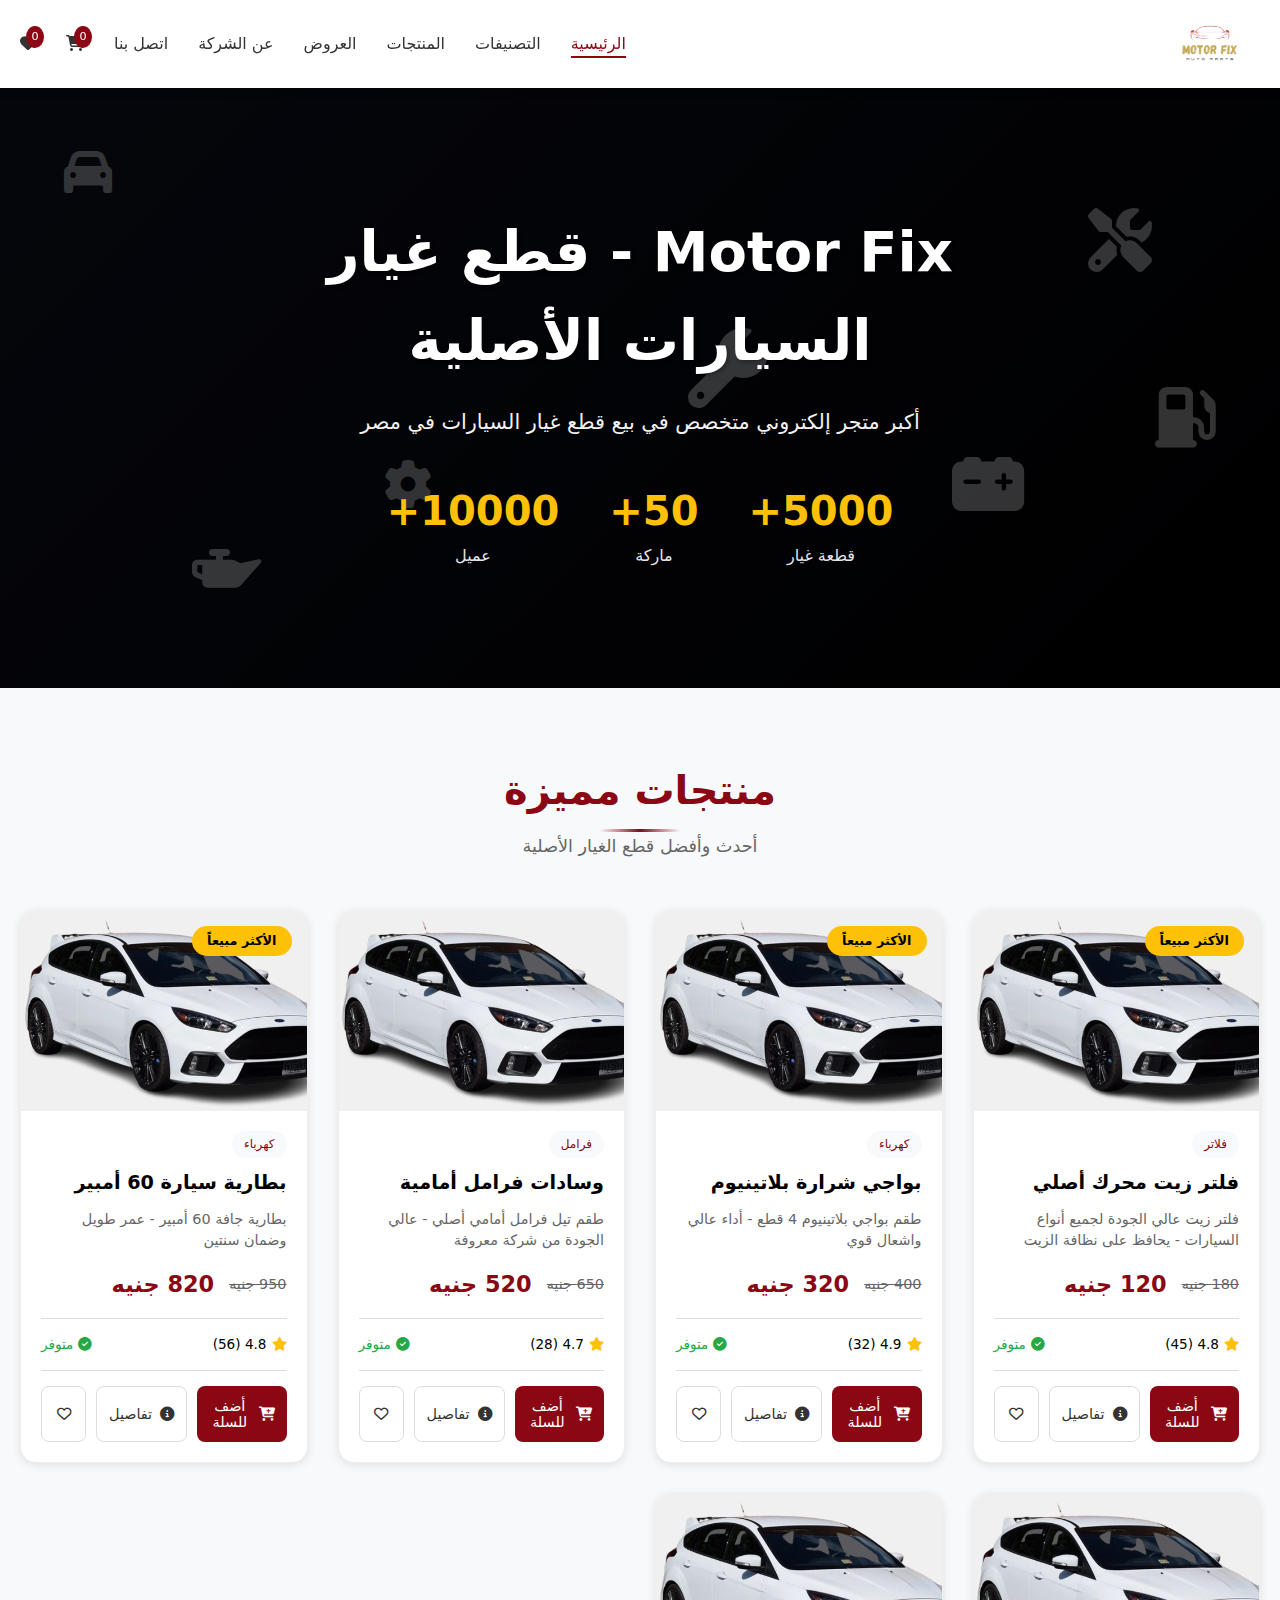
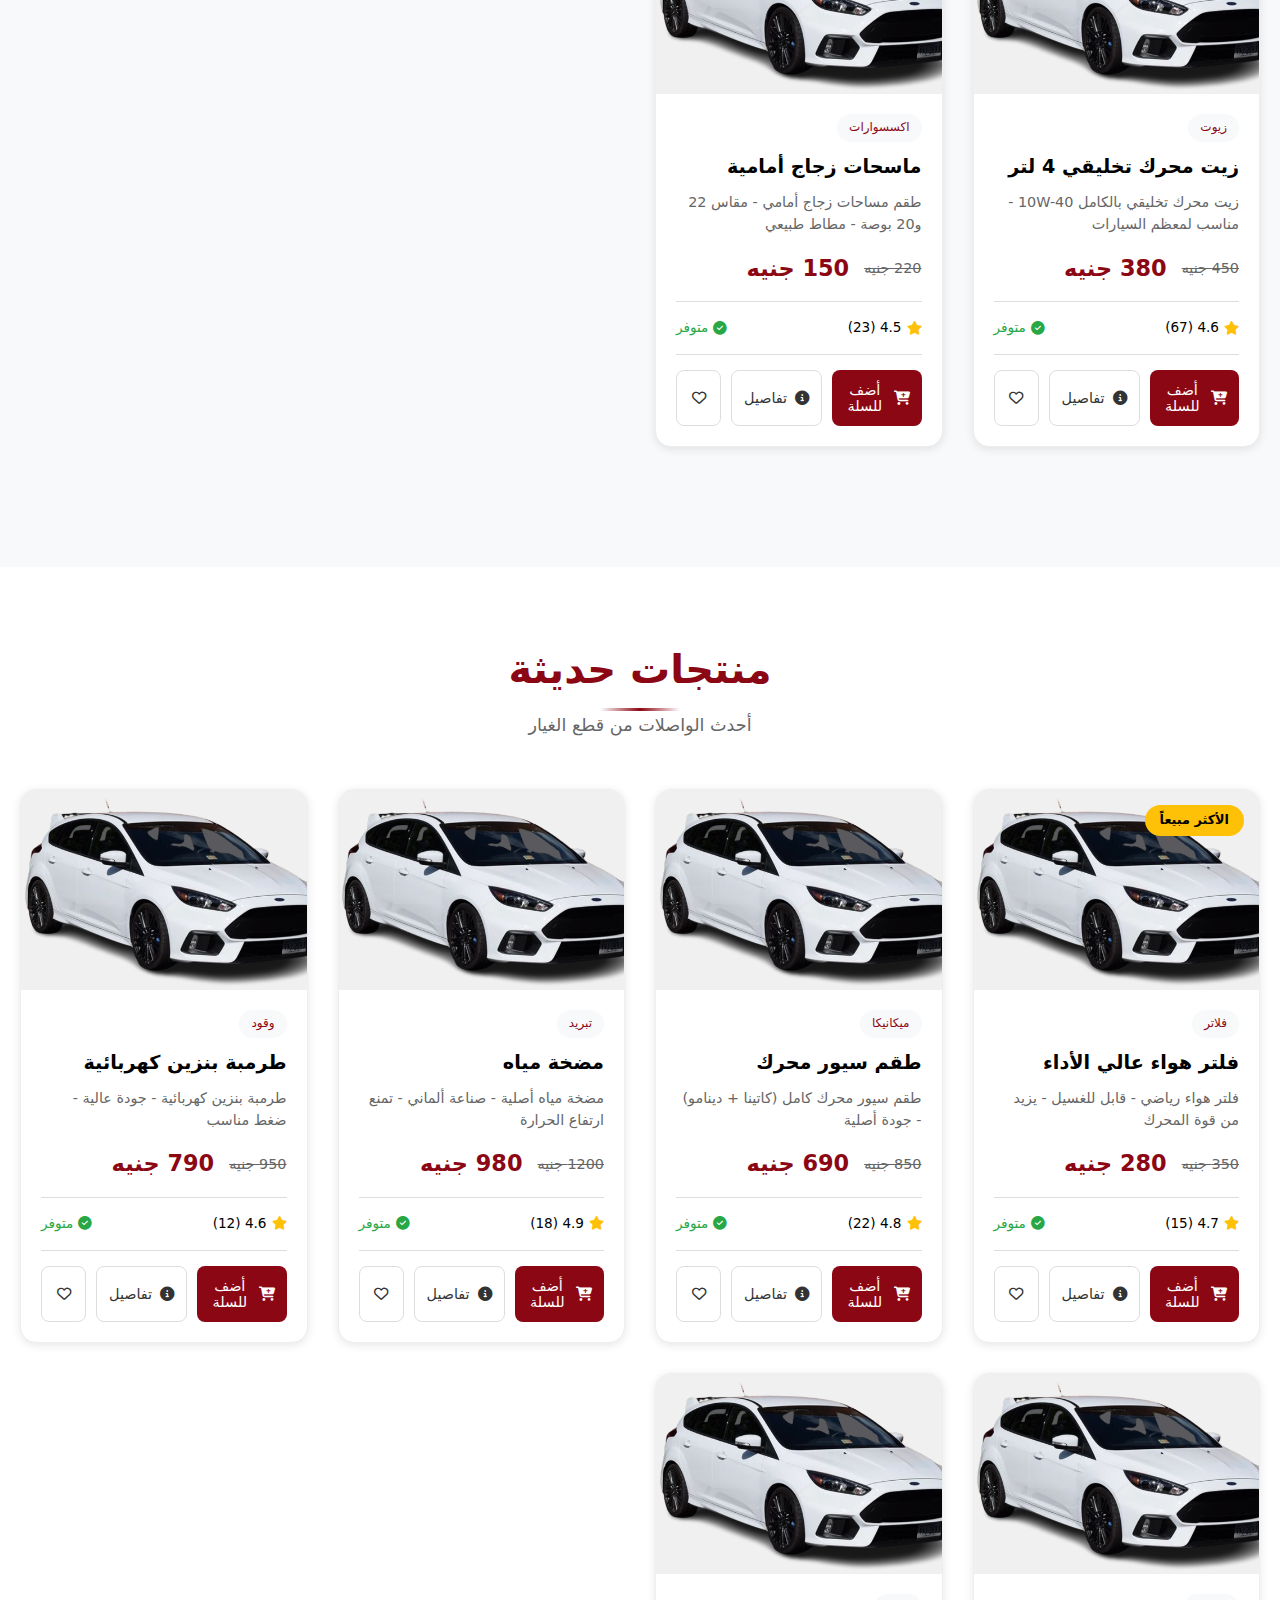
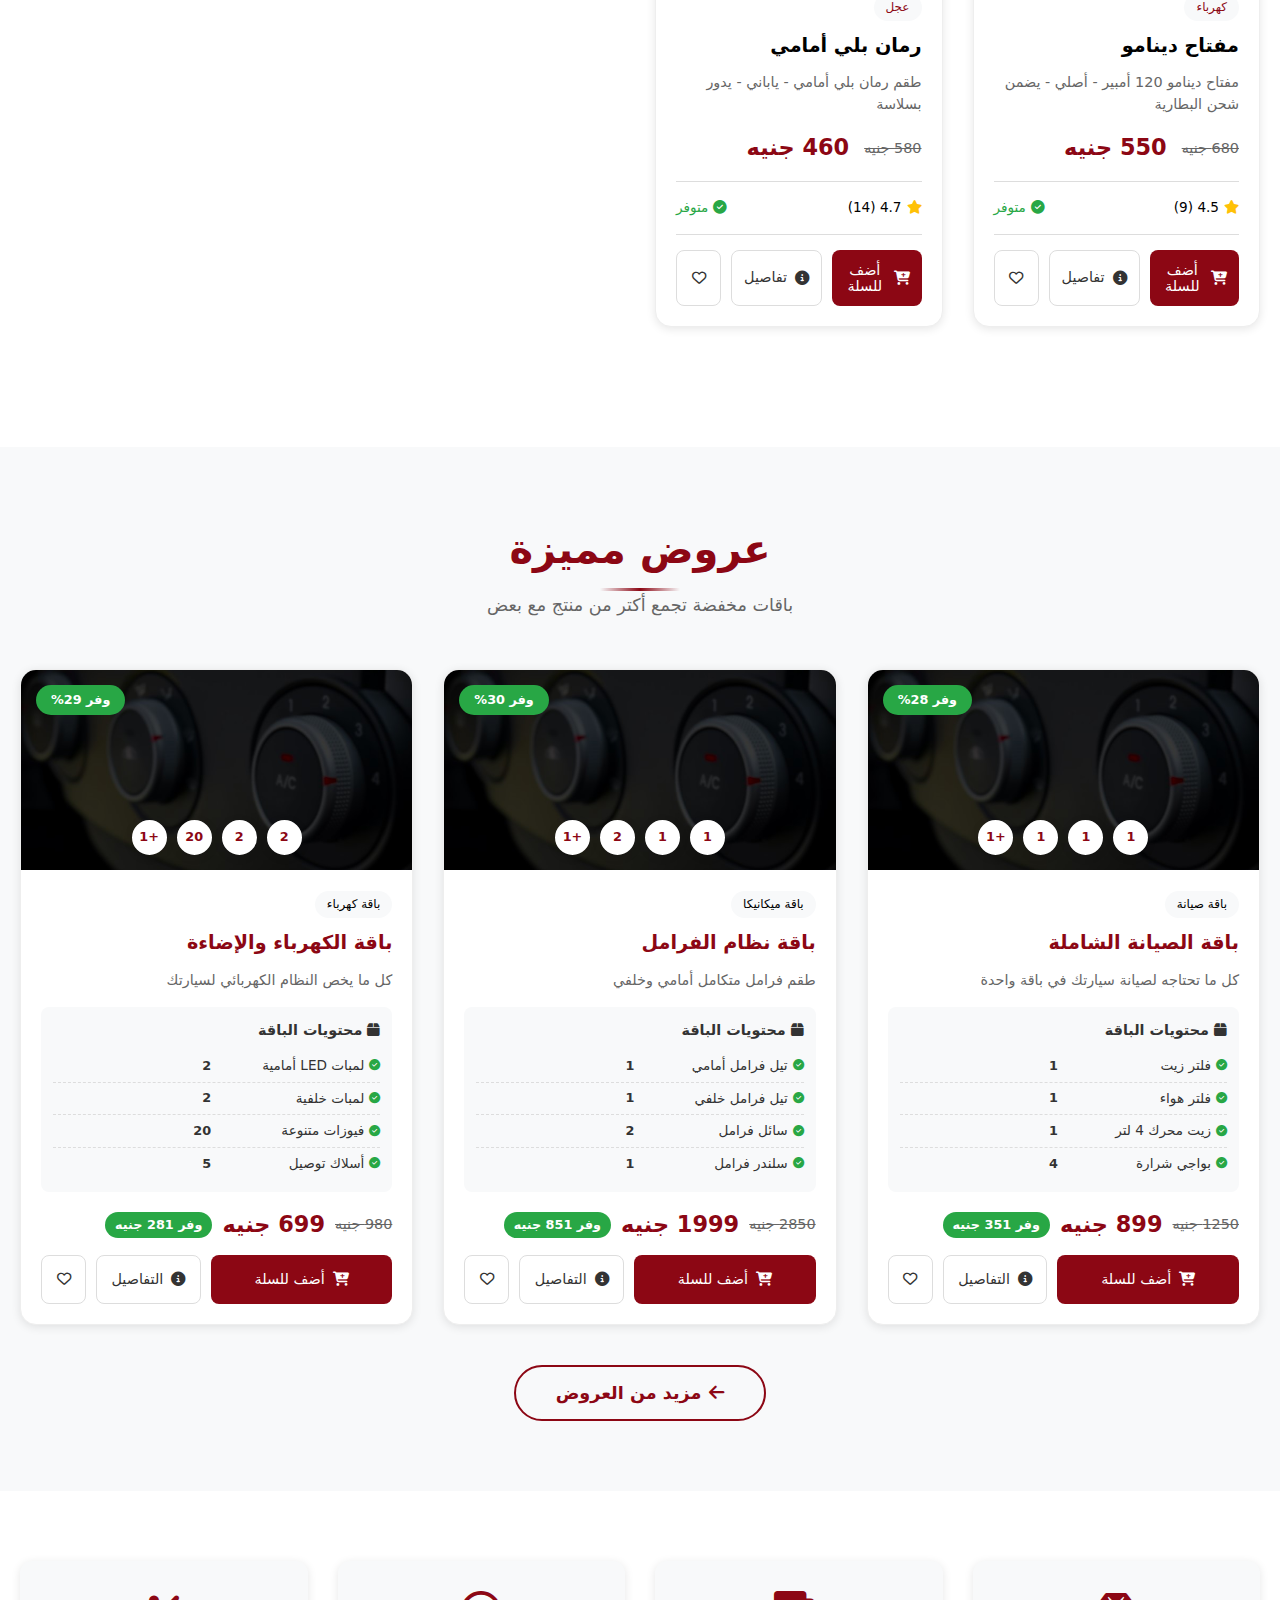
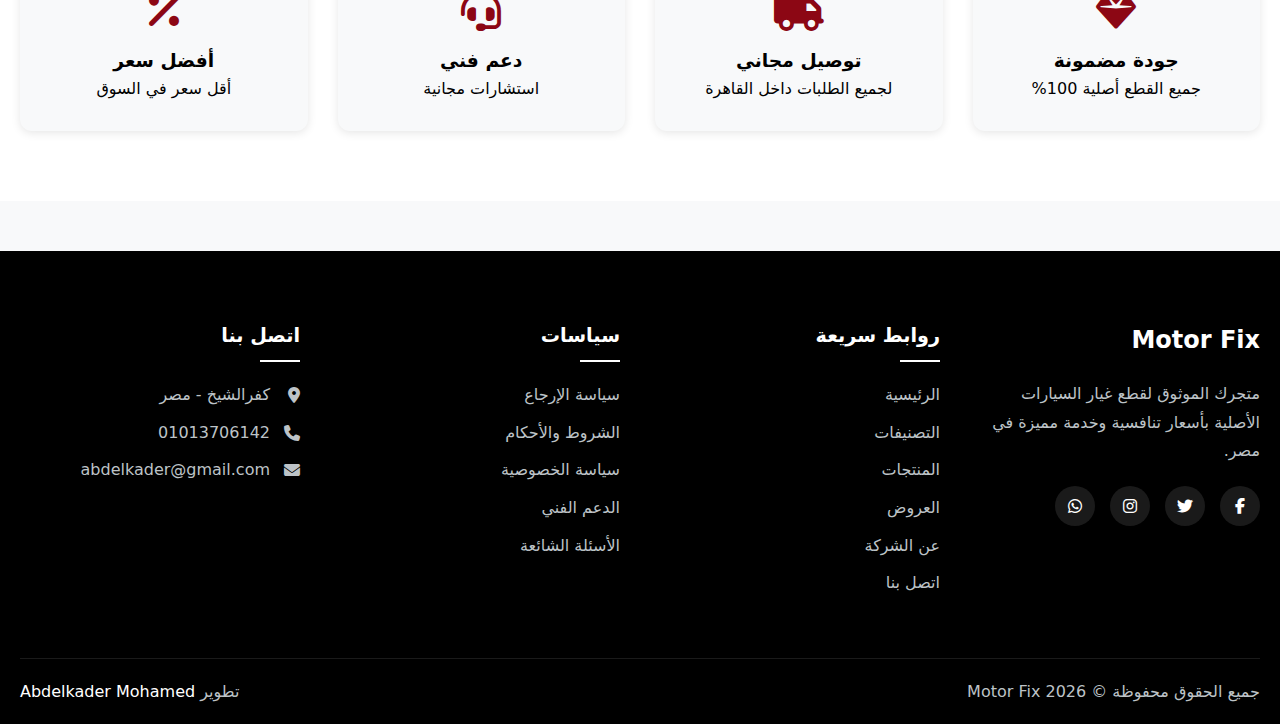
<file: index.html>
<!doctype html>
<html lang="ar" dir="rtl">
  <head>
    <meta charset="UTF-8" />
    <meta name="viewport" content="width=device-width, initial-scale=1.0" />
    <title>Motor Fix - الصفحة الرئيسية</title>
    <link
      rel="stylesheet"
      href="https://cdnjs.cloudflare.com/ajax/libs/font-awesome/6.4.0/css/all.min.css"
    />
    <link rel="stylesheet" href="css/index.css" />
    <!-- Favicons -->
    <link rel="shortcut icon" href="favIcon/favicon.ico" type="image/x-icon" />

    <link
      rel="icon"
      href="favIcon/favicon-16x16.png"
      type="image/png"
      sizes="16x16"
    />
    <link
      rel="icon"
      href="favIcon/favicon-32x32.png"
      type="image/png"
      sizes="32x32"
    />
    <link
      rel="apple-touch-icon"
      sizes="180x180"
      href="favIcon/apple-touch-icon.png"
    />
    <link
      rel="icon"
      type="image/png"
      sizes="192x192"
      href="favIcon/android-chrome-192x192.png"
    />
    <link
      rel="icon"
      type="image/png"
      sizes="512x512"
      href="favIcon/android-chrome-512x512.png"
    />
    <script src="js/index.js" defer></script>
  </head>
  <body>
    <header class="header">
      <div class="container">
        <nav class="navbar">
          <div class="logo">
            <a href="index.html"
              ><img
                src="assets/images/logo.png"
                alt="Motor Fix"
                class="logo-img"
            /></a>
          </div>
          <ul class="nav-links">
            <li><a href="index.html" class="active">الرئيسية</a></li>
            <li><a href="html/categories.html">التصنيفات</a></li>
            <li><a href="html/products.html">المنتجات</a></li>
            <li><a href="html/offers.html">العروض</a></li>
            <li><a href="html/about.html">عن الشركة</a></li>
            <li><a href="html/contact.html">اتصل بنا</a></li>
            <li class="cart-icon">
              <a href="html/cart.html"
                ><i class="fas fa-shopping-cart"></i
                ><span class="cart-count">0</span></a
              >
            </li>
            <li class="favorite-icon">
              <a href="html/fav.html"
                ><i class="fas fa-heart"></i
                ><span class="favorite-count">0</span></a
              >
            </li>
          </ul>
          <div class="mobile-menu-btn"><i class="fas fa-bars"></i></div>
        </nav>
      </div>
    </header>

    <section class="hero-section">
      <div class="moving-icons">
        <i class="fas fa-car moving-icon"></i
        ><i class="fas fa-tools moving-icon"></i
        ><i class="fas fa-oil-can moving-icon"></i>
        <i class="fas fa-car-battery moving-icon"></i
        ><i class="fas fa-cog moving-icon"></i
        ><i class="fas fa-wrench moving-icon"></i>
        <i class="fas fa-gas-pump moving-icon"></i
        ><i class="fas fa-engine moving-icon"></i>
      </div>
      <div class="container">
        <div class="hero-content">
          <h1>Motor Fix - قطع غيار السيارات الأصلية</h1>
          <p>أكبر متجر إلكتروني متخصص في بيع قطع غيار السيارات في مصر</p>
          <div class="hero-stats">
            <div class="stat-item">
              <span class="stat-number">5000+</span
              ><span class="stat-label">قطعة غيار</span>
            </div>
            <div class="stat-item">
              <span class="stat-number">50+</span
              ><span class="stat-label">ماركة</span>
            </div>
            <div class="stat-item">
              <span class="stat-number">10000+</span
              ><span class="stat-label">عميل</span>
            </div>
          </div>
        </div>
      </div>
    </section>

    <section class="section-padding">
      <div class="container">
        <div class="section-header">
          <h2>منتجات مميزة</h2>
          <p>أحدث وأفضل قطع الغيار الأصلية</p>
        </div>
        <div class="products-grid" id="productsGrid"></div>
      </div>
    </section>

    <section
      class="section-padding"
      style="background-color: var(--bg-primary)"
    >
      <div class="container">
        <div class="section-header">
          <h2>منتجات حديثة</h2>
          <p>أحدث الواصلات من قطع الغيار</p>
        </div>
        <div class="products-grid" id="newProductsGrid"></div>
      </div>
    </section>

    <section class="offers-section section-padding">
      <div class="container">
        <div class="section-header">
          <h2>عروض مميزة</h2>
          <p>باقات مخفضة تجمع أكتر من منتج مع بعض</p>
        </div>
        <div class="bundles-grid" id="bundlesGrid"></div>
        <div class="load-more-container">
          <a href="html/offers.html" class="btn-load-more"
            ><i class="fas fa-arrow-left"></i> مزيد من العروض</a
          >
        </div>
      </div>
    </section>

    <section class="features-section">
      <div class="container">
        <div class="features-grid">
          <div class="feature-item">
            <i class="fas fa-gem"></i>
            <h3>جودة مضمونة</h3>
            <p>جميع القطع أصلية 100%</p>
          </div>
          <div class="feature-item">
            <i class="fas fa-truck"></i>
            <h3>توصيل مجاني</h3>
            <p>لجميع الطلبات داخل القاهرة</p>
          </div>
          <div class="feature-item">
            <i class="fas fa-headset"></i>
            <h3>دعم فني</h3>
            <p>استشارات مجانية</p>
          </div>
          <div class="feature-item">
            <i class="fas fa-percent"></i>
            <h3>أفضل سعر</h3>
            <p>أقل سعر في السوق</p>
          </div>
        </div>
      </div>
    </section>

    <!-- Footer -->
    <footer class="footer">
      <div class="container">
        <div class="footer-grid">
          <div class="footer-col">
            <h3>Motor Fix</h3>
            <p>
              متجرك الموثوق لقطع غيار السيارات الأصلية بأسعار تنافسية وخدمة
              مميزة في مصر.
            </p>
            <div class="social-links">
              <a href="#"><i class="fab fa-facebook-f"></i></a>
              <a href="#"><i class="fab fa-twitter"></i></a>
              <a href="#"><i class="fab fa-instagram"></i></a>
              <a href="#"><i class="fab fa-whatsapp"></i></a>
            </div>
          </div>

          <div class="footer-col">
            <h4>روابط سريعة</h4>
            <ul>
              <li><a href="../index.html">الرئيسية</a></li>
              <li><a href="categories.html">التصنيفات</a></li>
              <li><a href="products.html">المنتجات</a></li>
              <li><a href="offers.html">العروض</a></li>
              <li><a href="about.html">عن الشركة</a></li>
              <li><a href="contact.html">اتصل بنا</a></li>
            </ul>
          </div>

          <div class="footer-col">
            <h4>سياسات</h4>
            <ul>
              <li><a href="contact.html">سياسة الإرجاع</a></li>
              <li><a href="contact.html">الشروط والأحكام</a></li>
              <li><a href="contact.html">سياسة الخصوصية</a></li>
              <li><a href="contact.html">الدعم الفني</a></li>
              <li><a href="contact.html">الأسئلة الشائعة</a></li>
            </ul>
          </div>

          <div class="footer-col">
            <h4>اتصل بنا</h4>
            <ul class="contact-info">
              <li>
                <i class="fas fa-map-marker-alt"></i>
                <span>كفرالشيخ - مصر</span>
              </li>
              <li>
                <i class="fas fa-phone"></i>
                <span>01013706142</span>
              </li>
              <li>
                <i class="fas fa-envelope"></i>
                <span>abdelkader@gmail.com</span>
              </li>
            </ul>
          </div>
        </div>

        <div class="footer-bottom">
          <p>
            جميع الحقوق محفوظة &copy;
            <span class="current-year">2026</span> Motor Fix
          </p>
          <p class="developer-credit">
            <a
              href="https://api.whatsapp.com/send?phone=201013706142"
              target="_blank"
              class="developer-link"
            >
              Abdelkader Mohamed 
            </a>
            تطوير
          </p>
        </div>
      </div>
    </footer>
  </body>
</html>
</file>
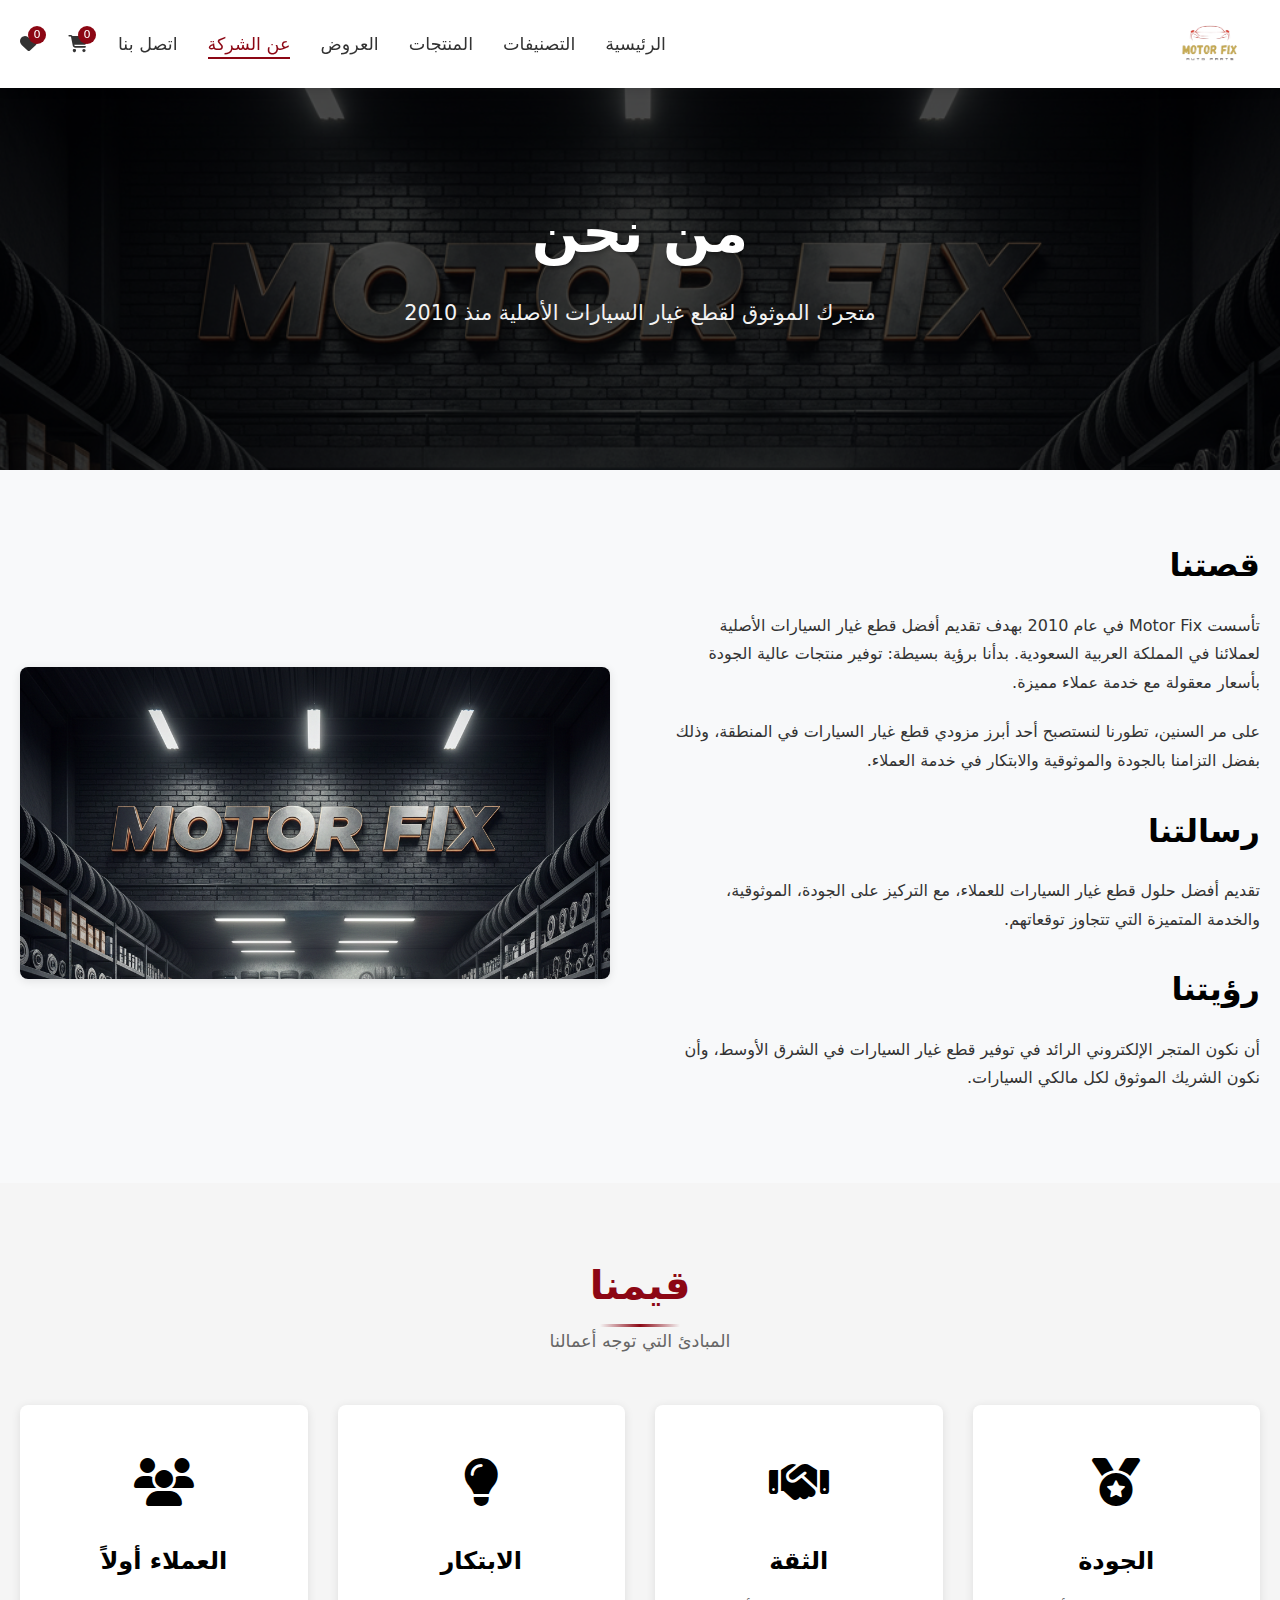
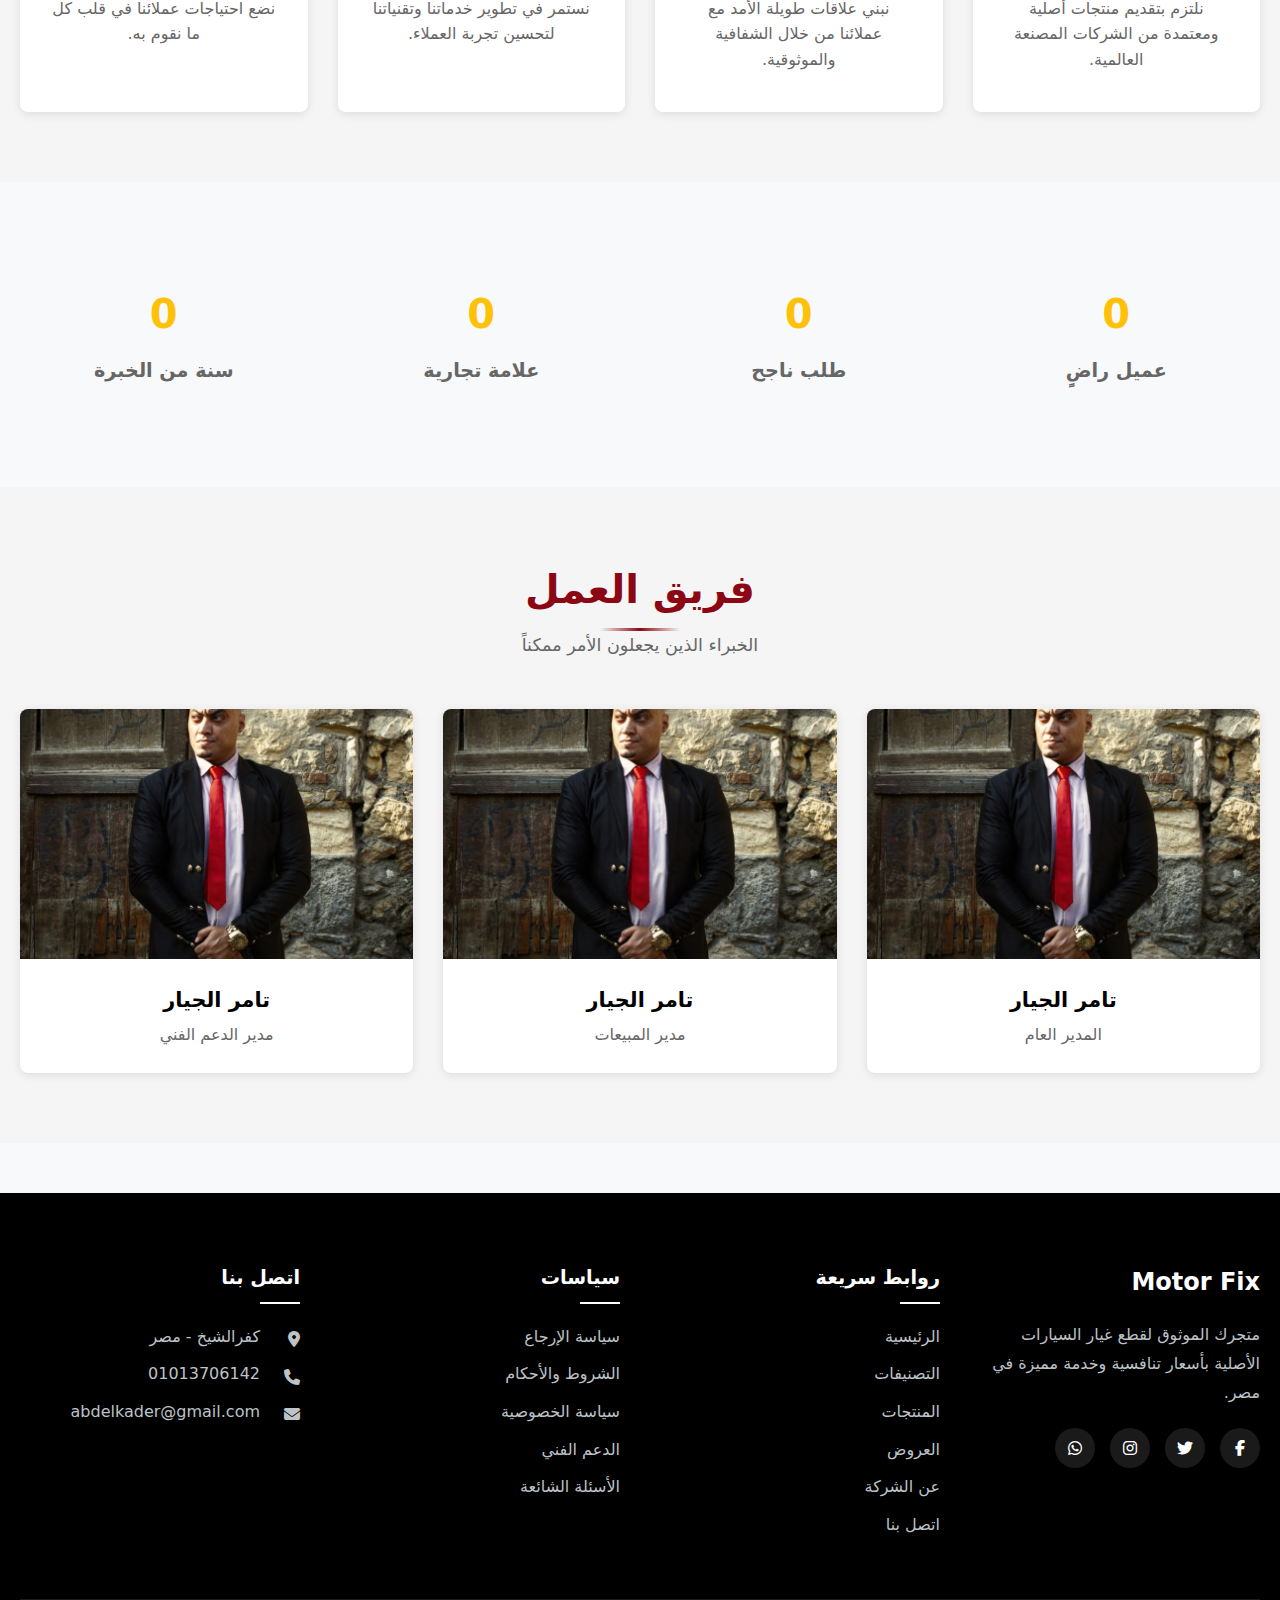
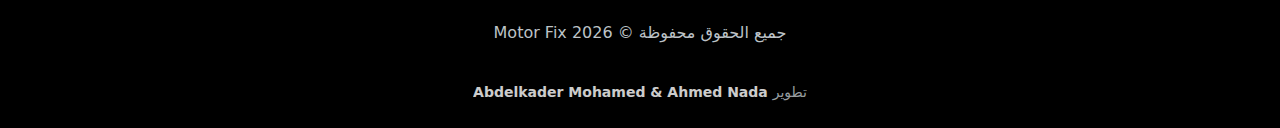
<file: html/about.html>
<!doctype html>
<html lang="ar" dir="rtl">
  <head>
    <meta charset="UTF-8" />
    <meta name="viewport" content="width=device-width, initial-scale=1.0" />
    <title>عن الشركة - Motor Fix</title>
    <link rel="stylesheet" href="../css/about.css" />
    <link rel="stylesheet" href="../css/index.css" />
    <link
      rel="stylesheet"
      href="https://cdnjs.cloudflare.com/ajax/libs/font-awesome/6.4.0/css/all.min.css"
    />
    <!-- Favicons -->
    <link
      rel="shortcut icon"
      href="../favIcon/favicon.ico"
      type="image/x-icon"
    />

    <link
      rel="icon"
      href="../favIcon/favicon-16x16.png"
      type="image/png"
      sizes="16x16"
    />
    <link
      rel="icon"
      href="../favIcon/favicon-32x32.png"
      type="image/png"
      sizes="32x32"
    />
    <link
      rel="apple-touch-icon"
      sizes="180x180"
      href="../favIcon/apple-touch-icon.png"
    />
    <link
      rel="icon"
      type="image/png"
      sizes="192x192"
      href="../favIcon/android-chrome-192x192.png"
    />
    <link
      rel="icon"
      type="image/png"
      sizes="512x512"
      href="../favIcon/android-chrome-512x512.png"
    />
  </head>
  <body>
    <!-- Header -->
    <header class="header">
      <div class="container">
        <nav class="navbar">
          <div class="logo">
            <a href="../index.html">
              <img
                src="../assets/images/logo.png"
                alt="Motor Fix"
                class="logo-img"
              />
            </a>
          </div>

          <ul class="nav-links">
            <li><a href="../index.html">الرئيسية</a></li>
            <li><a href="categories.html">التصنيفات</a></li>
            <li><a href="products.html">المنتجات</a></li>
            <li><a href="offers.html">العروض</a></li>
            <li><a href="about.html" class="active">عن الشركة</a></li>
            <li><a href="contact.html">اتصل بنا</a></li>
            <li class="cart-icon">
              <a href="cart.html">
                <i class="fas fa-shopping-cart"></i>
                <span class="cart-count">0</span>
              </a>
            </li>
            <li class="favorite-icon">
              <a href="fav.html">
                <i class="fas fa-heart"></i>
                <span class="favorite-count">0</span>
              </a>
            </li>
          </ul>

          <div class="mobile-menu-btn">
            <i class="fas fa-bars"></i>
          </div>
        </nav>
      </div>
    </header>

    <!-- About Hero -->
    <section class="about-hero">
      <div class="container">
        <div class="hero-content">
          <h1>من نحن</h1>
          <p>متجرك الموثوق لقطع غيار السيارات الأصلية منذ 2010</p>
        </div>
      </div>
    </section>

    <!-- About Content -->
    <section class="about-content section-padding">
      <div class="container">
        <div class="about-grid">
          <div class="about-text">
            <h2>قصتنا</h2>
            <p>
              تأسست Motor Fix في عام 2010 بهدف تقديم أفضل قطع غيار السيارات
              الأصلية لعملائنا في المملكة العربية السعودية. بدأنا برؤية بسيطة:
              توفير منتجات عالية الجودة بأسعار معقولة مع خدمة عملاء مميزة.
            </p>
            <p>
              على مر السنين، تطورنا لنستصبح أحد أبرز مزودي قطع غيار السيارات في
              المنطقة، وذلك بفضل التزامنا بالجودة والموثوقية والابتكار في خدمة
              العملاء.
            </p>

            <h2>رسالتنا</h2>
            <p>
              تقديم أفضل حلول قطع غيار السيارات للعملاء، مع التركيز على الجودة،
              الموثوقية، والخدمة المتميزة التي تتجاوز توقعاتهم.
            </p>

            <h2>رؤيتنا</h2>
            <p>
              أن نكون المتجر الإلكتروني الرائد في توفير قطع غيار السيارات في
              الشرق الأوسط، وأن نكون الشريك الموثوق لكل مالكي السيارات.
            </p>
          </div>

          <div class="about-image">
            <img src="../assets/images/hero-bg.png" alt="عن Motor Fix" />
          </div>
        </div>
      </div>
    </section>

    <!-- Values Section -->
    <section class="values-section section-padding bg-light">
      <div class="container">
        <div class="section-header">
          <h2>قيمنا</h2>
          <p>المبادئ التي توجه أعمالنا</p>
        </div>

        <div class="values-grid">
          <div class="value-card">
            <div class="value-icon">
              <i class="fas fa-medal"></i>
            </div>
            <h3>الجودة</h3>
            <p>
              نلتزم بتقديم منتجات أصلية ومعتمدة من الشركات المصنعة العالمية.
            </p>
          </div>

          <div class="value-card">
            <div class="value-icon">
              <i class="fas fa-handshake"></i>
            </div>
            <h3>الثقة</h3>
            <p>
              نبني علاقات طويلة الأمد مع عملائنا من خلال الشفافية والموثوقية.
            </p>
          </div>

          <div class="value-card">
            <div class="value-icon">
              <i class="fas fa-lightbulb"></i>
            </div>
            <h3>الابتكار</h3>
            <p>نستمر في تطوير خدماتنا وتقنياتنا لتحسين تجربة العملاء.</p>
          </div>

          <div class="value-card">
            <div class="value-icon">
              <i class="fas fa-users"></i>
            </div>
            <h3>العملاء أولاً</h3>
            <p>نضع احتياجات عملائنا في قلب كل ما نقوم به.</p>
          </div>
        </div>
      </div>
    </section>

    <!-- Stats Section -->
    <section class="stats-section section-padding">
      <div class="container">
        <div class="stats-grid">
          <div class="stat-card">
            <div class="stat-number" data-count="5000">0</div>
            <div class="stat-text">عميل راضٍ</div>
          </div>

          <div class="stat-card">
            <div class="stat-number" data-count="10000">0</div>
            <div class="stat-text">طلب ناجح</div>
          </div>

          <div class="stat-card">
            <div class="stat-number" data-count="50">0</div>
            <div class="stat-text">علامة تجارية</div>
          </div>

          <div class="stat-card">
            <div class="stat-number" data-count="16">0</div>
            <div class="stat-text">سنة من الخبرة</div>
          </div>
        </div>
      </div>
    </section>

    <!-- Team Section -->
    <section class="team-section section-padding bg-light">
      <div class="container">
        <div class="section-header">
          <h2>فريق العمل</h2>
          <p>الخبراء الذين يجعلون الأمر ممكناً</p>
        </div>

        <div class="team-grid">
          <div class="team-card">
            <div class="team-image">
              <img src="../assets/tamer.jpg" alt="مدير عام" />
            </div>
            <div class="team-info">
              <h3>تامر الجيار</h3>
              <p>المدير العام</p>
            </div>
          </div>

          <div class="team-card">
            <div class="team-image">
              <img src="../assets/tamer.jpg" alt="مدير المبيعات" />
            </div>
            <div class="team-info">
              <h3>تامر الجيار</h3>
              <p>مدير المبيعات</p>
            </div>
          </div>

          <div class="team-card">
            <div class="team-image">
              <img src="../assets/tamer.jpg" alt="مدير الدعم الفني" />
            </div>
            <div class="team-info">
              <h3>تامر الجيار</h3>
              <p>مدير الدعم الفني</p>
            </div>
          </div>
        </div>
      </div>
    </section>

    <!-- Footer -->
    <footer class="footer">
      <div class="container">
        <div class="footer-grid">
          <div class="footer-col">
            <h3>Motor Fix</h3>
            <p>
              متجرك الموثوق لقطع غيار السيارات الأصلية بأسعار تنافسية وخدمة
              مميزة في مصر.
            </p>
            <div class="social-links">
              <a href="#"><i class="fab fa-facebook-f"></i></a>
              <a href="#"><i class="fab fa-twitter"></i></a>
              <a href="#"><i class="fab fa-instagram"></i></a>
              <a href="#"><i class="fab fa-whatsapp"></i></a>
            </div>
          </div>

          <div class="footer-col">
            <h4>روابط سريعة</h4>
            <ul>
              <li><a href="../index.html">الرئيسية</a></li>
              <li><a href="categories.html">التصنيفات</a></li>
              <li><a href="products.html">المنتجات</a></li>
              <li><a href="offers.html">العروض</a></li>
              <li><a href="about.html">عن الشركة</a></li>
              <li><a href="contact.html">اتصل بنا</a></li>
            </ul>
          </div>

          <div class="footer-col">
            <h4>سياسات</h4>
            <ul>
              <li><a href="contact.html">سياسة الإرجاع</a></li>
              <li><a href="contact.html">الشروط والأحكام</a></li>
              <li><a href="contact.html">سياسة الخصوصية</a></li>
              <li><a href="contact.html">الدعم الفني</a></li>
              <li><a href="contact.html">الأسئلة الشائعة</a></li>
            </ul>
          </div>

          <div class="footer-col">
            <h4>اتصل بنا</h4>
            <ul class="contact-info">
              <li>
                <i class="fas fa-map-marker-alt"></i>
                <span>كفرالشيخ - مصر</span>
              </li>
              <li>
                <i class="fas fa-phone"></i>
                <span>01013706142</span>
              </li>
              <li>
                <i class="fas fa-envelope"></i>
                <span>abdelkader@gmail.com</span>
              </li>
            </ul>
          </div>
        </div>
        <div class="footer-bottom">
          <p>
            جميع الحقوق محفوظة &copy;
            <span class="current-year">2026</span> Motor Fix
          </p>
          <p class="developer-credit">
            <a
              href="https://api.whatsapp.com/send?phone=201013706142"
              target="_blank"
              class="developer-link"
            >
              Abdelkader Mohamed &
            </a>
            <a
              href="https://api.whatsapp.com/send?phone=201010942959"
              target="_blank"
              class="developer-link"
            >
              Ahmed Nada
            </a>
            تطوير
          </p>
        </div>
      </div>
    </footer>

    <script src="../js/about.js"></script>
  </body>
</html>
</file>
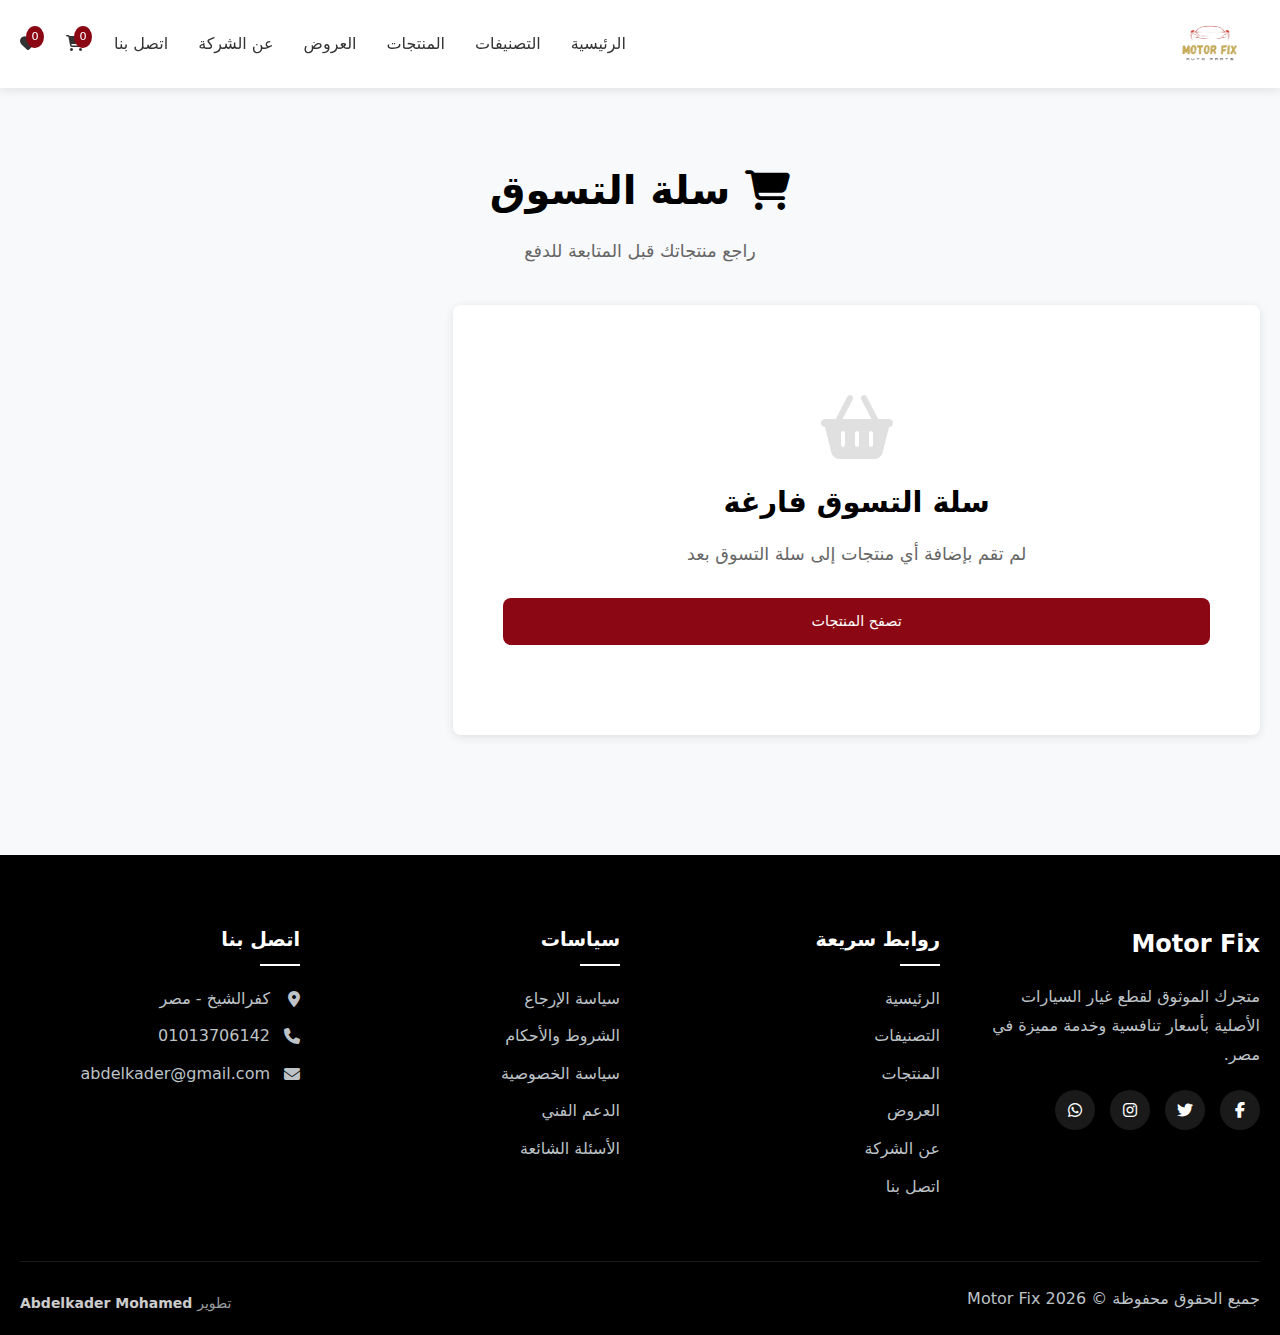
<file: html/cart.html>
<!doctype html>
<html lang="ar" dir="rtl">
  <head>
    <meta charset="UTF-8" />
    <meta name="viewport" content="width=device-width, initial-scale=1.0" />
    <title>سلة التسوق - Motor Fix</title>
    <link rel="stylesheet" href="../css/cart.css" />
    <link rel="stylesheet" href="../css/index.css" />
    <link
      rel="stylesheet"
      href="https://cdnjs.cloudflare.com/ajax/libs/font-awesome/6.4.0/css/all.min.css"
    />
    <!-- Favicons -->
    <link
      rel="shortcut icon"
      href="../favIcon/favicon.ico"
      type="image/x-icon"
    />

    <link
      rel="icon"
      href="../favIcon/favicon-16x16.png"
      type="image/png"
      sizes="16x16"
    />
    <link
      rel="icon"
      href="../favIcon/favicon-32x32.png"
      type="image/png"
      sizes="32x32"
    />
    <link
      rel="apple-touch-icon"
      sizes="180x180"
      href="../favIcon/apple-touch-icon.png"
    />
    <link
      rel="icon"
      type="image/png"
      sizes="192x192"
      href="../favIcon/android-chrome-192x192.png"
    />
    <link
      rel="icon"
      type="image/png"
      sizes="512x512"
      href="../favIcon/android-chrome-512x512.png"
    />
  </head>
  <body>
    <!-- Header -->
    <header class="header">
      <div class="container">
        <nav class="navbar">
          <div class="logo">
            <a href="../index.html">
              <img
                src="../assets/images/logo.png"
                alt="Motor Fix"
                class="logo-img"
              />
            </a>
          </div>

          <ul class="nav-links">
            <li><a href="../index.html">الرئيسية</a></li>
            <li><a href="categories.html">التصنيفات</a></li>
            <li><a href="products.html">المنتجات</a></li>
            <li><a href="offers.html">العروض</a></li>
            <li><a href="about.html">عن الشركة</a></li>
            <li><a href="contact.html">اتصل بنا</a></li>
            <li class="cart-icon active">
              <a href="cart.html">
                <i class="fas fa-shopping-cart"></i>
                <span class="cart-count">0</span>
              </a>
            </li>
            <li class="favorite-icon">
              <a href="fav.html">
                <i class="fas fa-heart"></i>
                <span class="favorite-count">0</span>
              </a>
            </li>
          </ul>

          <div class="mobile-menu-btn">
            <i class="fas fa-bars"></i>
          </div>
        </nav>
      </div>
    </header>

    <!-- Cart Section -->
    <section class="cart-section section-padding">
      <div class="container">
        <div class="cart-header">
          <h1><i class="fas fa-shopping-cart"></i> سلة التسوق</h1>
          <p>راجع منتجاتك قبل المتابعة للدفع</p>
        </div>

        <div class="cart-container">
          <div class="cart-items" id="cartItems">
            <!-- Cart items will be loaded by JavaScript -->
            <div class="cart-empty" id="cartEmpty">
              <i class="fas fa-shopping-basket"></i>
              <h3>سلة التسوق فارغة</h3>
              <p>لم تقم بإضافة أي منتجات إلى سلة التسوق بعد</p>
              <a href="products.html" class="btn btn-primary">تصفح المنتجات</a>
            </div>
          </div>

          <div class="cart-summary" id="cartSummary">
            <h3>ملخص الطلب</h3>
            <div class="summary-details">
              <div class="summary-row">
                <span>عدد المنتجات:</span>
                <span id="itemsCount">0</span>
              </div>
              <div class="summary-row">
                <span>المجموع الفرعي:</span>
                <span id="subtotal">0 جنيه</span>
              </div>
              <div class="summary-row">
                <span>رسوم الشحن:</span>
                <span id="shipping">25 جنيه</span>
              </div>
              <div class="summary-row total">
                <span>المجموع الكلي:</span>
                <span id="total">25 جنيه</span>
              </div>
            </div>
            <a
              href="checkout.html"
              class="btn btn-primary btn-checkout"
              id="checkoutBtn"
              >متابعة الدفع</a
            >
            <a href="products.html" class="btn btn-secondary">متابعة التسوق</a>
          </div>
        </div>
      </div>
    </section>

    <!-- Footer -->
    <footer class="footer">
      <div class="container">
        <div class="footer-grid">
          <div class="footer-col">
            <h3>Motor Fix</h3>
            <p>
              متجرك الموثوق لقطع غيار السيارات الأصلية بأسعار تنافسية وخدمة
              مميزة في مصر.
            </p>
            <div class="social-links">
              <a href="#"><i class="fab fa-facebook-f"></i></a>
              <a href="#"><i class="fab fa-twitter"></i></a>
              <a href="#"><i class="fab fa-instagram"></i></a>
              <a href="#"><i class="fab fa-whatsapp"></i></a>
            </div>
          </div>

          <div class="footer-col">
            <h4>روابط سريعة</h4>
            <ul>
              <li><a href="../index.html">الرئيسية</a></li>
              <li><a href="categories.html">التصنيفات</a></li>
              <li><a href="products.html">المنتجات</a></li>
              <li><a href="offers.html">العروض</a></li>
              <li><a href="about.html">عن الشركة</a></li>
              <li><a href="contact.html">اتصل بنا</a></li>
            </ul>
          </div>

          <div class="footer-col">
            <h4>سياسات</h4>
            <ul>
              <li><a href="contact.html">سياسة الإرجاع</a></li>
              <li><a href="contact.html">الشروط والأحكام</a></li>
              <li><a href="contact.html">سياسة الخصوصية</a></li>
              <li><a href="contact.html">الدعم الفني</a></li>
              <li><a href="contact.html">الأسئلة الشائعة</a></li>
            </ul>
          </div>

          <div class="footer-col">
            <h4>اتصل بنا</h4>
            <ul class="contact-info">
              <li>
                <i class="fas fa-map-marker-alt"></i>
                <span>كفرالشيخ - مصر</span>
              </li>
              <li>
                <i class="fas fa-phone"></i>
                <span>01013706142</span>
              </li>
              <li>
                <i class="fas fa-envelope"></i>
                <span>abdelkader@gmail.com</span>
              </li>
            </ul>
          </div>
        </div>
        <div class="footer-bottom">
          <p>
            جميع الحقوق محفوظة &copy;
            <span class="current-year">2026</span> Motor Fix
          </p>
           <p class="developer-credit">
            <a
              href="https://api.whatsapp.com/send?phone=201013706142"
              target="_blank"
              class="developer-link"
            >
              Abdelkader Mohamed 
            </a>
            تطوير
          </p>
        </div>
      </div>
    </footer>
    <script src="../js/cart.js"></script>
  </body>
</html>
</file>
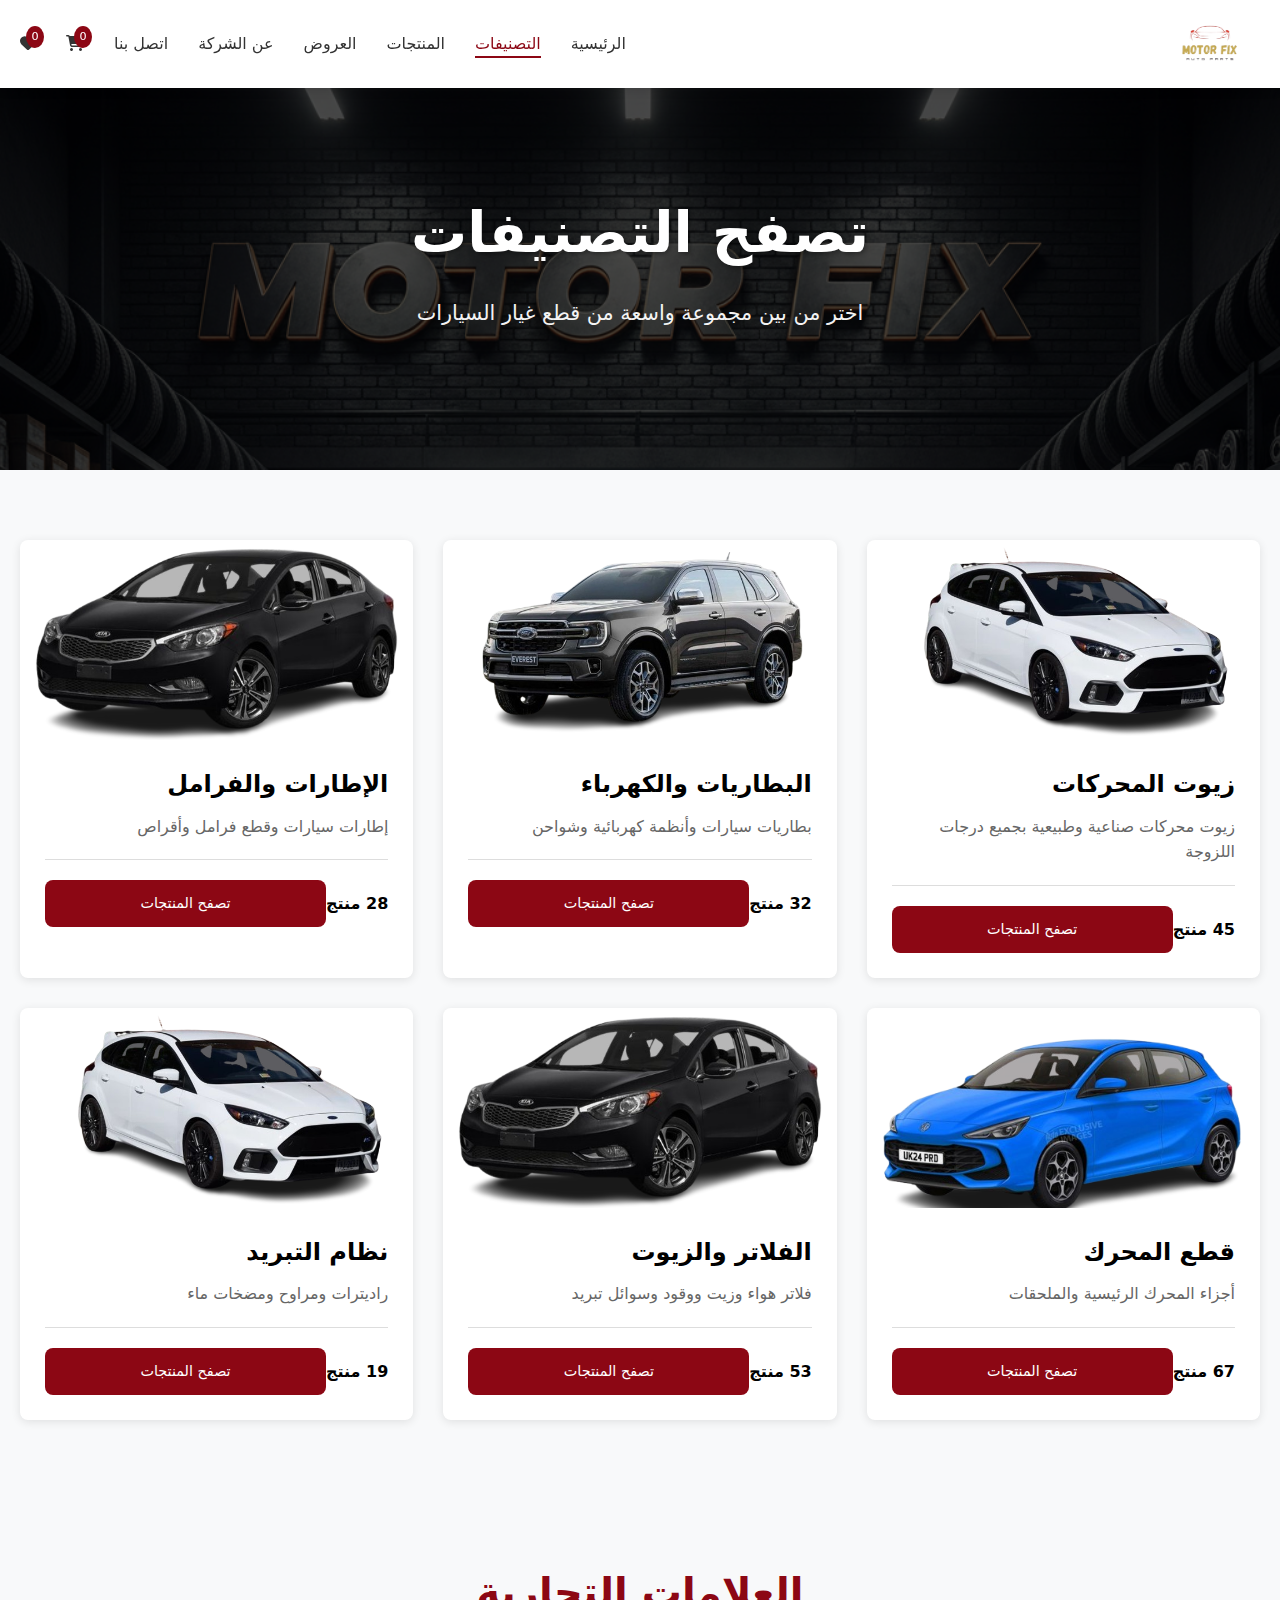
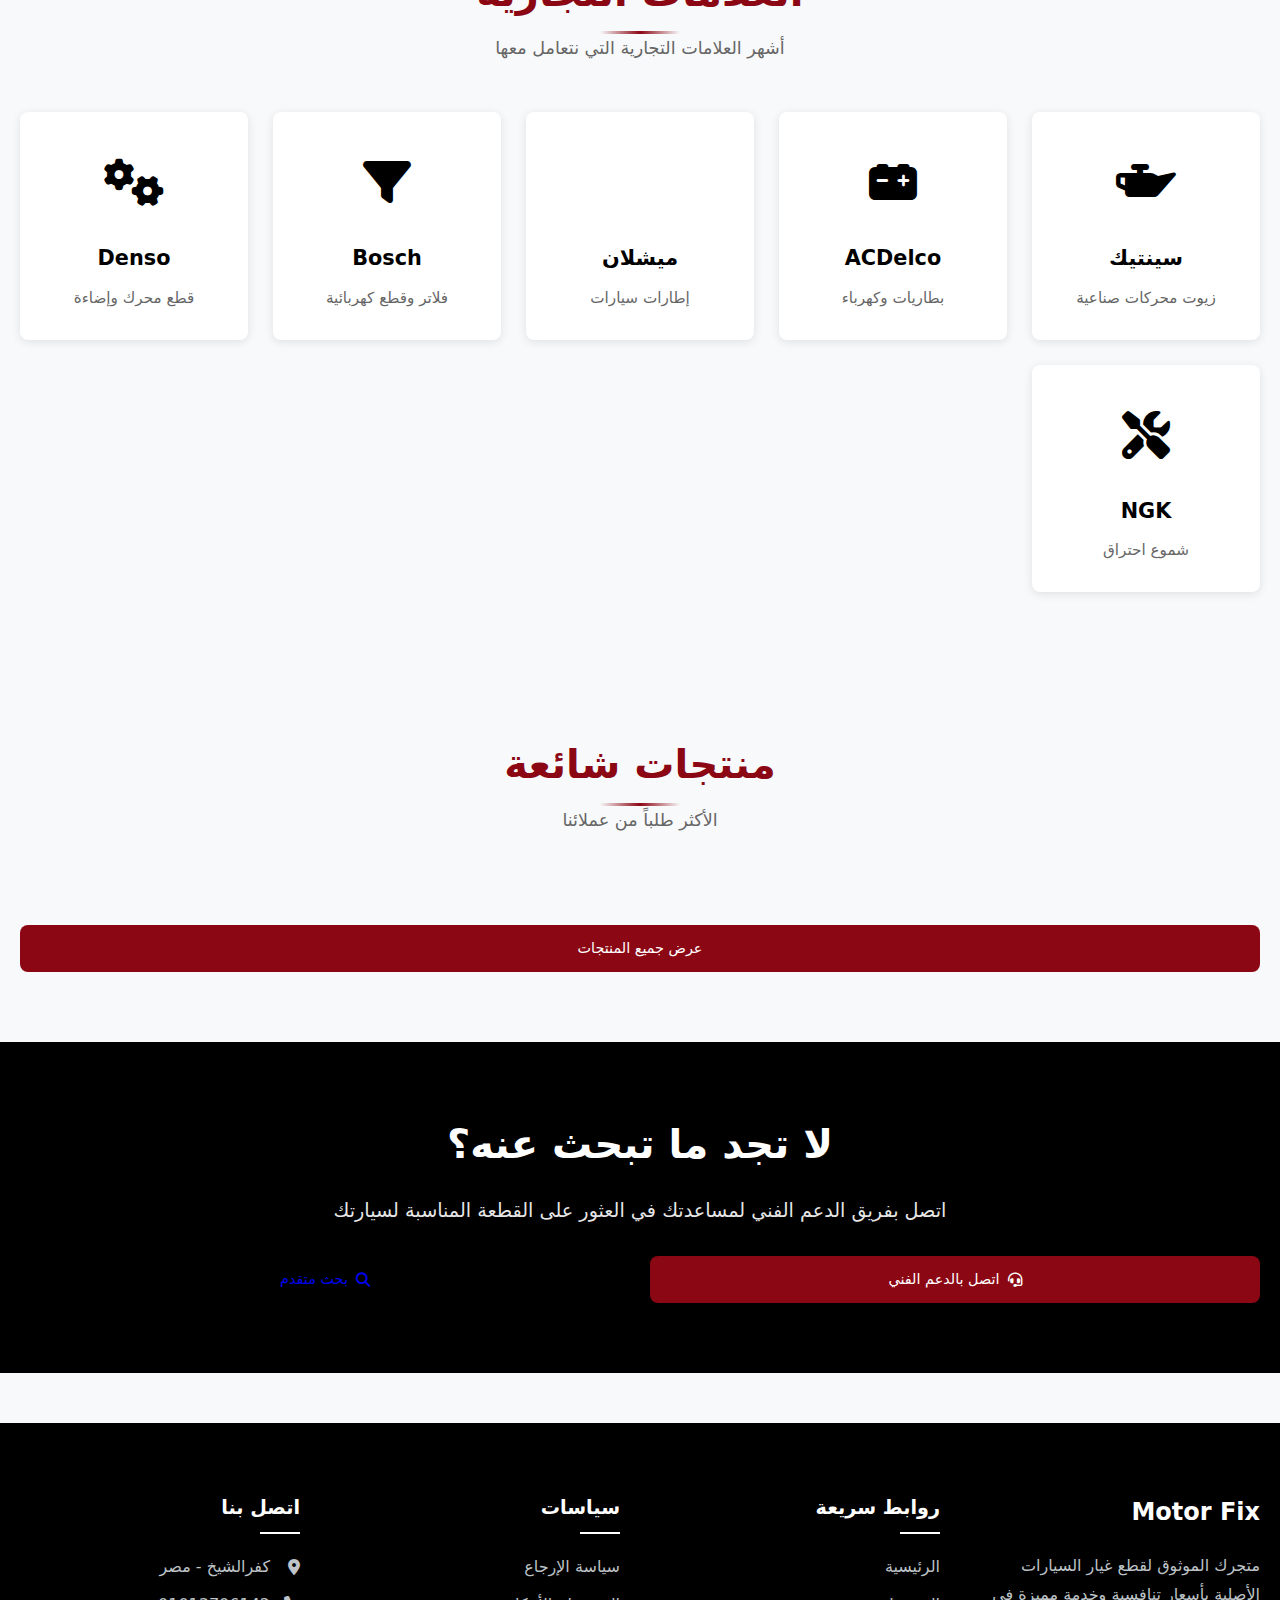
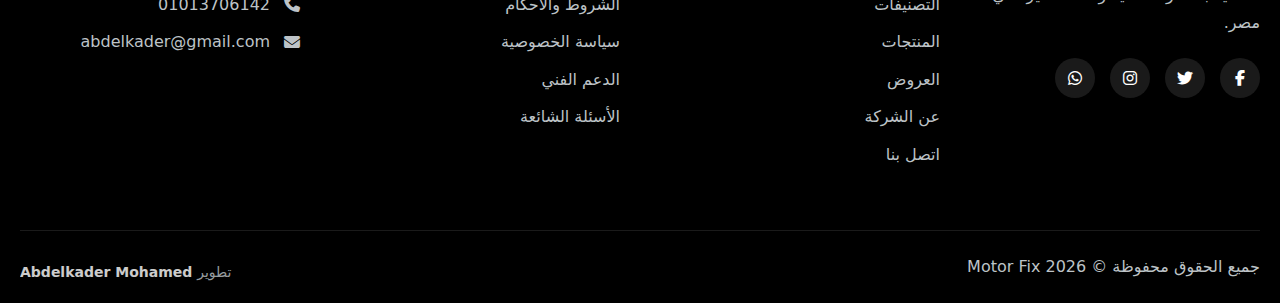
<file: html/categories.html>
<!doctype html>
<html lang="ar" dir="rtl">
  <head>
    <meta charset="UTF-8" />
    <meta name="viewport" content="width=device-width, initial-scale=1.0" />
    <title>التصنيفات - Motor Fix</title>
    <link rel="stylesheet" href="../css/categories.css" />
    <link rel="stylesheet" href="../css/index.css" />
    <link
      rel="stylesheet"
      href="https://cdnjs.cloudflare.com/ajax/libs/font-awesome/6.4.0/css/all.min.css"
    />
    <!-- Favicons -->
    <link
      rel="shortcut icon"
      href="../favIcon/favicon.ico"
      type="image/x-icon"
    />

    <link
      rel="icon"
      href="../favIcon/favicon-16x16.png"
      type="image/png"
      sizes="16x16"
    />
    <link
      rel="icon"
      href="../favIcon/favicon-32x32.png"
      type="image/png"
      sizes="32x32"
    />
    <link
      rel="apple-touch-icon"
      sizes="180x180"
      href="../favIcon/apple-touch-icon.png"
    />
    <link
      rel="icon"
      type="image/png"
      sizes="192x192"
      href="../favIcon/android-chrome-192x192.png"
    />
    <link
      rel="icon"
      type="image/png"
      sizes="512x512"
      href="../favIcon/android-chrome-512x512.png"
    />
  </head>
  <body>
    <!-- Header -->
    <header class="header">
      <div class="container">
        <nav class="navbar">
          <div class="logo">
            <a href="../index.html">
              <img
                src="../assets/images/logo.png"
                alt="Motor Fix"
                class="logo-img"
              />
            </a>
          </div>

          <ul class="nav-links">
            <li><a href="../index.html">الرئيسية</a></li>
            <li><a href="categories.html" class="active">التصنيفات</a></li>
            <li><a href="products.html">المنتجات</a></li>
            <li><a href="offers.html">العروض</a></li>
            <li><a href="about.html">عن الشركة</a></li>
            <li><a href="contact.html">اتصل بنا</a></li>
            <li class="cart-icon">
              <a href="cart.html">
                <i class="fas fa-shopping-cart"></i>
                <span class="cart-count">0</span>
              </a>
            </li>
            <li class="favorite-icon">
              <a href="fav.html">
                <i class="fas fa-heart"></i>
                <span class="favorite-count">0</span>
              </a>
            </li>
          </ul>

          <div class="mobile-menu-btn">
            <i class="fas fa-bars"></i>
          </div>
        </nav>
      </div>
    </header>

    <!-- Categories Hero -->
    <section class="categories-hero">
      <div class="container">
        <div class="hero-content">
          <h1>تصفح التصنيفات</h1>
          <p>اختر من بين مجموعة واسعة من قطع غيار السيارات</p>
        </div>
      </div>
    </section>

    <!-- Categories Section -->
    <section class="categories-section section-padding">
      <div class="container">
        <div class="categories-grid" id="categoriesGrid">
          <!-- Categories will be loaded by JavaScript -->
        </div>
      </div>
    </section>

    <!-- Brands Section -->
    <section class="brands-section section-padding bg-light">
      <div class="container">
        <div class="section-header">
          <h2>العلامات التجارية</h2>
          <p>أشهر العلامات التجارية التي نتعامل معها</p>
        </div>

        <div class="brands-grid">
          <div class="brand-card">
            <div class="brand-logo">
              <i class="fas fa-oil-can"></i>
            </div>
            <h3>سينتيك</h3>
            <p>زيوت محركات صناعية</p>
          </div>

          <div class="brand-card">
            <div class="brand-logo">
              <i class="fas fa-car-battery"></i>
            </div>
            <h3>ACDelco</h3>
            <p>بطاريات وكهرباء</p>
          </div>

          <div class="brand-card">
            <div class="brand-logo">
              <i class="fas fa-tire"></i>
            </div>
            <h3>ميشلان</h3>
            <p>إطارات سيارات</p>
          </div>

          <div class="brand-card">
            <div class="brand-logo">
              <i class="fas fa-filter"></i>
            </div>
            <h3>Bosch</h3>
            <p>فلاتر وقطع كهربائية</p>
          </div>

          <div class="brand-card">
            <div class="brand-logo">
              <i class="fas fa-cogs"></i>
            </div>
            <h3>Denso</h3>
            <p>قطع محرك وإضاءة</p>
          </div>

          <div class="brand-card">
            <div class="brand-logo">
              <i class="fas fa-tools"></i>
            </div>
            <h3>NGK</h3>
            <p>شموع احتراق</p>
          </div>
        </div>
      </div>
    </section>

    <!-- Popular Products -->
    <section class="popular-products section-padding">
      <div class="container">
        <div class="section-header">
          <h2>منتجات شائعة</h2>
          <p>الأكثر طلباً من عملائنا</p>
        </div>

        <div class="products-grid" id="popularProducts">
          <!-- Popular products will be loaded by JavaScript -->
        </div>

        <div class="text-center">
          <a href="products.html" class="btn btn-primary">عرض جميع المنتجات</a>
        </div>
      </div>
    </section>

    <!-- CTA Section -->
    <section class="cta-section section-padding bg-dark">
      <div class="container">
        <div class="cta-content">
          <h2>لا تجد ما تبحث عنه؟</h2>
          <p>
            اتصل بفريق الدعم الفني لمساعدتك في العثور على القطعة المناسبة
            لسيارتك
          </p>
          <div class="cta-buttons">
            <a href="contact.html" class="btn btn-primary">
              <i class="fas fa-headset"></i> اتصل بالدعم الفني
            </a>
            <a href="products.html" class="btn btn-secondary">
              <i class="fas fa-search"></i> بحث متقدم
            </a>
          </div>
        </div>
      </div>
    </section>
    <!-- Footer -->
    <footer class="footer">
      <div class="container">
        <div class="footer-grid">
          <div class="footer-col">
            <h3>Motor Fix</h3>
            <p>
              متجرك الموثوق لقطع غيار السيارات الأصلية بأسعار تنافسية وخدمة
              مميزة في مصر.
            </p>
            <div class="social-links">
              <a href="#"><i class="fab fa-facebook-f"></i></a>
              <a href="#"><i class="fab fa-twitter"></i></a>
              <a href="#"><i class="fab fa-instagram"></i></a>
              <a href="#"><i class="fab fa-whatsapp"></i></a>
            </div>
          </div>

          <div class="footer-col">
            <h4>روابط سريعة</h4>
            <ul>
              <li><a href="../index.html">الرئيسية</a></li>
              <li><a href="categories.html">التصنيفات</a></li>
              <li><a href="products.html">المنتجات</a></li>
              <li><a href="offers.html">العروض</a></li>
              <li><a href="about.html">عن الشركة</a></li>
              <li><a href="contact.html">اتصل بنا</a></li>
            </ul>
          </div>

          <div class="footer-col">
            <h4>سياسات</h4>
            <ul>
              <li><a href="contact.html">سياسة الإرجاع</a></li>
              <li><a href="contact.html">الشروط والأحكام</a></li>
              <li><a href="contact.html">سياسة الخصوصية</a></li>
              <li><a href="contact.html">الدعم الفني</a></li>
              <li><a href="contact.html">الأسئلة الشائعة</a></li>
            </ul>
          </div>

          <div class="footer-col">
            <h4>اتصل بنا</h4>
            <ul class="contact-info">
              <li>
                <i class="fas fa-map-marker-alt"></i>
                <span>كفرالشيخ - مصر</span>
              </li>
              <li>
                <i class="fas fa-phone"></i>
                <span>01013706142</span>
              </li>
              <li>
                <i class="fas fa-envelope"></i>
                <span>abdelkader@gmail.com</span>
              </li>
            </ul>
          </div>
        </div>
        <div class="footer-bottom">
          <p>
            جميع الحقوق محفوظة &copy;
            <span class="current-year">2026</span> Motor Fix
          </p>
          <p class="developer-credit">
            <a
              href="https://api.whatsapp.com/send?phone=201013706142"
              target="_blank"
              class="developer-link"
            >
              Abdelkader Mohamed 
            </a>
            تطوير
          </p>
        </div>
      </div>
    </footer>
    <script src="../js/categories.js"></script>
  </body>
</html>
</file>
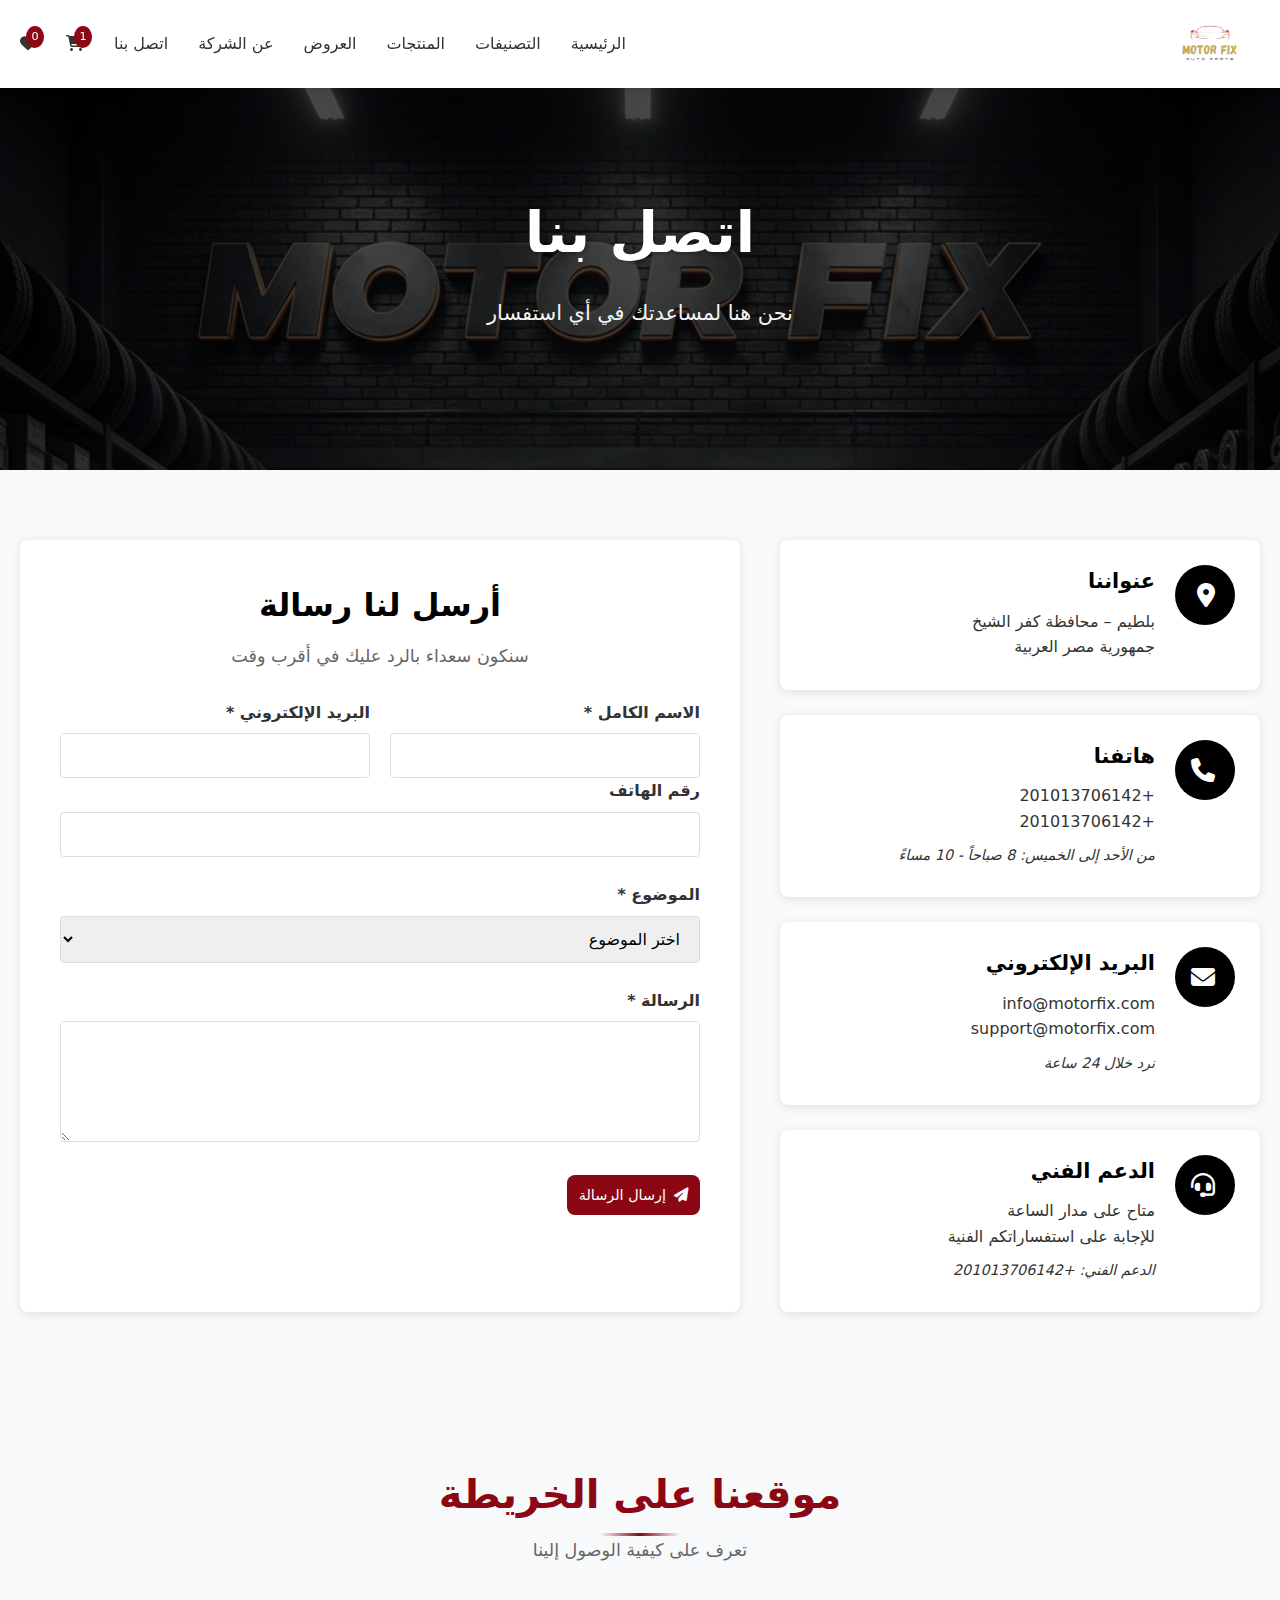
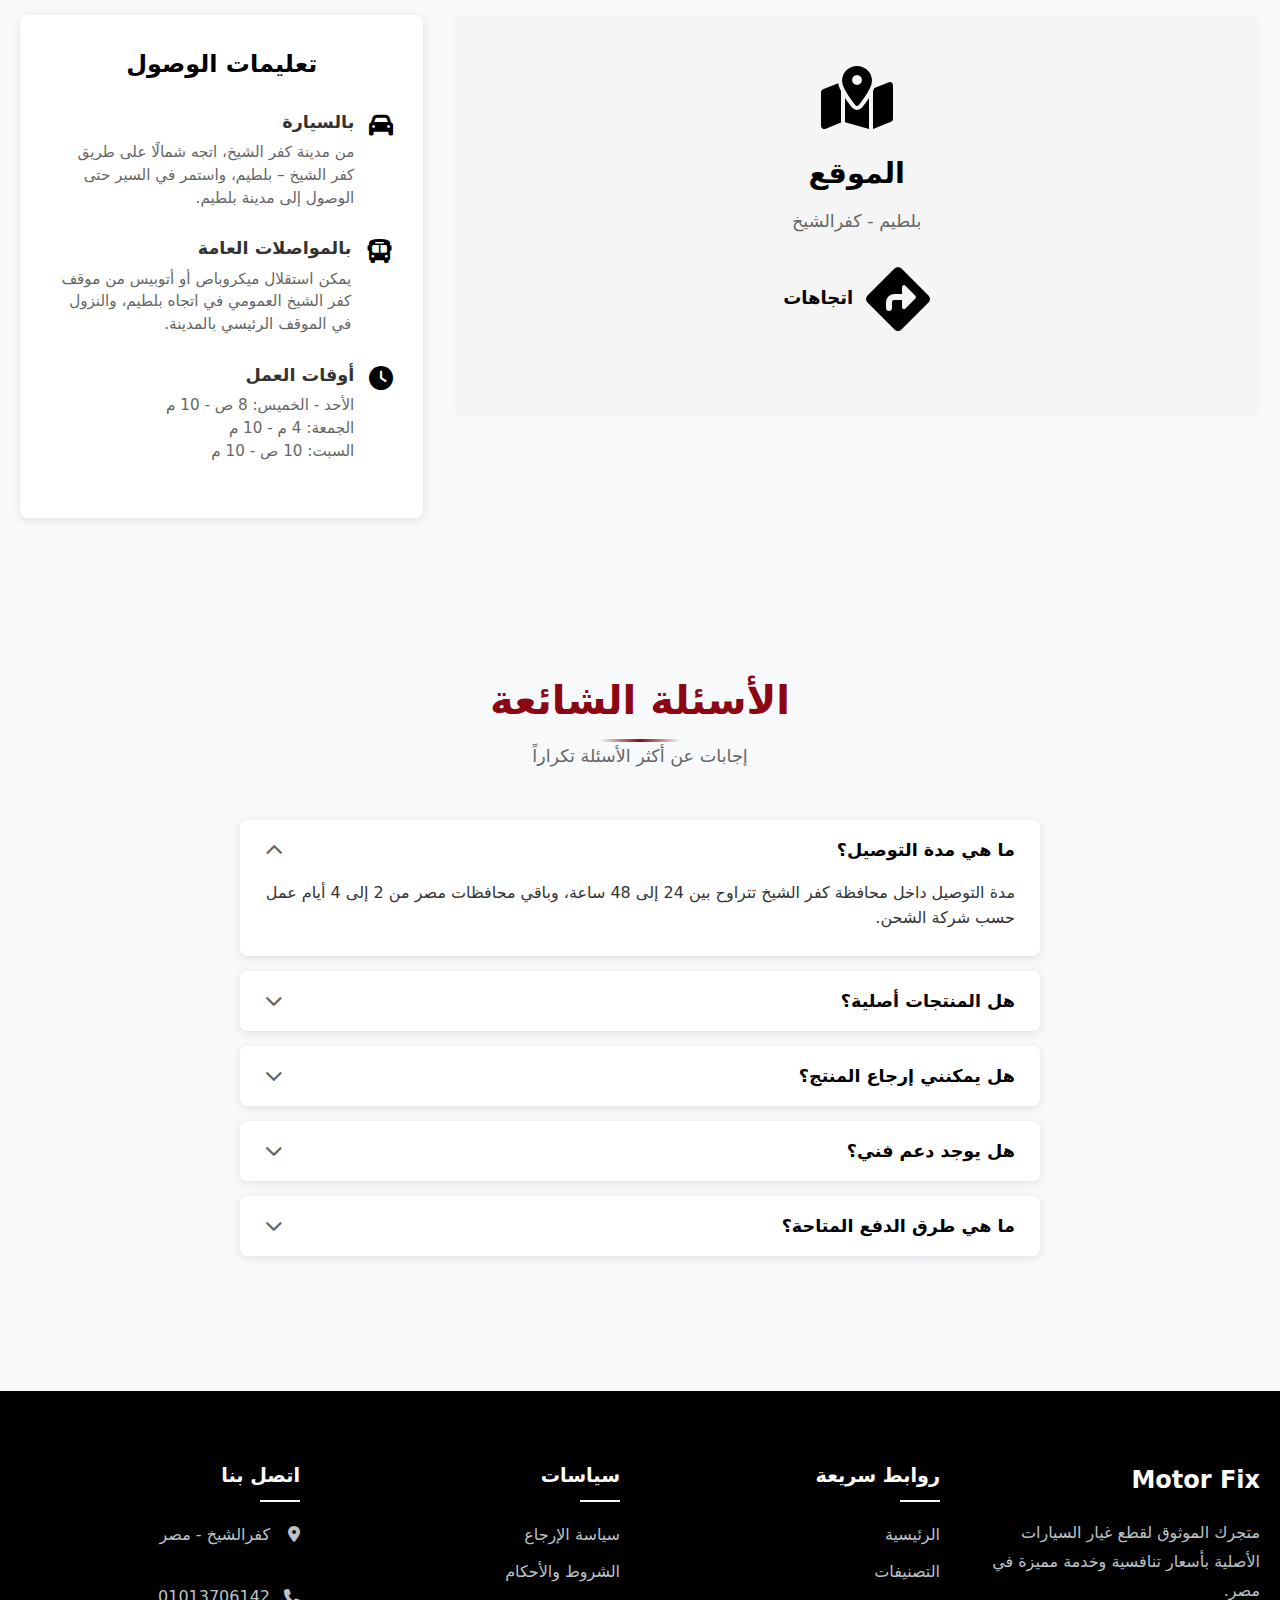
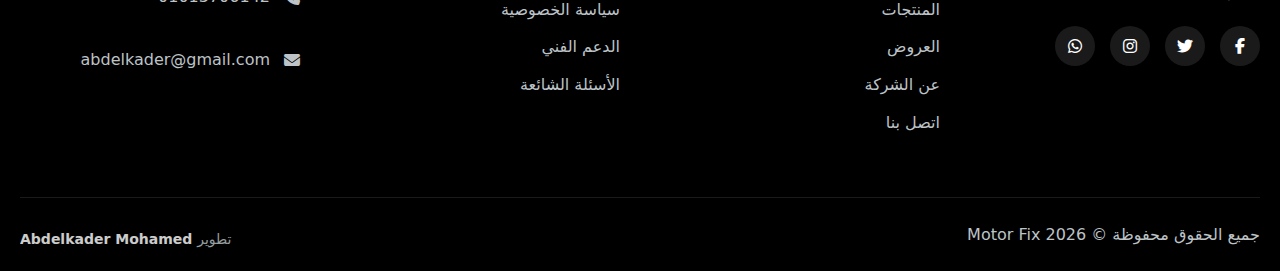
<file: html/contact.html>
<!doctype html>
<html lang="ar" dir="rtl">
  <head>
    <meta charset="UTF-8" />
    <meta name="viewport" content="width=device-width, initial-scale=1.0" />
    <title>اتصل بنا - Motor Fix</title>
    <link rel="stylesheet" href="../css/contact.css" />
    <link rel="stylesheet" href="../css/index.css" />
    <link
      rel="stylesheet"
      href="https://cdnjs.cloudflare.com/ajax/libs/font-awesome/6.4.0/css/all.min.css"
    />
    <!-- Favicons -->
    <link
      rel="shortcut icon"
      href="../favIcon/favicon.ico"
      type="image/x-icon"
    />

    <link
      rel="icon"
      href="../favIcon/favicon-16x16.png"
      type="image/png"
      sizes="16x16"
    />
    <link
      rel="icon"
      href="../favIcon/favicon-32x32.png"
      type="image/png"
      sizes="32x32"
    />
    <link
      rel="apple-touch-icon"
      sizes="180x180"
      href="../favIcon/apple-touch-icon.png"
    />
    <link
      rel="icon"
      type="image/png"
      sizes="192x192"
      href="../favIcon/android-chrome-192x192.png"
    />
    <link
      rel="icon"
      type="image/png"
      sizes="512x512"
      href="../favIcon/android-chrome-512x512.png"
    />
  </head>
  <body>
    <!-- Header -->
    <header class="header">
      <div class="container">
        <nav class="navbar">
          <div class="logo">
            <a href="../index.html">
              <img
                src="../assets/images/logo.png"
                alt="Motor Fix"
                class="logo-img"
              />
            </a>
          </div>

          <ul class="nav-links">
            <li><a href="../index.html">الرئيسية</a></li>
            <li><a href="categories.html">التصنيفات</a></li>
            <li><a href="products.html">المنتجات</a></li>
            <li><a href="offers.html">العروض</a></li>
            <li><a href="about.html">عن الشركة</a></li>
            <li><a href="contact.html">اتصل بنا</a></li>
            <li class="cart-icon">
              <a href="cart.html">
                <i class="fas fa-shopping-cart"></i>
                <span class="cart-count">0</span>
              </a>
            </li>
            <li class="favorite-icon">
              <a href="fav.html">
                <i class="fas fa-heart"></i>
                <span class="favorite-count">0</span>
              </a>
            </li>
          </ul>

          <div class="mobile-menu-btn">
            <i class="fas fa-bars"></i>
          </div>
        </nav>
      </div>
    </header>

    <!-- Contact Hero -->
    <section class="contact-hero">
      <div class="container">
        <div class="hero-content">
          <h1>اتصل بنا</h1>
          <p>نحن هنا لمساعدتك في أي استفسار</p>
        </div>
      </div>
    </section>

    <!-- Contact Section -->
    <section class="contact-section section-padding">
      <div class="container">
        <div class="contact-container">
          <div class="contact-info">
            <div class="info-card">
              <div class="info-icon">
                <i class="fas fa-map-marker-alt"></i>
              </div>
              <div class="info-content">
                <h3>عنواننا</h3>
                <p>
                  بلطيم – محافظة كفر الشيخ<br />
                  جمهورية مصر العربية
                </p>
              </div>
            </div>

            <div class="info-card">
              <div class="info-icon">
                <i class="fas fa-phone"></i>
              </div>
              <div class="info-content">
                <h3>هاتفنا</h3>
                <p>+201013706142<br />+201013706142</p>
                <p class="info-hours">
                  من الأحد إلى الخميس: 8 صباحاً - 10 مساءً
                </p>
              </div>
            </div>

            <div class="info-card">
              <div class="info-icon">
                <i class="fas fa-envelope"></i>
              </div>
              <div class="info-content">
                <h3>البريد الإلكتروني</h3>
                <p>info@motorfix.com<br />support@motorfix.com</p>
                <p class="info-hours">نرد خلال 24 ساعة</p>
              </div>
            </div>

            <div class="info-card">
              <div class="info-icon">
                <i class="fas fa-headset"></i>
              </div>
              <div class="info-content">
                <h3>الدعم الفني</h3>
                <p>متاح على مدار الساعة<br />للإجابة على استفساراتكم الفنية</p>
                <p class="info-hours">الدعم الفني: +201013706142</p>
              </div>
            </div>
          </div>

          <div class="contact-form-card">
            <div class="form-header">
              <h2>أرسل لنا رسالة</h2>
              <p>سنكون سعداء بالرد عليك في أقرب وقت</p>
            </div>

            <form id="contactForm">
              <div class="form-row">
                <div class="form-group">
                  <label for="contactName">الاسم الكامل *</label>
                  <input type="text" id="contactName" name="name" required />
                </div>
                <div class="form-group">
                  <label for="contactEmail">البريد الإلكتروني *</label>
                  <input type="email" id="contactEmail" name="email" required />
                </div>
              </div>

              <div class="form-group">
                <label for="contactPhone">رقم الهاتف</label>
                <input type="tel" id="contactPhone" name="phone" />
              </div>

              <div class="form-group">
                <label for="contactSubject">الموضوع *</label>
                <select id="contactSubject" name="subject" required>
                  <option value="">اختر الموضوع</option>
                  <option value="استفسار عام">استفسار عام</option>
                  <option value="استفسار عن منتج">استفسار عن منتج</option>
                  <option value="دعم فني">دعم فني</option>
                  <option value="شكوى">شكوى</option>
                  <option value="اقتراح">اقتراح</option>
                  <option value="شراكة">شراكة</option>
                </select>
              </div>

              <div class="form-group">
                <label for="contactMessage">الرسالة *</label>
                <textarea
                  id="contactMessage"
                  name="message"
                  rows="5"
                  required
                ></textarea>
              </div>

              <button type="submit" class="btn btn-primary">
                <i class="fas fa-paper-plane"></i> إرسال الرسالة
              </button>
            </form>
          </div>
        </div>
      </div>
    </section>

    <!-- Map Section -->
    <section class="map-section">
      <div class="container">
        <div class="section-header">
          <h2>موقعنا على الخريطة</h2>
          <p>تعرف على كيفية الوصول إلينا</p>
        </div>

        <div class="map-container">
          <div class="map-placeholder">
            <div class="map-content">
              <i class="fas fa-map-marked-alt"></i>
              <h3>الموقع</h3>
              <p>بلطيم - كفرالشيخ</p>
              <div class="map-actions">
                <a
                  href="https://maps.app.goo.gl/9E6MWDozuwMopHP16"
                  class="btn btn-secondary"
                >
                  <i class="fas fa-directions"></i>
                  <span class="directions-text">اتجاهات</span>
                </a>
              </div>
            </div>
          </div>

          <div class="map-info">
            <h3>تعليمات الوصول</h3>
            <ul class="directions-list">
              <li>
                <i class="fas fa-car"></i>
                <div>
                  <h4>بالسيارة</h4>
                  <p>
                    من مدينة كفر الشيخ، اتجه شمالًا على طريق كفر الشيخ – بلطيم،
                    واستمر في السير حتى الوصول إلى مدينة بلطيم.
                  </p>
                </div>
              </li>

              <li>
                <i class="fas fa-bus"></i>
                <div>
                  <h4>بالمواصلات العامة</h4>
                  <p>
                    يمكن استقلال ميكروباص أو أتوبيس من موقف كفر الشيخ العمومي في
                    اتجاه بلطيم، والنزول في الموقف الرئيسي بالمدينة.
                  </p>
                </div>
              </li>

              <li>
                <i class="fas fa-clock"></i>
                <div>
                  <h4>أوقات العمل</h4>
                  <p>
                    الأحد - الخميس: 8 ص - 10 م<br />
                    الجمعة: 4 م - 10 م<br />
                    السبت: 10 ص - 10 م
                  </p>
                </div>
              </li>
            </ul>
          </div>
        </div>
      </div>
    </section>

    <!-- FAQ Section -->
    <section class="faq-section section-padding bg-light">
      <div class="container">
        <div class="section-header">
          <h2>الأسئلة الشائعة</h2>
          <p>إجابات عن أكثر الأسئلة تكراراً</p>
        </div>

        <div class="faq-container">
          <div class="faq-item">
            <button class="faq-question">
              ما هي مدة التوصيل؟
              <i class="fas fa-chevron-down"></i>
            </button>
            <div class="faq-answer">
              <p>
                مدة التوصيل داخل محافظة كفر الشيخ تتراوح بين 24 إلى 48 ساعة،
                وباقي محافظات مصر من 2 إلى 4 أيام عمل حسب شركة الشحن.
              </p>
            </div>
          </div>

          <div class="faq-item">
            <button class="faq-question">
              هل المنتجات أصلية؟
              <i class="fas fa-chevron-down"></i>
            </button>
            <div class="faq-answer">
              <p>
                نعم، جميع منتجاتنا أصلية ومعتمدة من الشركات المصنعة، ونقدم ضمان
                على جميع القطع لمدة سنة واحدة.
              </p>
            </div>
          </div>

          <div class="faq-item">
            <button class="faq-question">
              هل يمكنني إرجاع المنتج؟
              <i class="fas fa-chevron-down"></i>
            </button>
            <div class="faq-answer">
              <p>
                نعم، يمكنك إرجاع المنتج خلال 7 أيام من الاستلام بشرط أن يكون
                بحالته الأصلية مع جميع ملحقاته.
              </p>
            </div>
          </div>

          <div class="faq-item">
            <button class="faq-question">
              هل يوجد دعم فني؟
              <i class="fas fa-chevron-down"></i>
            </button>
            <div class="faq-answer">
              <p>
                نعم، يتوفر دعم فني متخصص على الرقم 01013706142 كما يمكنك التواصل
                عبر البريد الإلكتروني support@motorfix.com
              </p>
            </div>
          </div>

          <div class="faq-item">
            <button class="faq-question">
              ما هي طرق الدفع المتاحة؟
              <i class="fas fa-chevron-down"></i>
            </button>
            <div class="faq-answer">
              <p>
                نقبل الدفع عبر فودافون كاش، إنستا باي (InstaPay)، أو الدفع نقداً
                عند الاستلام.
              </p>
            </div>
          </div>
        </div>
      </div>
    </section>

    <!-- Footer -->
    <footer class="footer">
      <div class="container">
        <div class="footer-grid">
          <div class="footer-col">
            <h3>Motor Fix</h3>
            <p>
              متجرك الموثوق لقطع غيار السيارات الأصلية بأسعار تنافسية وخدمة
              مميزة في مصر.
            </p>
            <div class="social-links">
              <a href="#"><i class="fab fa-facebook-f"></i></a>
              <a href="#"><i class="fab fa-twitter"></i></a>
              <a href="#"><i class="fab fa-instagram"></i></a>
              <a href="#"><i class="fab fa-whatsapp"></i></a>
            </div>
          </div>

          <div class="footer-col">
            <h4>روابط سريعة</h4>
            <ul>
              <li><a href="../index.html">الرئيسية</a></li>
              <li><a href="categories.html">التصنيفات</a></li>
              <li><a href="products.html">المنتجات</a></li>
              <li><a href="offers.html">العروض</a></li>
              <li><a href="about.html">عن الشركة</a></li>
              <li><a href="contact.html">اتصل بنا</a></li>
            </ul>
          </div>

          <div class="footer-col">
            <h4>سياسات</h4>
            <ul>
              <li><a href="contact.html">سياسة الإرجاع</a></li>
              <li><a href="contact.html">الشروط والأحكام</a></li>
              <li><a href="contact.html">سياسة الخصوصية</a></li>
              <li><a href="contact.html">الدعم الفني</a></li>
              <li><a href="contact.html">الأسئلة الشائعة</a></li>
            </ul>
          </div>

          <div class="footer-col">
            <h4>اتصل بنا</h4>
            <ul class="contact-info">
              <li>
                <i class="fas fa-map-marker-alt"></i>
                <span>كفرالشيخ - مصر</span>
              </li>
              <li>
                <i class="fas fa-phone"></i>
                <span>01013706142</span>
              </li>
              <li>
                <i class="fas fa-envelope"></i>
                <span>abdelkader@gmail.com</span>
              </li>
            </ul>
          </div>
        </div>
        <div class="footer-bottom">
          <p>
            جميع الحقوق محفوظة &copy;
            <span class="current-year">2026</span> Motor Fix
          </p>
          <p class="developer-credit">
            <a
              href="https://api.whatsapp.com/send?phone=201013706142"
              target="_blank"
              class="developer-link"
            >
              Abdelkader Mohamed 
            </a>
            تطوير
          </p>
        </div>
      </div>
    </footer>

    <script src="../js/contact.js"></script>
  </body>
</html>
</file>
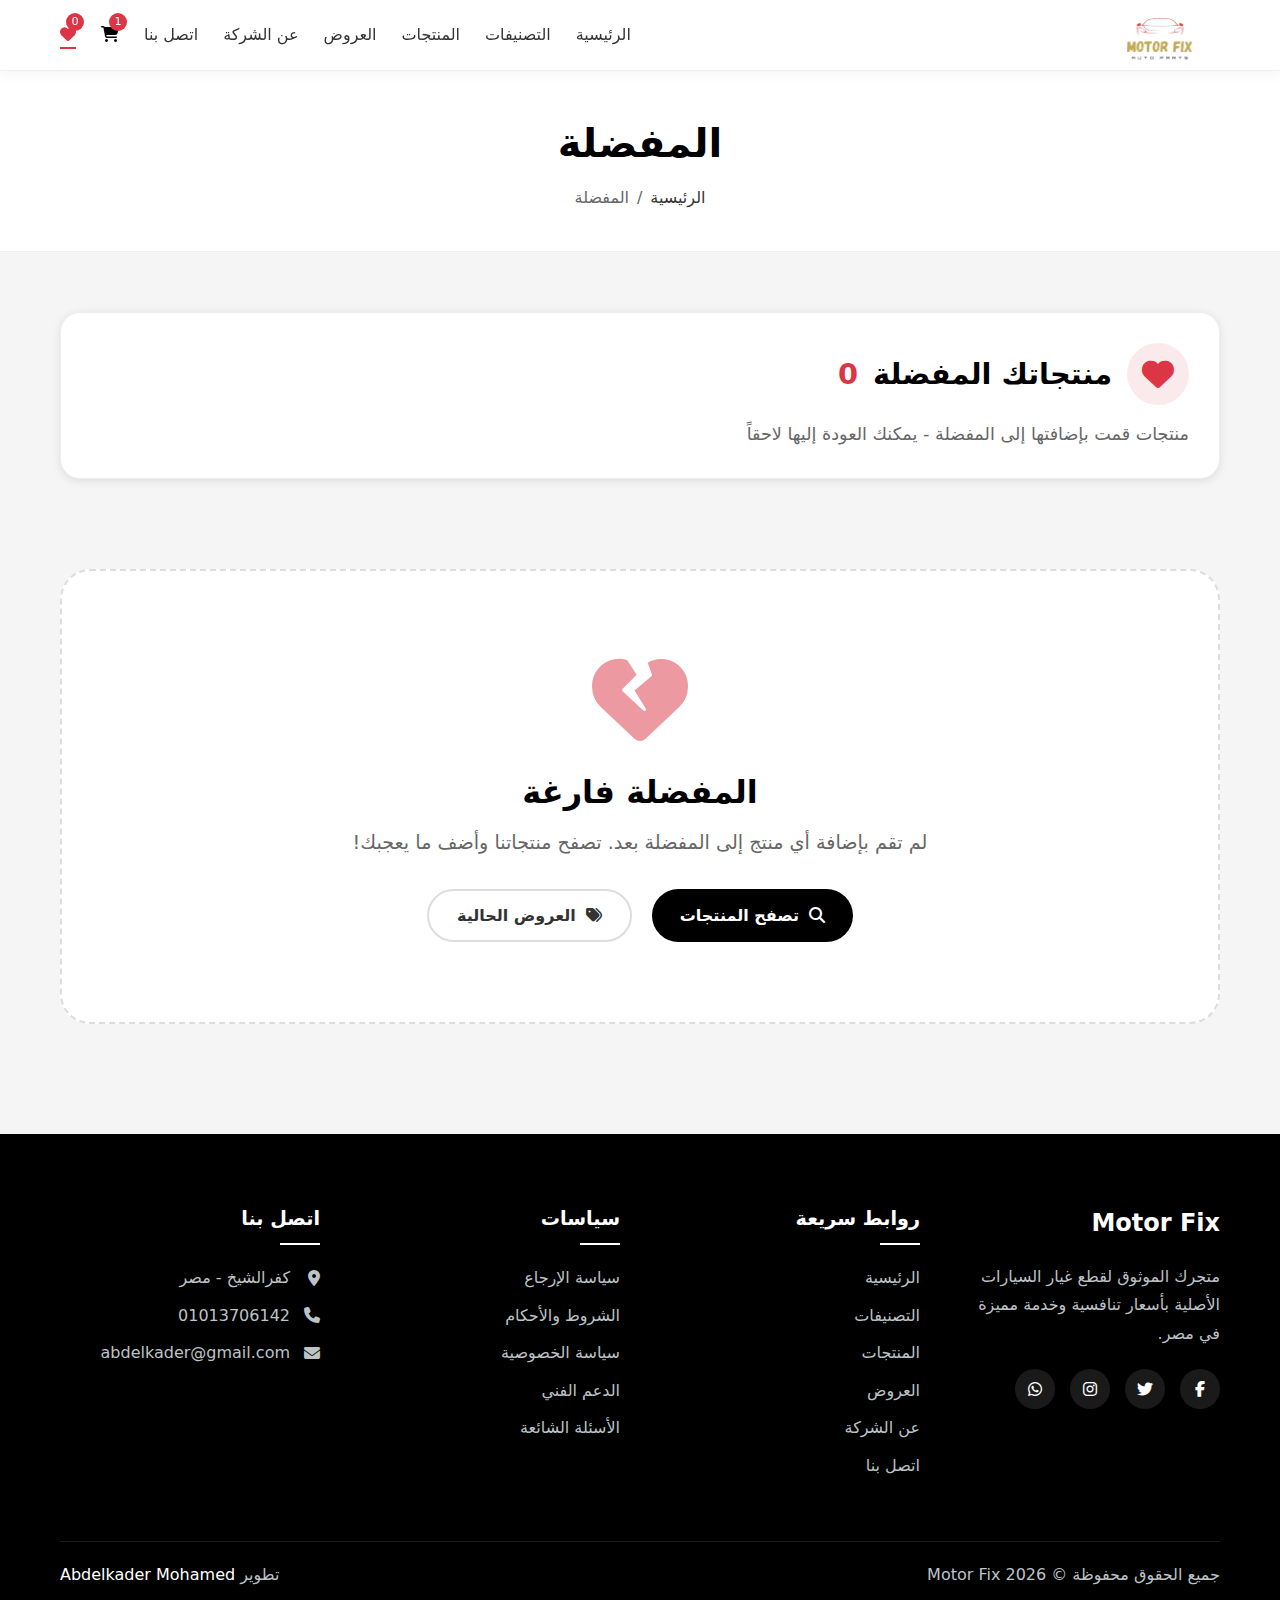
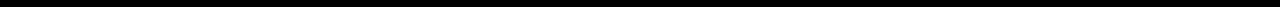
<file: html/fav.html>
<!doctype html>
<html lang="ar" dir="rtl">
  <head>
    <meta charset="UTF-8" />
    <meta name="viewport" content="width=device-width, initial-scale=1.0" />
    <title>المفضلة - Motor Fix (أبيض)</title>
    <!-- Font Awesome 6 -->
    <link
      rel="stylesheet"
      href="https://cdnjs.cloudflare.com/ajax/libs/font-awesome/6.4.0/css/all.min.css"
    />
    <link rel="stylesheet" href="../css/fav.css" />
    <!-- Favicons -->
    <link
      rel="shortcut icon"
      href="../favIcon/favicon.ico"
      type="image/x-icon"
    />

    <link
      rel="icon"
      href="../favIcon/favicon-16x16.png"
      type="image/png"
      sizes="16x16"
    />
    <link
      rel="icon"
      href="../favIcon/favicon-32x32.png"
      type="image/png"
      sizes="32x32"
    />
    <link
      rel="apple-touch-icon"
      sizes="180x180"
      href="../favIcon/apple-touch-icon.png"
    />
    <link
      rel="icon"
      type="image/png"
      sizes="192x192"
      href="../favIcon/android-chrome-192x192.png"
    />
    <link
      rel="icon"
      type="image/png"
      sizes="512x512"
      href="../favIcon/android-chrome-512x512.png"
    />
  </head>
  <body>
    <!-- Header -->
    <header class="header">
      <div class="container">
        <nav class="navbar">
          <div class="logo">
            <a href="../index.html">
              <img
                src="../assets/images/logo.png"
                alt="Motor Fix"
                class="logo-img"
              />
            </a>
          </div>
          <ul class="nav-links">
            <li><a href="../index.html">الرئيسية</a></li>
            <li><a href="categories.html">التصنيفات</a></li>
            <li><a href="products.html">المنتجات</a></li>
            <li><a href="offers.html">العروض</a></li>
            <li><a href="about.html">عن الشركة</a></li>
            <li><a href="contact.html">اتصل بنا</a></li>
            <li class="cart-icon">
              <a href="cart.html"
                ><i class="fas fa-shopping-cart"></i
                ><span class="cart-count">0</span></a
              >
            </li>
            <li class="favorite-icon">
              <a href="fav.html" class="active"
                ><i class="fas fa-heart"></i
                ><span class="favorite-count">0</span></a
              >
            </li>
          </ul>
          <div class="mobile-menu-btn"><i class="fas fa-bars"></i></div>
        </nav>
      </div>
    </header>

    <!-- Page Header -->
    <section class="page-header">
      <div class="container">
        <div class="page-header-content">
          <h1>المفضلة</h1>
          <div class="breadcrumb">
            <a href="../index.html">الرئيسية</a> <span>/</span>
            <span>المفضلة</span>
          </div>
        </div>
      </div>
    </section>

    <!-- Favorites Section  -->
    <section class="favorites-section section-padding">
      <div class="container">
        <!-- Favorites Header -->
        <div class="favorites-header">
          <div class="favorites-header-content">
            <div class="favorites-title">
              <i class="fas fa-heart"></i>
              <h2>منتجاتك المفضلة <span id="favCountHeader">0</span></h2>
            </div>
            <div class="favorites-actions">
              <button
                class="btn btn-outline"
                id="clearFavoritesBtn"
                style="display: none"
              >
                <i class="fas fa-trash-alt"></i> مسح الكل
              </button>
              <button
                class="btn btn-primary"
                id="addAllToCartBtn"
                style="display: none"
              >
                <i class="fas fa-cart-plus"></i> أضف الكل للسلة
              </button>
            </div>
          </div>
          <p class="favorites-subtitle">
            منتجات قمت بإضافتها إلى المفضلة - يمكنك العودة إليها لاحقاً
          </p>
        </div>

        <!-- Favorites Grid -->
        <div class="favorites-grid" id="favoritesGrid"></div>

        <!-- Empty State -->
        <div class="empty-favorites" id="emptyFavorites" style="display: none">
          <div class="empty-state-icon">
            <i class="fas fa-heart-broken"></i>
          </div>
          <h3>المفضلة فارغة</h3>
          <p>
            لم تقم بإضافة أي منتج إلى المفضلة بعد. تصفح منتجاتنا وأضف ما يعجبك!
          </p>
          <div class="empty-state-actions">
            <a href="products.html" class="btn btn-primary"
              ><i class="fas fa-search"></i> تصفح المنتجات</a
            >
            <a href="offers.html" class="btn btn-outline"
              ><i class="fas fa-tags"></i> العروض الحالية</a
            >
          </div>
        </div>
      </div>
    </section>
    <!-- Footer -->
    <footer class="footer">
      <div class="container">
        <div class="footer-grid">
          <div class="footer-col">
            <h3>Motor Fix</h3>
            <p>
              متجرك الموثوق لقطع غيار السيارات الأصلية بأسعار تنافسية وخدمة
              مميزة في مصر.
            </p>
            <div class="social-links">
              <a href="#"><i class="fab fa-facebook-f"></i></a>
              <a href="#"><i class="fab fa-twitter"></i></a>
              <a href="#"><i class="fab fa-instagram"></i></a>
              <a href="#"><i class="fab fa-whatsapp"></i></a>
            </div>
          </div>

          <div class="footer-col">
            <h4>روابط سريعة</h4>
            <ul>
              <li><a href="../index.html">الرئيسية</a></li>
              <li><a href="categories.html">التصنيفات</a></li>
              <li><a href="products.html">المنتجات</a></li>
              <li><a href="offers.html">العروض</a></li>
              <li><a href="about.html">عن الشركة</a></li>
              <li><a href="contact.html">اتصل بنا</a></li>
            </ul>
          </div>

          <div class="footer-col">
            <h4>سياسات</h4>
            <ul>
              <li><a href="contact.html">سياسة الإرجاع</a></li>
              <li><a href="contact.html">الشروط والأحكام</a></li>
              <li><a href="contact.html">سياسة الخصوصية</a></li>
              <li><a href="contact.html">الدعم الفني</a></li>
              <li><a href="contact.html">الأسئلة الشائعة</a></li>
            </ul>
          </div>

          <div class="footer-col">
            <h4>اتصل بنا</h4>
            <ul class="contact-info">
              <li>
                <i class="fas fa-map-marker-alt"></i>
                <span>كفرالشيخ - مصر</span>
              </li>
              <li>
                <i class="fas fa-phone"></i>
                <span>01013706142</span>
              </li>
              <li>
                <i class="fas fa-envelope"></i>
                <span>abdelkader@gmail.com</span>
              </li>
            </ul>
          </div>
        </div>
        <div class="footer-bottom">
          <p>
            جميع الحقوق محفوظة &copy;
            <span class="current-year">2026</span> Motor Fix
          </p>
          <p class="developer-credit">
            <a
              href="https://api.whatsapp.com/send?phone=201013706142"
              target="_blank"
              class="developer-link"
            >
              Abdelkader Mohamed 
            </a>
            تطوير
          </p>
        </div>
      </div>
    </footer>

    <script src="../js/fav.js"></script>
  </body>
</html>
</file>
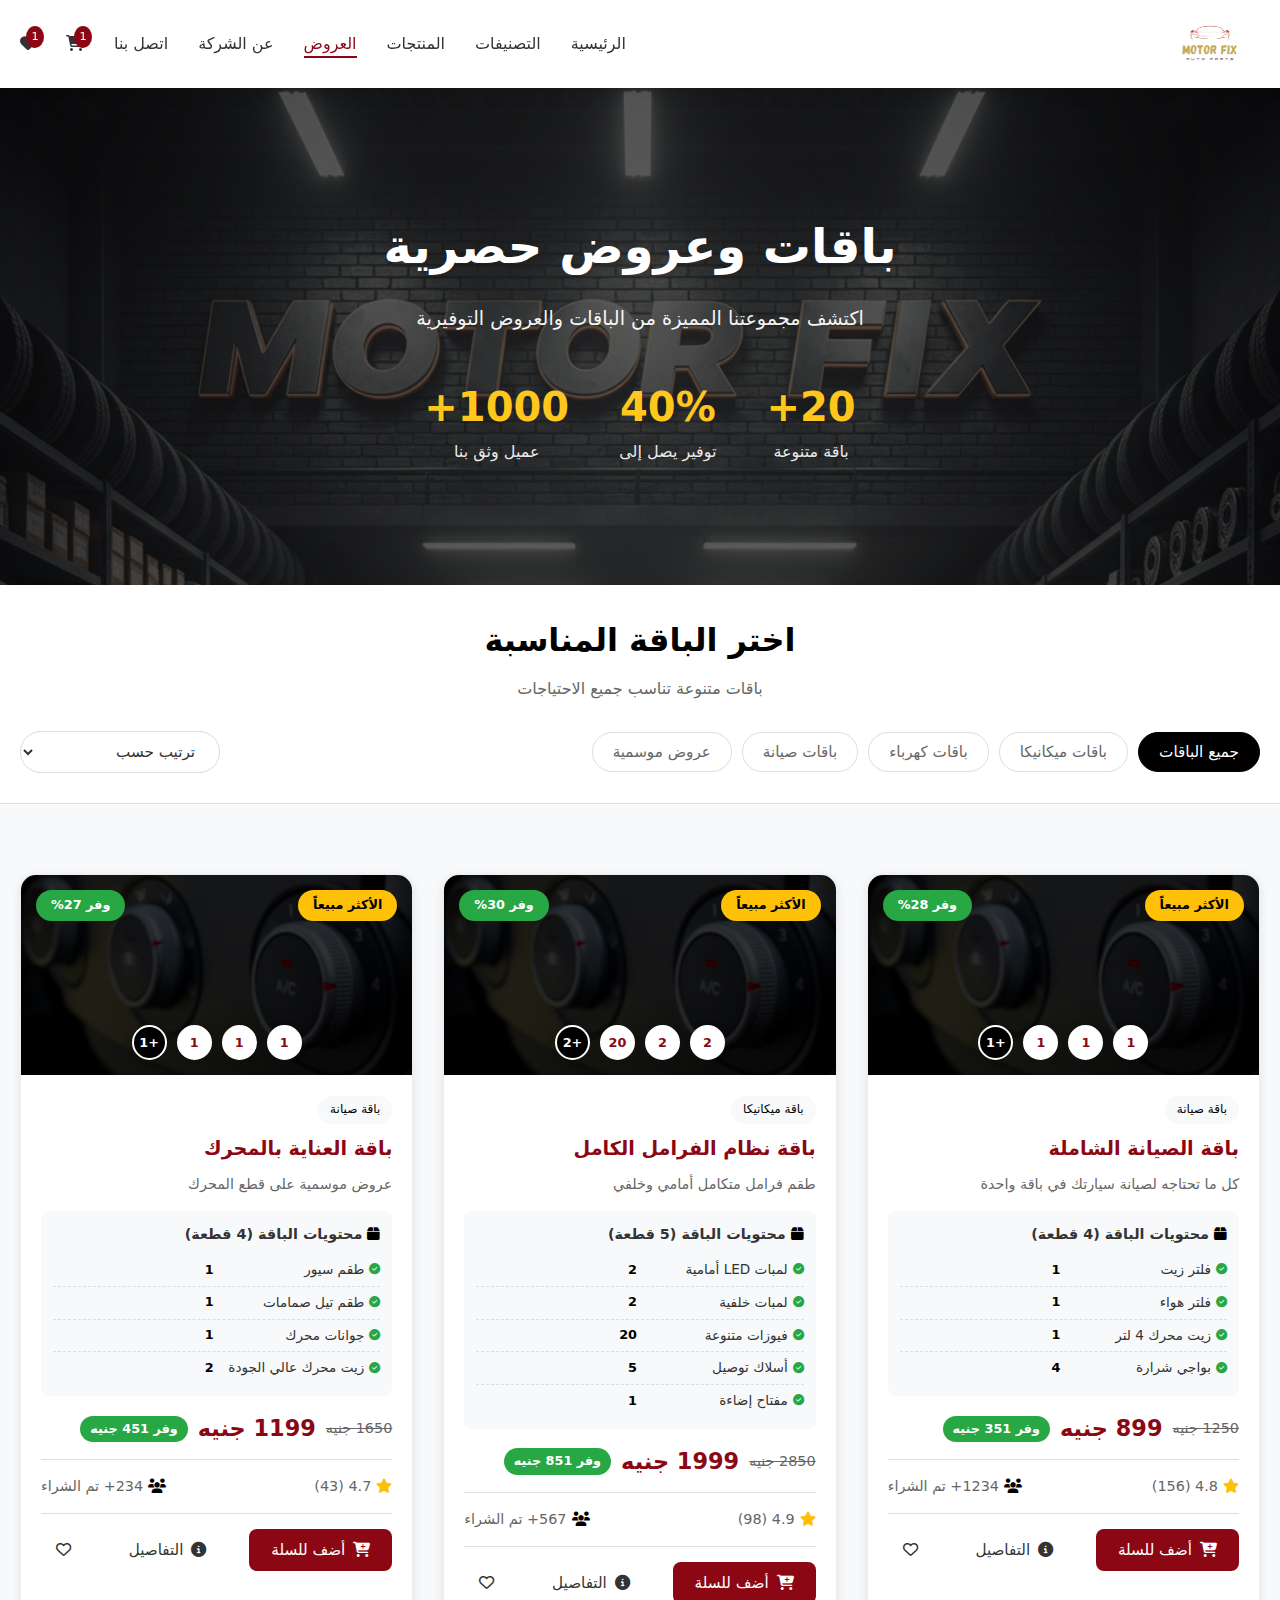
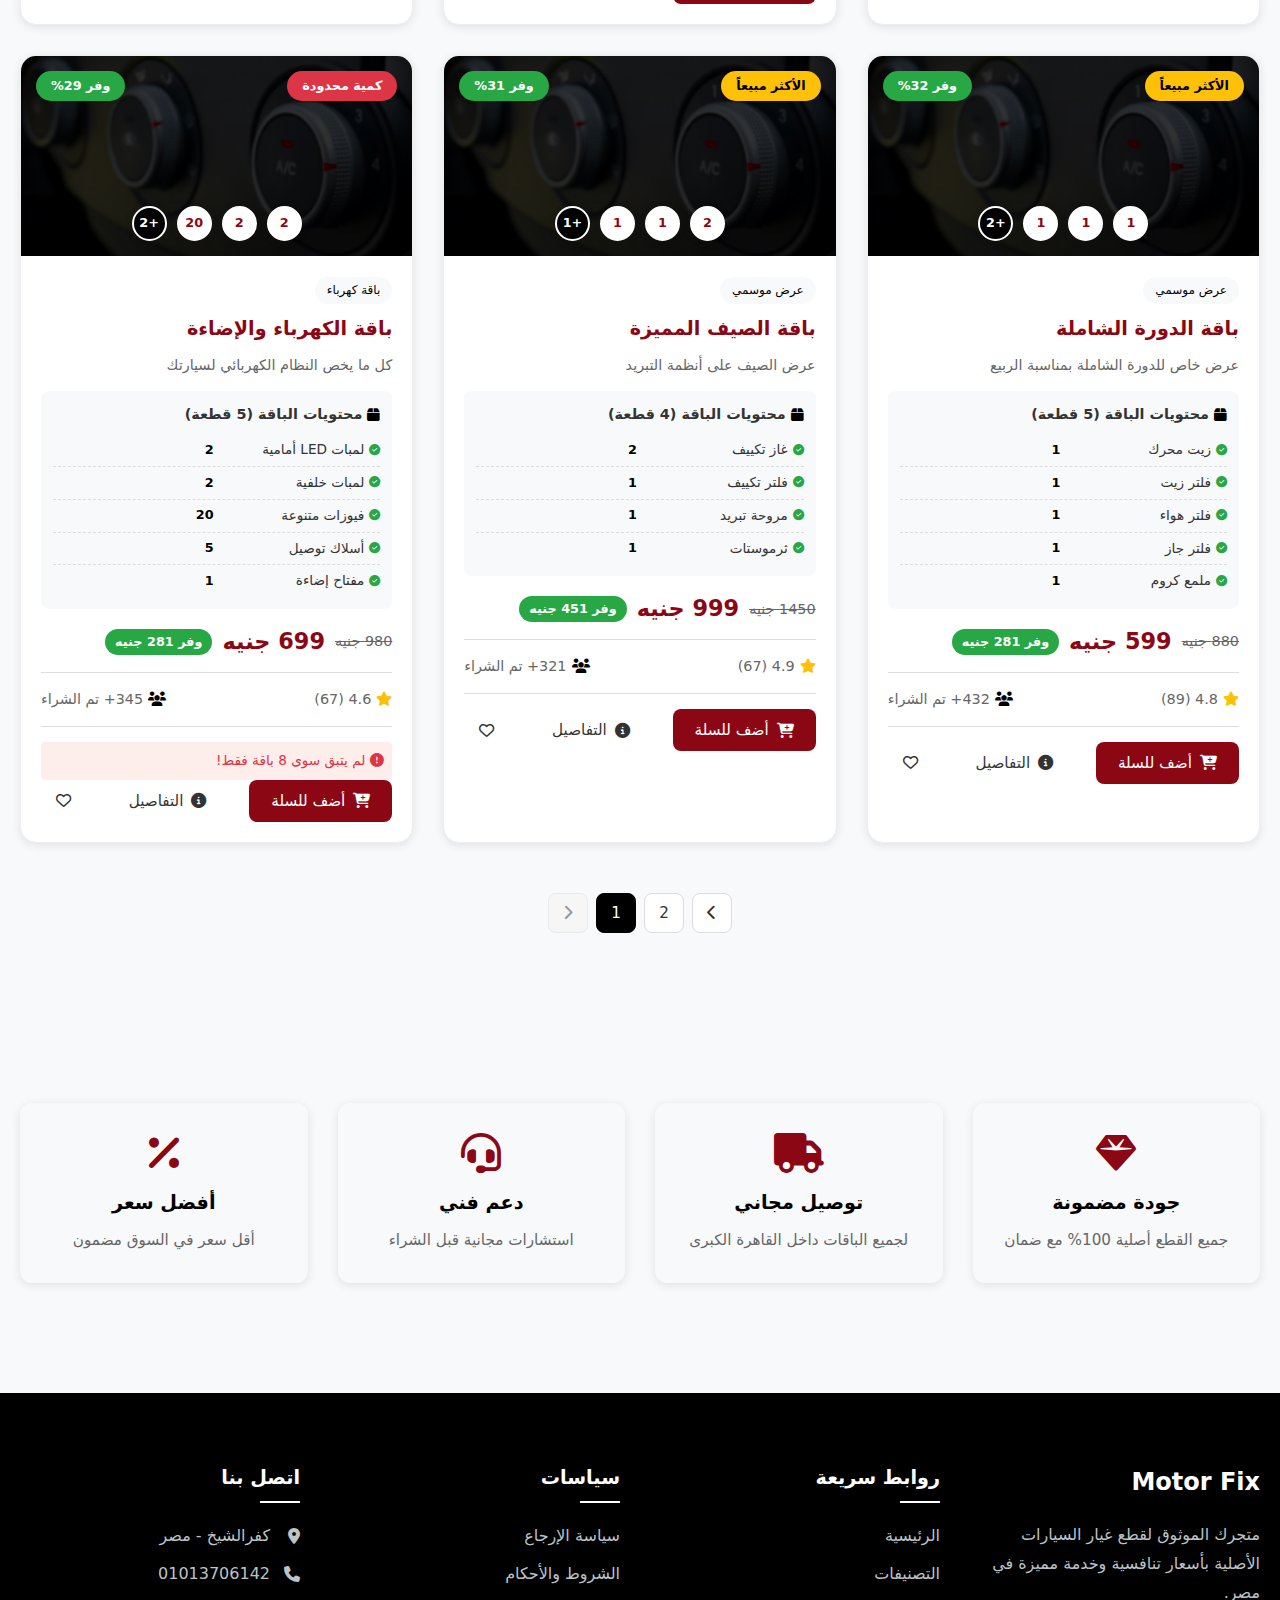
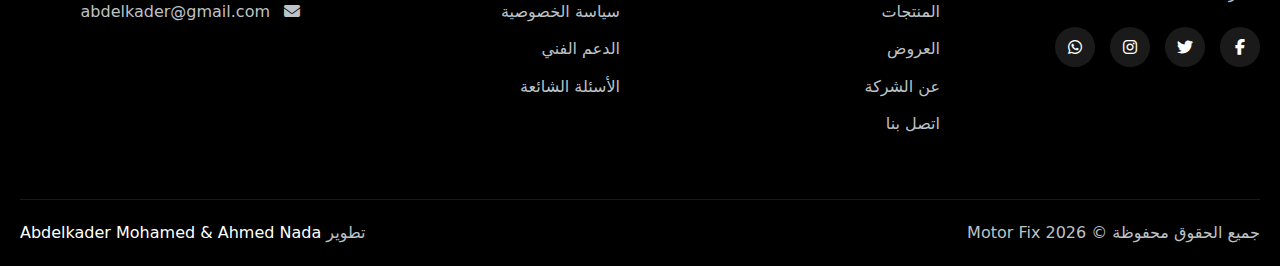
<file: html/offers.html>
<!doctype html>
<html lang="ar" dir="rtl">
  <head>
    <meta charset="UTF-8" />
    <meta name="viewport" content="width=device-width, initial-scale=1.0" />
    <title>باقات وعروض - Motor Fix</title>
    <link rel="stylesheet" href="../css/offers.css" />
    <link rel="stylesheet" href="../css/index.css" />
    <link
      rel="stylesheet"
      href="https://cdnjs.cloudflare.com/ajax/libs/font-awesome/6.4.0/css/all.min.css"
    />
    <!-- Favicons -->
    <link
      rel="shortcut icon"
      href="../favIcon/favicon.ico"
      type="image/x-icon"
    />

    <link
      rel="icon"
      href="../favIcon/favicon-16x16.png"
      type="image/png"
      sizes="16x16"
    />
    <link
      rel="icon"
      href="../favIcon/favicon-32x32.png"
      type="image/png"
      sizes="32x32"
    />
    <link
      rel="apple-touch-icon"
      sizes="180x180"
      href="../favIcon/apple-touch-icon.png"
    />
    <link
      rel="icon"
      type="image/png"
      sizes="192x192"
      href="../favIcon/android-chrome-192x192.png"
    />
    <link
      rel="icon"
      type="image/png"
      sizes="512x512"
      href="../favIcon/android-chrome-512x512.png"
    />
  </head>
  <body>
    <!-- Header -->
    <header class="header">
      <div class="container">
        <nav class="navbar">
          <div class="logo">
            <a href="../index.html">
              <img
                src="../assets/images/logo.png"
                alt="Motor Fix"
                class="logo-img"
              />
            </a>
          </div>

          <ul class="nav-links">
            <li><a href="../index.html">الرئيسية</a></li>
            <li><a href="categories.html">التصنيفات</a></li>
            <li><a href="products.html">المنتجات</a></li>
            <li><a href="offers.html" class="active">العروض</a></li>
            <li><a href="about.html">عن الشركة</a></li>
            <li><a href="contact.html">اتصل بنا</a></li>
            <li class="cart-icon">
              <a href="cart.html">
                <i class="fas fa-shopping-cart"></i>
                <span class="cart-count">0</span>
              </a>
            </li>
            <li class="favorite-icon">
              <a href="fav.html">
                <i class="fas fa-heart"></i>
                <span class="favorite-count">0</span>
              </a>
            </li>
          </ul>

          <div class="mobile-menu-btn">
            <i class="fas fa-bars"></i>
          </div>
        </nav>
      </div>
    </header>

    <!-- Hero Section -->
    <section class="offers-hero">
      <div class="container">
        <div class="offers-hero-content">
          <h1>باقات وعروض حصرية</h1>
          <p>اكتشف مجموعتنا المميزة من الباقات والعروض التوفيرية</p>
          <div class="offers-hero-stats">
            <div class="stat-item">
              <span class="stat-number">20+</span>
              <span class="stat-label">باقة متنوعة</span>
            </div>
            <div class="stat-item">
              <span class="stat-number">40%</span>
              <span class="stat-label">توفير يصل إلى</span>
            </div>
            <div class="stat-item">
              <span class="stat-number">1000+</span>
              <span class="stat-label">عميل وثق بنا</span>
            </div>
          </div>
        </div>
      </div>
    </section>

    <!-- Offers Filter -->
    <section class="offers-filter">
      <div class="container">
        <div class="filter-header">
          <h2>اختر الباقة المناسبة</h2>
          <p>باقات متنوعة تناسب جميع الاحتياجات</p>
        </div>

        <div class="filter-controls">
          <div class="filter-tabs">
            <button class="filter-tab active" data-filter="all">
              جميع الباقات
            </button>
            <button class="filter-tab" data-filter="bundle">
              باقات ميكانيكا
            </button>
            <button class="filter-tab" data-filter="electrical">
              باقات كهرباء
            </button>
            <button class="filter-tab" data-filter="maintenance">
              باقات صيانة
            </button>
            <button class="filter-tab" data-filter="season">عروض موسمية</button>
          </div>

          <div class="filter-sort">
            <select id="sortBundles">
              <option value="default">ترتيب حسب</option>
              <option value="saving-high">الأعلى توفيراً</option>
              <option value="price-low">الأقل سعراً</option>
              <option value="price-high">الأعلى سعراً</option>
              <option value="popular">الأكثر مبيعاً</option>
            </select>
          </div>
        </div>
      </div>
    </section>

    <!-- Bundles Grid -->
    <section class="bundles-section section-padding">
      <div class="container">
        <div class="bundles-grid" id="bundlesGrid">
          <!-- Bundles will be loaded here -->
        </div>

        <!-- Pagination -->
        <div class="pagination-container" id="paginationContainer">
          <!-- Pagination will be generated here -->
        </div>
      </div>
    </section>

    <!-- Bundle Features -->
    <section class="bundle-features">
      <div class="container">
        <div class="features-grid">
          <div class="feature-item">
            <i class="fas fa-gem"></i>
            <h3>جودة مضمونة</h3>
            <p>جميع القطع أصلية 100% مع ضمان</p>
          </div>
          <div class="feature-item">
            <i class="fas fa-truck"></i>
            <h3>توصيل مجاني</h3>
            <p>لجميع الباقات داخل القاهرة الكبرى</p>
          </div>
          <div class="feature-item">
            <i class="fas fa-headset"></i>
            <h3>دعم فني</h3>
            <p>استشارات مجانية قبل الشراء</p>
          </div>
          <div class="feature-item">
            <i class="fas fa-percent"></i>
            <h3>أفضل سعر</h3>
            <p>أقل سعر في السوق مضمون</p>
          </div>
        </div>
      </div>
    </section>

    <!-- Footer -->
    <footer class="footer">
      <div class="container">
        <div class="footer-grid">
          <div class="footer-col">
            <h3>Motor Fix</h3>
            <p>
              متجرك الموثوق لقطع غيار السيارات الأصلية بأسعار تنافسية وخدمة
              مميزة في مصر.
            </p>
            <div class="social-links">
              <a href="#"><i class="fab fa-facebook-f"></i></a>
              <a href="#"><i class="fab fa-twitter"></i></a>
              <a href="#"><i class="fab fa-instagram"></i></a>
              <a href="#"><i class="fab fa-whatsapp"></i></a>
            </div>
          </div>

          <div class="footer-col">
            <h4>روابط سريعة</h4>
            <ul>
              <li><a href="../index.html">الرئيسية</a></li>
              <li><a href="categories.html">التصنيفات</a></li>
              <li><a href="products.html">المنتجات</a></li>
              <li><a href="offers.html">العروض</a></li>
              <li><a href="about.html">عن الشركة</a></li>
              <li><a href="contact.html">اتصل بنا</a></li>
            </ul>
          </div>

          <div class="footer-col">
            <h4>سياسات</h4>
            <ul>
              <li><a href="contact.html">سياسة الإرجاع</a></li>
              <li><a href="contact.html">الشروط والأحكام</a></li>
              <li><a href="contact.html">سياسة الخصوصية</a></li>
              <li><a href="contact.html">الدعم الفني</a></li>
              <li><a href="contact.html">الأسئلة الشائعة</a></li>
            </ul>
          </div>

          <div class="footer-col">
            <h4>اتصل بنا</h4>
            <ul class="contact-info">
              <li>
                <i class="fas fa-map-marker-alt"></i>
                <span>كفرالشيخ - مصر</span>
              </li>
              <li>
                <i class="fas fa-phone"></i>
                <span>01013706142</span>
              </li>
              <li>
                <i class="fas fa-envelope"></i>
                <span>abdelkader@gmail.com</span>
              </li>
            </ul>
          </div>
        </div>
        <div class="footer-bottom">
          <p>
            جميع الحقوق محفوظة &copy;
            <span class="current-year">2026</span> Motor Fix
          </p>
          <p class="developer-credit">
            <a
              href="https://api.whatsapp.com/send?phone=201013706142"
              target="_blank"
              class="developer-link"
            >
              Abdelkader Mohamed &
            </a>
            <a
              href="https://api.whatsapp.com/send?phone=201010942959"
              target="_blank"
              class="developer-link"
            >
              Ahmed Nada
            </a>
            تطوير
          </p>
        </div>
      </div>
    </footer>
    <script src="../js/offers.js"></script>
  </body>
</html>
</file>
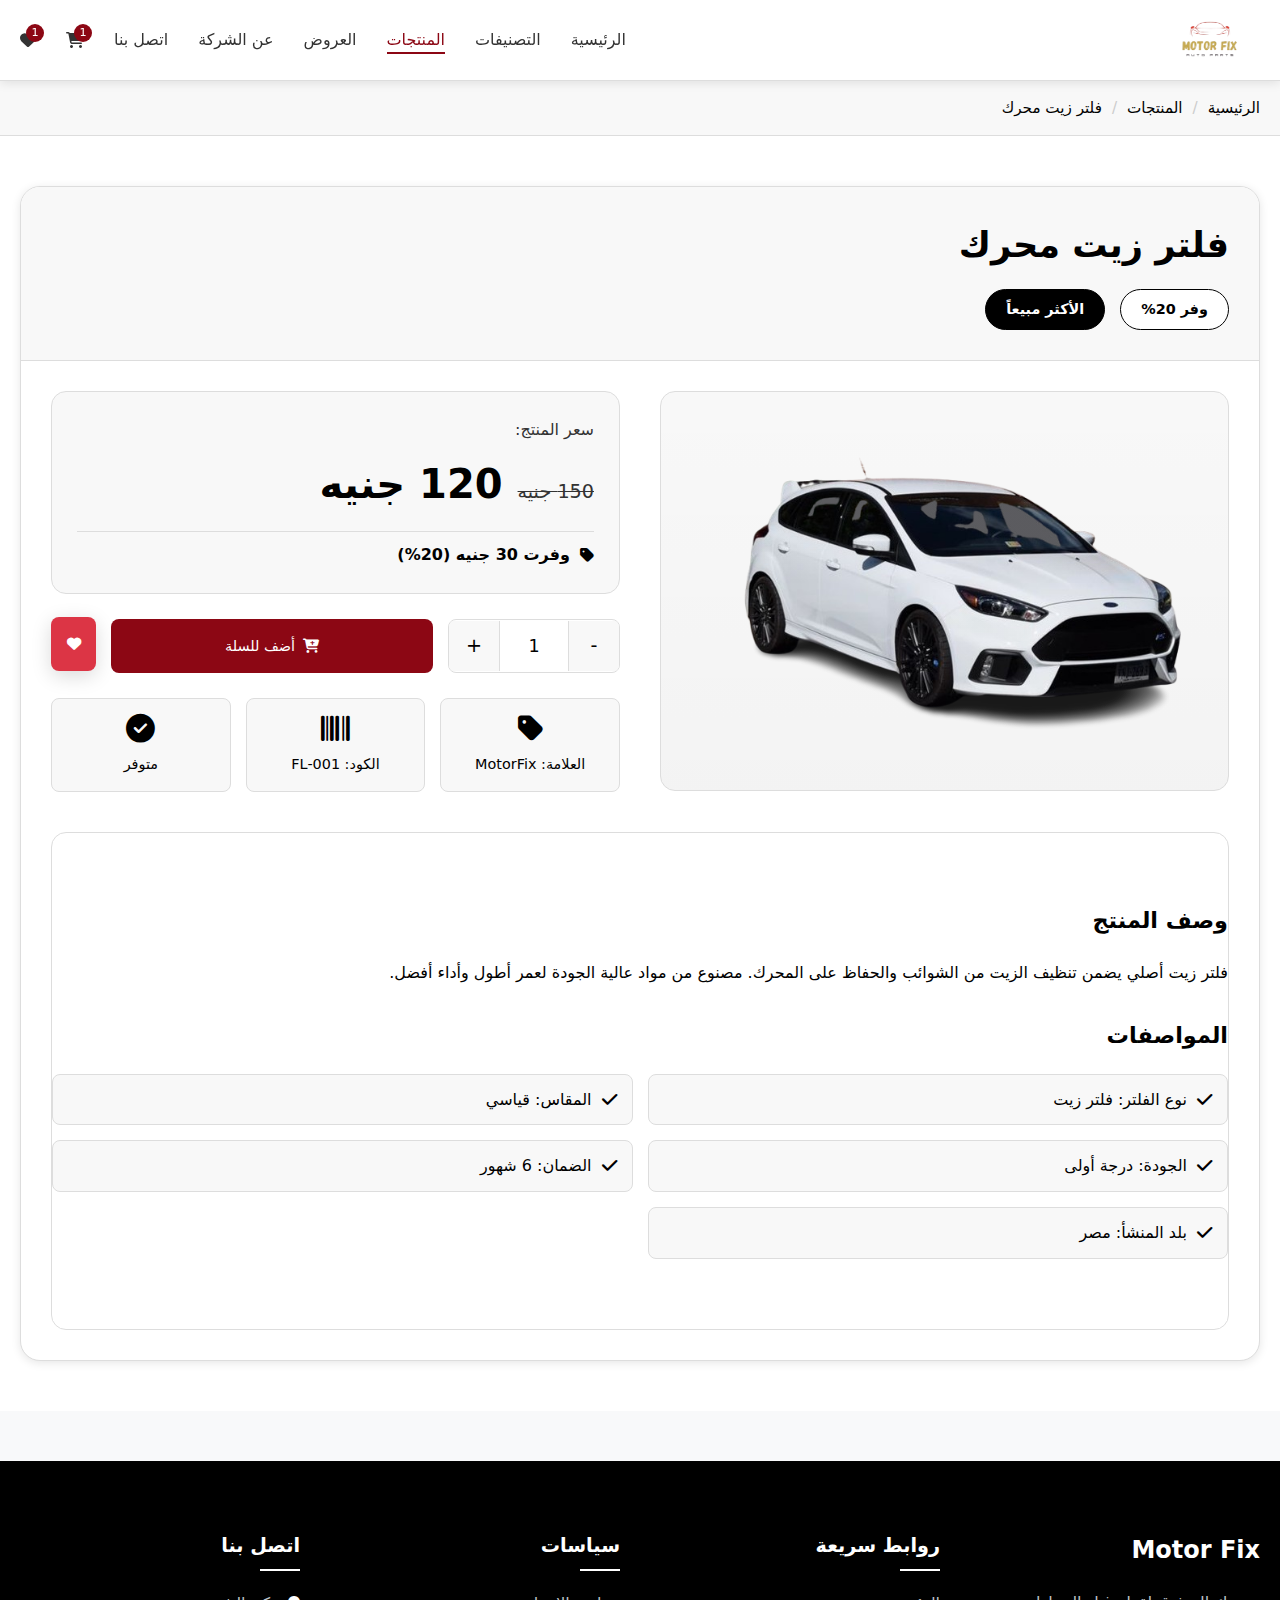
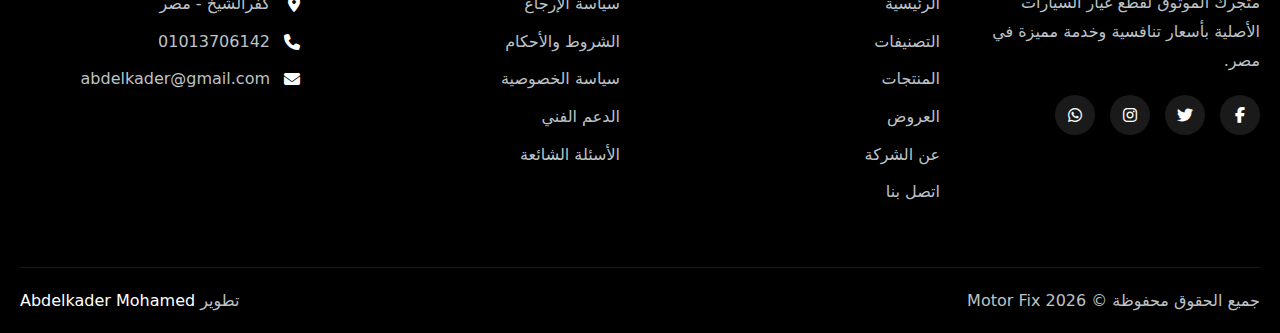
<file: html/product-details.html>
<!doctype html>
<html lang="ar" dir="rtl">
  <head>
    <meta charset="UTF-8" />
    <meta name="viewport" content="width=device-width, initial-scale=1.0" />
    <title>تفاصيل المنتج - Motor Fix</title>
    <link
      rel="stylesheet"
      href="https://cdnjs.cloudflare.com/ajax/libs/font-awesome/6.4.0/css/all.min.css"
    />
    <link rel="stylesheet" href="../css/product-details.css" />
    <link rel="stylesheet" href="../css/index.css" />
    <!-- Favicons -->
    <link
      rel="shortcut icon"
      href="../favIcon/favicon.ico"
      type="image/x-icon"
    />

    <link
      rel="icon"
      href="../favIcon/favicon-16x16.png"
      type="image/png"
      sizes="16x16"
    />
    <link
      rel="icon"
      href="../favIcon/favicon-32x32.png"
      type="image/png"
      sizes="32x32"
    />
    <link
      rel="apple-touch-icon"
      sizes="180x180"
      href="../favIcon/apple-touch-icon.png"
    />
    <link
      rel="icon"
      type="image/png"
      sizes="192x192"
      href="../favIcon/android-chrome-192x192.png"
    />
    <link
      rel="icon"
      type="image/png"
      sizes="512x512"
      href="../favIcon/android-chrome-512x512.png"
    />
  </head>
  <body>
    <!-- Header -->
    <header class="header">
      <div class="container">
        <nav class="navbar">
          <div class="logo">
            <a href="../index.html">
              <img
                src="../assets/images/logo.png"
                alt="Motor Fix"
                class="logo-img"
              />
            </a>
          </div>

          <ul class="nav-links">
            <li><a href="../index.html">الرئيسية</a></li>
            <li><a href="categories.html">التصنيفات</a></li>
            <li><a href="products.html" class="active">المنتجات</a></li>
            <li><a href="offers.html">العروض</a></li>
            <li><a href="about.html">عن الشركة</a></li>
            <li><a href="contact.html">اتصل بنا</a></li>
            <li class="cart-icon">
              <a href="cart.html">
                <i class="fas fa-shopping-cart"></i>
                <span class="cart-count">0</span>
              </a>
            </li>
            <li class="favorite-icon">
              <a href="fav.html">
                <i class="fas fa-heart"></i>
                <span class="favorite-count">0</span>
              </a>
            </li>
          </ul>

          <div class="mobile-menu-btn">
            <i class="fas fa-bars"></i>
          </div>
        </nav>
      </div>
    </header>
    <!-- Breadcrumb -->
    <div class="breadcrumb">
      <div class="container">
        <ul class="breadcrumb-list">
          <li><a href="../index.html">الرئيسية</a></li>
          <li><a href="products.html">المنتجات</a></li>
          <li class="active" id="breadcrumbTitle">تفاصيل المنتج</li>
        </ul>
      </div>
    </div>

    <!-- Product Details Section -->
    <section class="product-details">
      <div class="container">
        <div class="product-details-container" id="productDetailsContainer">
          <div class="loading-spinner">
            <i class="fas fa-spinner fa-spin"></i>
            <p>جاري تحميل تفاصيل المنتج...</p>
          </div>
        </div>
      </div>
    </section>

    <!-- Footer -->
    <footer class="footer">
      <div class="container">
        <div class="footer-grid">
          <div class="footer-col">
            <h3>Motor Fix</h3>
            <p>
              متجرك الموثوق لقطع غيار السيارات الأصلية بأسعار تنافسية وخدمة
              مميزة في مصر.
            </p>
            <div class="social-links">
              <a href="#"><i class="fab fa-facebook-f"></i></a>
              <a href="#"><i class="fab fa-twitter"></i></a>
              <a href="#"><i class="fab fa-instagram"></i></a>
              <a href="#"><i class="fab fa-whatsapp"></i></a>
            </div>
          </div>

          <div class="footer-col">
            <h4>روابط سريعة</h4>
            <ul>
              <li><a href="../index.html">الرئيسية</a></li>
              <li><a href="categories.html">التصنيفات</a></li>
              <li><a href="products.html">المنتجات</a></li>
              <li><a href="offers.html">العروض</a></li>
              <li><a href="about.html">عن الشركة</a></li>
              <li><a href="contact.html">اتصل بنا</a></li>
            </ul>
          </div>

          <div class="footer-col">
            <h4>سياسات</h4>
            <ul>
              <li><a href="contact.html">سياسة الإرجاع</a></li>
              <li><a href="contact.html">الشروط والأحكام</a></li>
              <li><a href="contact.html">سياسة الخصوصية</a></li>
              <li><a href="contact.html">الدعم الفني</a></li>
              <li><a href="contact.html">الأسئلة الشائعة</a></li>
            </ul>
          </div>

          <div class="footer-col">
            <h4>اتصل بنا</h4>
            <ul class="contact-info">
              <li>
                <i class="fas fa-map-marker-alt"></i>
                <span>كفرالشيخ - مصر</span>
              </li>
              <li>
                <i class="fas fa-phone"></i>
                <span>01013706142</span>
              </li>
              <li>
                <i class="fas fa-envelope"></i>
                <span>abdelkader@gmail.com</span>
              </li>
            </ul>
          </div>
        </div>
        <div class="footer-bottom">
          <p>
            جميع الحقوق محفوظة &copy;
            <span class="current-year">2026</span> Motor Fix
          </p>
          <p class="developer-credit">
            <a
              href="https://api.whatsapp.com/send?phone=201013706142"
              target="_blank"
              class="developer-link"
            >
              Abdelkader Mohamed 
            </a>
            تطوير
          </p>
        </div>
      </div>
    </footer>

    <script src="../js/product-details.js"></script>
  </body>
</html>
</file>
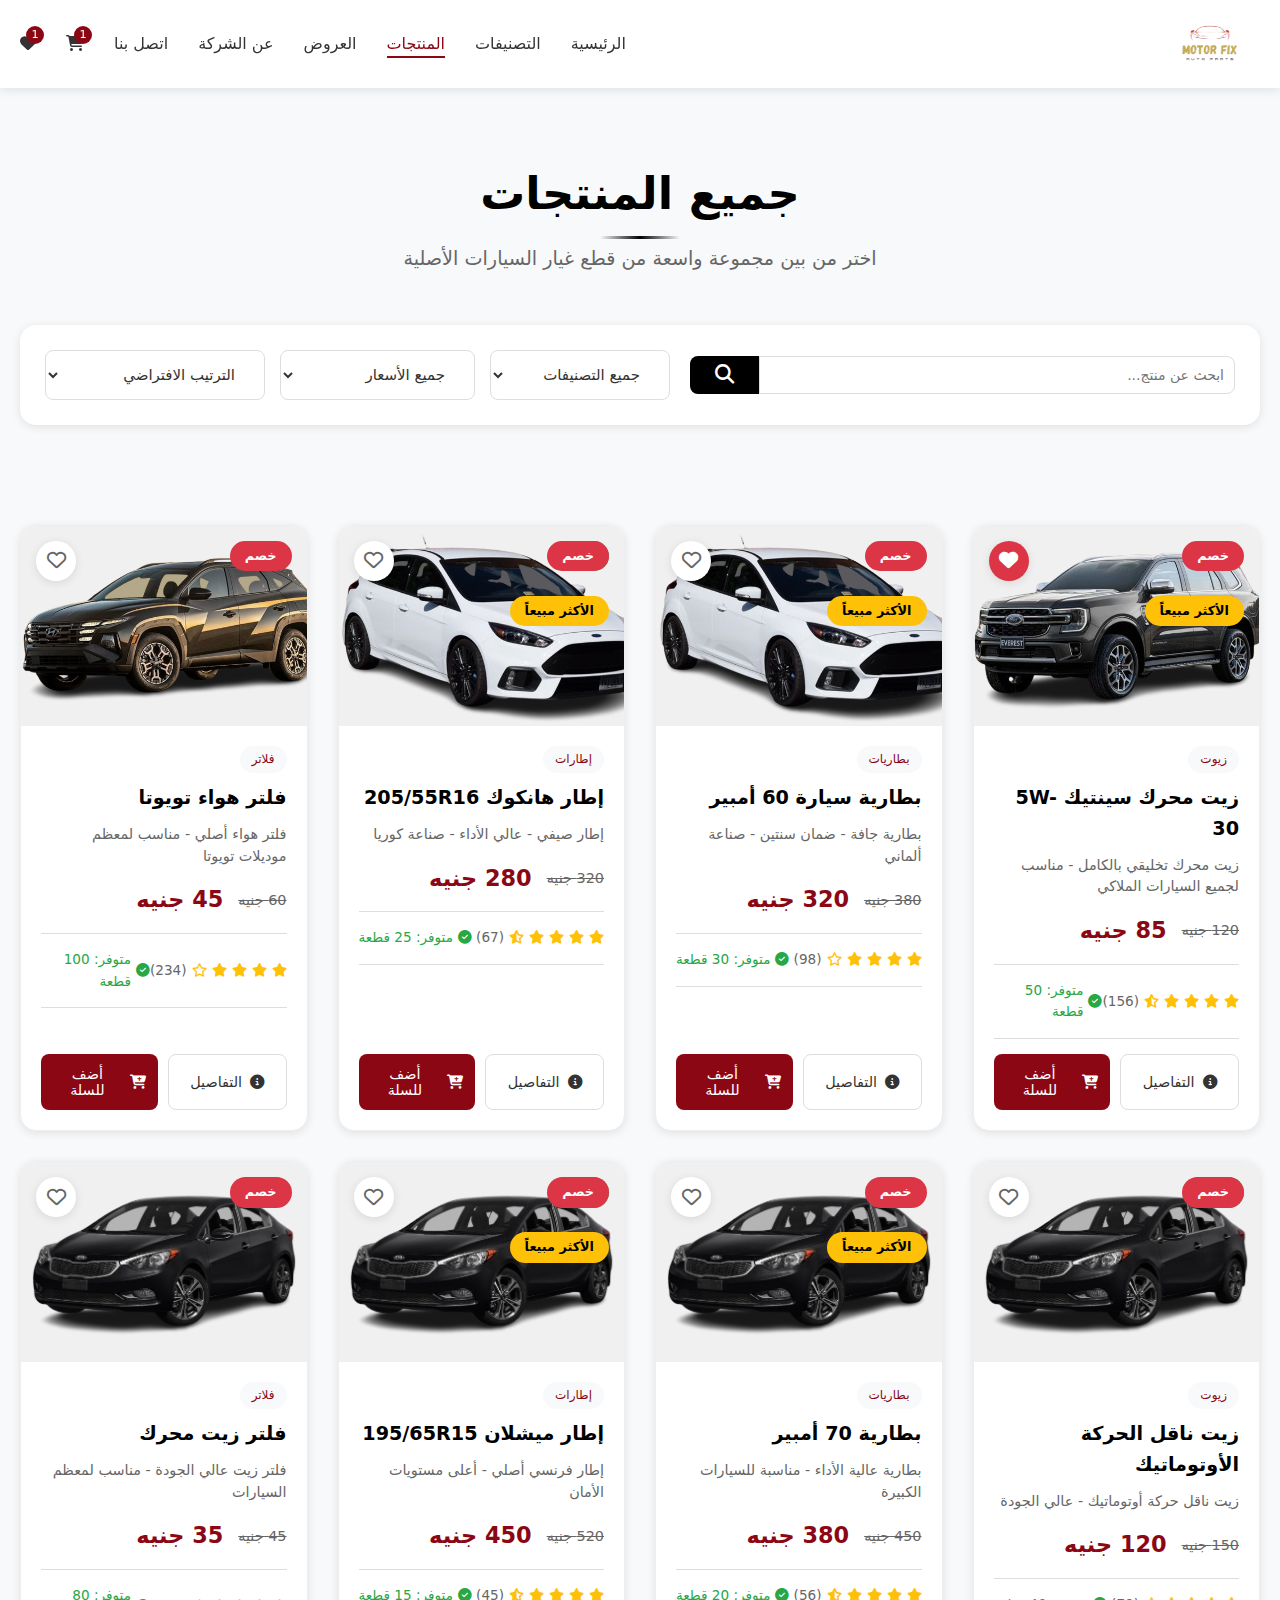
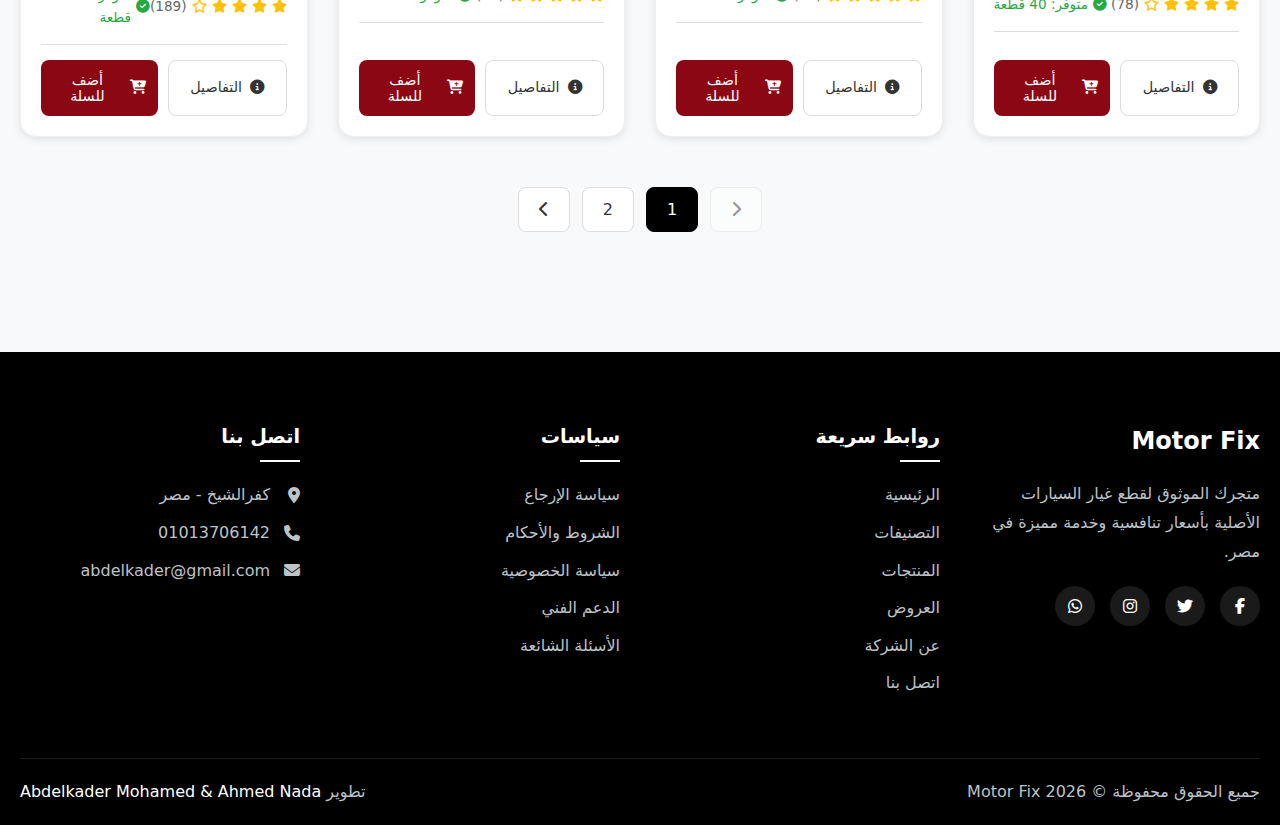
<file: html/products.html>
<!doctype html>
<html lang="ar" dir="rtl">
  <head>
    <meta charset="UTF-8" />
    <meta name="viewport" content="width=device-width, initial-scale=1.0" />
    <title>جميع المنتجات - Motor Fix</title>
    <link
      rel="stylesheet"
      href="https://cdnjs.cloudflare.com/ajax/libs/font-awesome/6.4.0/css/all.min.css"
    />
    <link rel="stylesheet" href="../css/products.css" />
    <link rel="stylesheet" href="../css/index.css" />
    <!-- Favicons -->
    <link
      rel="shortcut icon"
      href="../favIcon/favicon.ico"
      type="image/x-icon"
    />

    <link
      rel="icon"
      href="../favIcon/favicon-16x16.png"
      type="image/png"
      sizes="16x16"
    />
    <link
      rel="icon"
      href="../favIcon/favicon-32x32.png"
      type="image/png"
      sizes="32x32"
    />
    <link
      rel="apple-touch-icon"
      sizes="180x180"
      href="../favIcon/apple-touch-icon.png"
    />
    <link
      rel="icon"
      type="image/png"
      sizes="192x192"
      href="../favIcon/android-chrome-192x192.png"
    />
    <link
      rel="icon"
      type="image/png"
      sizes="512x512"
      href="../favIcon/android-chrome-512x512.png"
    />
  </head>
  <body>
    <!-- Header -->
    <header class="header">
      <div class="container">
        <nav class="navbar">
          <div class="logo">
            <a href="../index.html">
              <img
                src="../assets/images/logo.png"
                alt="Motor Fix"
                class="logo-img"
              />
            </a>
          </div>

          <ul class="nav-links">
            <li><a href="../index.html">الرئيسية</a></li>
            <li><a href="categories.html">التصنيفات</a></li>
            <li><a href="products.html" class="active">المنتجات</a></li>
            <li><a href="offers.html">العروض</a></li>
            <li><a href="about.html">عن الشركة</a></li>
            <li><a href="contact.html">اتصل بنا</a></li>
            <li class="cart-icon">
              <a href="cart.html">
                <i class="fas fa-shopping-cart"></i>
                <span class="cart-count">0</span>
              </a>
            </li>
            <li class="favorite-icon">
              <a href="fav.html">
                <i class="fas fa-heart"></i>
                <span class="favorite-count">0</span>
              </a>
            </li>
          </ul>

          <div class="mobile-menu-btn">
            <i class="fas fa-bars"></i>
          </div>
        </nav>
      </div>
    </header>

    <!-- Products Section -->
    <section class="products-section section-padding">
      <div class="container">
        <div class="products-header">
          <h1>جميع المنتجات</h1>
          <p>اختر من بين مجموعة واسعة من قطع غيار السيارات الأصلية</p>
        </div>

        <!-- Filter Toggle for Mobile -->
        <button class="filter-toggle" id="filterToggle">
          <i class="fas fa-sliders-h"></i>
          <span>إظهار الفلاتر</span>
        </button>

        <div class="products-filter">
          <div class="search-box">
            <input type="text" id="searchInput" placeholder="ابحث عن منتج..." />
            <button id="searchBtn"><i class="fas fa-search"></i></button>
          </div>

          <div class="filter-controls">
            <select id="categoryFilter">
              <option value="">جميع التصنيفات</option>
              <option value="زيوت">زيوت</option>
              <option value="بطاريات">بطاريات</option>
              <option value="إطارات">إطارات</option>
              <option value="فلاتر">فلاتر</option>
              <option value="محرك">محرك</option>
              <option value="كهرباء">كهرباء</option>
              <option value="إكسسوارات">إكسسوارات</option>
            </select>

            <select id="priceFilter">
              <option value="">جميع الأسعار</option>
              <option value="0-100">حتى 100 جنيه</option>
              <option value="100-300">100 - 300 جنيه</option>
              <option value="300-500">300 - 500 جنيه</option>
              <option value="500-1000">500 - 1000 جنيه</option>
              <option value="1000+">أكثر من 1000 جنيه</option>
            </select>

            <select id="sortFilter">
              <option value="default">الترتيب الافتراضي</option>
              <option value="price-low">السعر: من الأقل للأعلى</option>
              <option value="price-high">السعر: من الأعلى للأقل</option>
              <option value="name">الاسم: أ-ي</option>
              <option value="rating">التقييم: الأعلى أولاً</option>
            </select>
          </div>
        </div>

        <!-- Active Filters Tags -->
        <div class="active-filters" id="activeFilters"></div>

        <div class="products-container">
          <!-- Loading Spinner -->
          <div class="loading-spinner" id="loadingSpinner">
            <div class="spinner"></div>
            <p>جاري تحميل المنتجات...</p>
          </div>

          <!-- Products Grid -->
          <div class="products-grid" id="productsGrid">
            <!-- Products will be loaded by JavaScript -->
          </div>

          <!-- Pagination -->
          <div class="products-pagination" id="pagination">
            <!-- Pagination will be loaded by JavaScript -->
          </div>
        </div>
      </div>
    </section>

    <!-- Footer -->
    <footer class="footer">
      <div class="container">
        <div class="footer-grid">
          <div class="footer-col">
            <h3>Motor Fix</h3>
            <p>
              متجرك الموثوق لقطع غيار السيارات الأصلية بأسعار تنافسية وخدمة
              مميزة في مصر.
            </p>
            <div class="social-links">
              <a href="#"><i class="fab fa-facebook-f"></i></a>
              <a href="#"><i class="fab fa-twitter"></i></a>
              <a href="#"><i class="fab fa-instagram"></i></a>
              <a href="#"><i class="fab fa-whatsapp"></i></a>
            </div>
          </div>

          <div class="footer-col">
            <h4>روابط سريعة</h4>
            <ul>
              <li><a href="../index.html">الرئيسية</a></li>
              <li><a href="categories.html">التصنيفات</a></li>
              <li><a href="products.html">المنتجات</a></li>
              <li><a href="offers.html">العروض</a></li>
              <li><a href="about.html">عن الشركة</a></li>
              <li><a href="contact.html">اتصل بنا</a></li>
            </ul>
          </div>

          <div class="footer-col">
            <h4>سياسات</h4>
            <ul>
              <li><a href="contact.html">سياسة الإرجاع</a></li>
              <li><a href="contact.html">الشروط والأحكام</a></li>
              <li><a href="contact.html">سياسة الخصوصية</a></li>
              <li><a href="contact.html">الدعم الفني</a></li>
              <li><a href="contact.html">الأسئلة الشائعة</a></li>
            </ul>
          </div>

          <div class="footer-col">
            <h4>اتصل بنا</h4>
            <ul class="contact-info">
              <li>
                <i class="fas fa-map-marker-alt"></i>
                <span>كفرالشيخ - مصر</span>
              </li>
              <li>
                <i class="fas fa-phone"></i>
                <span>01013706142</span>
              </li>
              <li>
                <i class="fas fa-envelope"></i>
                <span>abdelkader@gmail.com</span>
              </li>
            </ul>
          </div>
        </div>
        <div class="footer-bottom">
          <p>
            جميع الحقوق محفوظة &copy;
            <span class="current-year">2026</span> Motor Fix
          </p>
          <p class="developer-credit">
            <a
              href="https://api.whatsapp.com/send?phone=201013706142"
              target="_blank"
              class="developer-link"
            >
              Abdelkader Mohamed &
            </a>
            <a
              href="https://api.whatsapp.com/send?phone=201010942959"
              target="_blank"
              class="developer-link"
            >
              Ahmed Nada
            </a>
            تطوير
          </p>
        </div>
      </div>
    </footer>
    <script src="../js/products.js"></script>
  </body>
</html>
</file>
<file: css/index.css>
* {
  margin: 0;
  padding: 0;
  box-sizing: border-box;
  font-family:
    system-ui,
    -apple-system,
    "Segoe UI",
    Roboto,
    sans-serif;
}
:root {
  --primary: #8c0714;
  --secondary: #333;
  --accent: #666;
  --light: #fff;
  --gray-light: #f5f5f5;
  --gray: #e0e0e0;
  --bg-primary: #fff;
  --bg-secondary: #f8f9fa;
  --border: #ddd;
  --border-light: #eee;
  --text-primary: #000;
  --text-secondary: #333;
  --text-muted: #666;
  --success: #28a745;
  --danger: #dc3545;
  --warning: #ffc107;
  --shadow: 0 2px 10px rgba(0, 0, 0, 0.1);
  --shadow-hover: 0 5px 20px rgba(0, 0, 0, 0.15);
  --transition: all 0.3s ease;

  /* Primary Colors */
  --primary-color: #000000;
  --secondary-color: #333333;
  --accent-color: #666666;
  --light-color: #ffffff;

  /* Background Colors */
  --gray-light: #f5f5f5;
  --gray: #e0e0e0;
  --bg-primary: #ffffff;
  --bg-secondary: #f8f9fa;

  /* Border Colors */
  --border-color: #ddd;
  --border-light: #eee;

  /* Text Colors */
  --text-primary: #000000;
  --text-secondary: #333333;
  --text-muted: #666666;

  /* Status Colors */
  --success-color: #28a745;
  --danger-color: #dc3545;
  --warning-color: #ffc107;
  --info-color: #17a2b8;

  /* Hover Colors */
  --primary-hover: #333333;
  --secondary-hover: #444444;
  --accent-hover: #777777;
  --success-hover: #218838;
  --danger-hover: #c82333;
  --warning-hover: #e0a800;

  /* Footer Colors */
  --footer-text: #bdc3c7;
  --social-bg: rgba(255, 255, 255, 0.1);
  --social-hover: #143343;
  --footer-border: rgba(255, 255, 255, 0.1);

  /* Overlay Colors */
  --overlay-bg: rgba(0, 0, 0, 0.8);
  --overlay-light: rgba(0, 0, 0, 0.6);
  --overlay-very-light: rgba(0, 0, 0, 0.1);

  /* Additional Colors */
  --star-color: #ffc107;
  --developer-hover: #1d8687;

  /* Shadows */
  --shadow: 0 2px 10px rgba(0, 0, 0, 0.1);
  --shadow-hover: 0 5px 20px rgba(0, 0, 0, 0.15);
  --shadow-lg: 0 10px 25px rgba(0, 0, 0, 0.1);

  /* Transitions */
  --transition: all 0.3s ease;
}
body {
  background-color: var(--bg-secondary);
  color: var(--text-primary);
  line-height: 1.6;
}
.container {
  max-width: 1400px;
  margin: 0 auto;
  padding: 0 20px;
}
.section-padding {
  padding: 70px 0;
}
a {
  text-decoration: none;
}
/* Header (مطابق للتصميم) */
.header {
  background-color: var(--bg-primary);
  box-shadow: var(--shadow);
  position: sticky;
  top: 0;
  z-index: 1000;
}
.navbar {
  display: flex;
  justify-content: space-between;
  align-items: center;
  padding: 15px 0;
}
.logo-img {
  height: 50px;
  width: 100px;
  object-fit: cover;
  transition: var(--transition);
}
.logo-img:hover {
  transform: scale(1.05);
}
.nav-links {
  display: flex;
  align-items: center;
  gap: 30px;
  list-style: none;
}
.nav-links a {
  text-decoration: none;
  color: var(--text-secondary);
  font-weight: 500;
  transition: var(--transition);
  position: relative;
}
.nav-links a:hover,
.nav-links a.active {
  color: var(--primary);
}
.nav-links a.active::after {
  content: "";
  position: absolute;
  bottom: -5px;
  left: 0;
  width: 100%;
  height: 2px;
  background-color: var(--primary);
}
.cart-icon,
.favorite-icon {
  position: relative;
}
.cart-count,
.favorite-count {
  position: absolute;
  top: -8px;
  right: -8px;
  background-color: var(--primary);
  color: var(--light);
  font-size: 0.7rem;
  padding: 2px 5px;
  border-radius: 50%;
  min-width: 18px;
  text-align: center;
}
.mobile-menu-btn {
  display: none;
  font-size: 1.5rem;
  cursor: pointer;
  color: var(--primary);
}

/* Hero Section */
.hero-section {
  background: linear-gradient(135deg, #0e111f 0%, #000 100%);
  position: relative;
  min-height: 600px;
  display: flex;
  align-items: center;
  overflow: hidden;
  color: var(--light);
}
.hero-section::before {
  content: "";
  position: absolute;
  top: 0;
  left: 0;
  right: 0;
  bottom: 0;
  background: rgba(0, 0, 0, 0.6);
  z-index: 1;
}
.moving-icons {
  position: absolute;
  top: 0;
  left: 0;
  width: 100%;
  height: 100%;
  z-index: 2;
  pointer-events: none;
}
.moving-icon {
  position: absolute;
  font-size: 2.5rem;
  color: rgba(255, 255, 255, 0.2);
  animation: float 15s infinite linear;
}
.moving-icon:nth-child(1) {
  top: 10%;
  left: 5%;
  animation-duration: 18s;
  font-size: 3rem;
}
.moving-icon:nth-child(2) {
  top: 20%;
  right: 10%;
  animation-duration: 22s;
  font-size: 4rem;
  animation-delay: -2s;
}
.moving-icon:nth-child(3) {
  bottom: 15%;
  left: 15%;
  animation-duration: 20s;
  font-size: 3.5rem;
  animation-delay: -5s;
}
.moving-icon:nth-child(4) {
  top: 60%;
  right: 20%;
  animation-duration: 25s;
  font-size: 4.5rem;
  animation-delay: -8s;
}
.moving-icon:nth-child(5) {
  bottom: 30%;
  left: 30%;
  animation-duration: 17s;
  font-size: 3rem;
  animation-delay: -3s;
}
.moving-icon:nth-child(6) {
  top: 40%;
  right: 40%;
  animation-duration: 30s;
  font-size: 5rem;
  animation-delay: -12s;
}
.moving-icon:nth-child(7) {
  bottom: 40%;
  right: 5%;
  animation-duration: 24s;
  font-size: 3.8rem;
  animation-delay: -7s;
}
.moving-icon:nth-child(8) {
  top: 75%;
  left: 45%;
  animation-duration: 28s;
  font-size: 4.2rem;
  animation-delay: -15s;
}
@keyframes float {
  0% {
    transform: translateY(0) rotate(0deg) scale(1);
    opacity: 0.2;
  }
  25% {
    transform: translateY(-30px) rotate(5deg) scale(1.1);
    opacity: 0.3;
  }
  50% {
    transform: translateY(20px) rotate(-5deg) scale(0.9);
    opacity: 0.2;
  }
  75% {
    transform: translateY(-15px) rotate(3deg) scale(1.05);
    opacity: 0.3;
  }
  100% {
    transform: translateY(0) rotate(0deg) scale(1);
    opacity: 0.2;
  }
}
.hero-content {
  position: relative;
  z-index: 3;
  max-width: 800px;
  margin: 0 auto;
  text-align: center;
}
.hero-content h1 {
  font-size: 3.5rem;
  font-weight: 700;
  margin-bottom: 20px;
  text-shadow: 2px 2px 4px rgba(0, 0, 0, 0.3);
  animation: fadeInUp 1s ease;
}
.hero-content p {
  font-size: 1.3rem;
  margin-bottom: 40px;
  opacity: 0.95;
  animation: fadeInUp 1s ease 0.2s both;
}
.hero-stats {
  display: flex;
  justify-content: center;
  gap: 50px;
  flex-wrap: wrap;
  animation: fadeInUp 1s ease 0.4s both;
}
.stat-item {
  display: flex;
  flex-direction: column;
  align-items: center;
}
.stat-number {
  font-size: 2.5rem;
  font-weight: bold;
  color: var(--warning);
}
.stat-label {
  font-size: 1rem;
  opacity: 0.9;
  text-transform: uppercase;
  letter-spacing: 1px;
}
@keyframes fadeInUp {
  from {
    opacity: 0;
    transform: translateY(30px);
  }
  to {
    opacity: 1;
    transform: translateY(0);
  }
}

/* Section Header */
.section-header {
  text-align: center;
  margin-bottom: 50px;
}
.section-header h2 {
  font-size: 2.5rem;
  color: var(--primary);
  margin-bottom: 10px;
  position: relative;
  display: inline-block;
}
.section-header h2::after {
  content: "";
  position: absolute;
  bottom: -10px;
  left: 50%;
  transform: translateX(-50%);
  width: 80px;
  height: 3px;
  background: linear-gradient(
    to right,
    transparent,
    var(--primary),
    transparent
  );
}
.section-header p {
  color: var(--text-muted);
  font-size: 1.1rem;
}

/* Products Grid */
.products-grid {
  display: grid;
  grid-template-columns: repeat(auto-fill, minmax(280px, 1fr));
  gap: 30px;
  margin-bottom: 50px;
}
.product-card {
  background: var(--bg-primary);
  border-radius: 16px;
  overflow: hidden;
  box-shadow: var(--shadow);
  transition: var(--transition);
  border: 1px solid var(--border-light);
  position: relative;
  display: flex;
  flex-direction: column;
}
.product-card:hover {
  transform: translateY(-10px);
  box-shadow: var(--shadow-hover);
}
.product-badge {
  position: absolute;
  top: 15px;
  right: 15px;
  background: var(--primary);
  color: white;
  padding: 5px 15px;
  border-radius: 30px;
  font-size: 0.8rem;
  font-weight: bold;
  z-index: 2;
}
.product-badge.popular {
  background: var(--warning);
  color: var(--text-primary);
}
.product-image {
  height: 200px;
  overflow: hidden;
  position: relative;
  background: #f0f0f0;
}
.product-image img {
  width: 100%;
  height: 100%;
  object-fit: cover;
  transition: transform 0.6s;
}
.product-card:hover .product-image img {
  transform: scale(1.1);
}
.product-content {
  padding: 20px;
  flex: 1;
  display: flex;
  flex-direction: column;
}
.product-category {
  display: inline-block;
  padding: 4px 12px;
  background: var(--bg-secondary);
  border-radius: 30px;
  font-size: 0.75rem;
  color: var(--primary);
  margin-bottom: 10px;
  width: fit-content;
}
.product-title {
  font-size: 1.2rem;
  margin-bottom: 10px;
  color: var(--text-primary);
  font-weight: 600;
}
.product-description {
  font-size: 0.9rem;
  color: var(--text-muted);
  margin-bottom: 15px;
  line-height: 1.5;
}
.product-pricing {
  display: flex;
  align-items: center;
  gap: 15px;
  margin-bottom: 15px;
  flex-wrap: wrap;
}
.original-price {
  color: var(--text-muted);
  text-decoration: line-through;
  font-size: 0.9rem;
}
.current-price {
  color: var(--primary);
  font-weight: bold;
  font-size: 1.4rem;
}
.product-meta {
  display: flex;
  justify-content: space-between;
  align-items: center;
  padding: 15px 0;
  border-top: 1px solid var(--border);
  border-bottom: 1px solid var(--border);
  margin-bottom: 15px;
  font-size: 0.85rem;
}
.product-rating {
  display: flex;
  align-items: center;
  gap: 5px;
}
.product-rating i {
  color: var(--warning);
}
.product-stock.in-stock {
  color: var(--success);
  display: flex;
  align-items: center;
  gap: 5px;
}
.product-actions {
  display: flex;
  gap: 10px;
  margin-top: auto;
}
.btn {
  flex: 1;
  padding: 12px;
  border: none;
  border-radius: 8px;
  font-size: 0.9rem;
  cursor: pointer;
  transition: var(--transition);
  display: flex;
  align-items: center;
  justify-content: center;
  gap: 8px;
  text-decoration: none;
  font-weight: 500;
}
.btn-primary {
  background: var(--primary);
  color: white;
}
.btn-primary:hover {
  background: var(--secondary);
  transform: translateY(-2px);
}
.btn-outline {
  background: transparent;
  border: 1px solid var(--border);
  color: var(--text-secondary);
}
.btn-outline:hover {
  background: var(--primary);
  border-color: var(--primary);
  color: white;
}
.btn-favorite {
  width: 45px;
  padding: 12px !important;
  flex: none !important;
}
.btn-favorite.active {
  background: var(--danger);
  color: white;
  border-color: var(--danger);
}

/* Bundles Grid */
.offers-section {
  background: var(--bg-secondary);
}
.bundles-grid {
  display: grid;
  grid-template-columns: repeat(3, 1fr);
  gap: 30px;
  margin-bottom: 40px;
}
.bundle-card {
  background: var(--bg-primary);
  border-radius: 16px;
  overflow: hidden;
  box-shadow: var(--shadow);
  transition: var(--transition);
  border: 1px solid var(--border-light);
  position: relative;
}
.bundle-card:hover {
  transform: translateY(-10px);
  box-shadow: var(--shadow-hover);
}
.bundle-badge {
  position: absolute;
  top: 15px;
  right: 15px;
  background: var(--primary);
  color: white;
  padding: 5px 15px;
  border-radius: 30px;
  font-size: 0.8rem;
  font-weight: bold;
  z-index: 2;
}
.bundle-badge.save {
  left: 15px;
  right: auto;
  background: var(--success);
}
.bundle-image {
  height: 200px;
  overflow: hidden;
  position: relative;
  background: #f0f0f0;
}
.bundle-image img {
  width: 100%;
  height: 100%;
  object-fit: cover;
  transition: transform 0.6s;
}
.bundle-card:hover .bundle-image img {
  transform: scale(1.1);
}
.bundle-items-preview {
  position: absolute;
  bottom: 15px;
  right: 15px;
  left: 15px;
  display: flex;
  justify-content: center;
  gap: 10px;
}
.bundle-items-preview span {
  width: 35px;
  height: 35px;
  border-radius: 50%;
  background: white;
  display: flex;
  align-items: center;
  justify-content: center;
  font-size: 0.8rem;
  font-weight: bold;
  color: var(--primary);
  box-shadow: var(--shadow);
  border: 2px solid white;
}
.bundle-content {
  padding: 20px;
}
.bundle-category {
  display: inline-block;
  padding: 4px 12px;
  background: var(--bg-secondary);
  border-radius: 30px;
  font-size: 0.75rem;
  color: var(--text-primary);
  margin-bottom: 10px;
}
.bundle-title {
  font-size: 1.2rem;
  margin-bottom: 10px;
  color: var(--primary);
  font-weight: 600;
}
.bundle-description {
  font-size: 0.9rem;
  color: var(--text-muted);
  margin-bottom: 15px;
}
.bundle-items-list {
  background: var(--bg-secondary);
  border-radius: 8px;
  padding: 12px;
  margin-bottom: 15px;
}
.bundle-items-list h4 {
  font-size: 0.9rem;
  color: var(--text-secondary);
  margin-bottom: 8px;
  display: flex;
  align-items: center;
  gap: 5px;
}
.bundle-items {
  list-style: none;
  margin: 0;
  padding: 0;
}
.bundle-item {
  display: flex;
  align-items: center;
  padding: 5px 0;
  border-bottom: 1px dashed var(--border);
  font-size: 0.85rem;
}
.bundle-item:last-child {
  border-bottom: none;
}
.bundle-item i {
  color: var(--success);
  margin-left: 5px;
  font-size: 0.7rem;
}
.bundle-item span {
  flex: 1;
  color: var(--text-secondary);
}
.item-qty {
  color: var(--primary);
  font-weight: bold;
  margin-left: 5px;
  font-size: 0.8rem;
}
.bundle-pricing {
  display: flex;
  align-items: center;
  gap: 10px;
  margin-bottom: 12px;
  flex-wrap: wrap;
}
.bundle-original-price {
  color: var(--text-muted);
  text-decoration: line-through;
  font-size: 0.9rem;
}
.bundle-current-price {
  color: var(--primary);
  font-weight: bold;
  font-size: 1.4rem;
}
.bundle-savings {
  background: var(--success);
  color: white;
  padding: 3px 10px;
  border-radius: 30px;
  font-size: 0.8rem;
  font-weight: bold;
}
.load-more-container {
  text-align: center;
}
.btn-load-more {
  background: none;
  border: 2px solid var(--primary);
  color: var(--primary);
  padding: 12px 40px;
  font-size: 1.1rem;
  border-radius: 30px;
  transition: var(--transition);
  cursor: pointer;
  font-weight: 600;
  text-decoration: none;
  display: inline-flex;
  align-items: center;
  gap: 8px;
}
.btn-load-more:hover {
  background: var(--primary);
  color: white;
  transform: translateY(-2px);
}

/* Features & Footer */
.features-section {
  background: var(--bg-primary);
  padding: 70px 0;
}
.features-grid {
  display: grid;
  grid-template-columns: repeat(4, 1fr);
  gap: 30px;
}
.feature-item {
  text-align: center;
  padding: 30px 20px;
  background: var(--bg-secondary);
  border-radius: 12px;
  box-shadow: var(--shadow);
  transition: var(--transition);
}
.feature-item:hover {
  transform: translateY(-5px);
  box-shadow: var(--shadow-hover);
}
.feature-item i {
  font-size: 2.5rem;
  color: var(--primary);
  margin-bottom: 15px;
}
/* Footer */
.footer {
  background-color: var(--primary-color);
  color: var(--light-color);
  padding: 70px 0 20px;
  margin-top: 50px;
}

.footer-grid {
  display: grid;
  grid-template-columns: repeat(4, 1fr);
  gap: 40px;
  margin-bottom: 50px;
}

.footer-col h3 {
  font-size: 1.5rem;
  margin-bottom: 20px;
}

.footer-col h4 {
  font-size: 1.2rem;
  margin-bottom: 20px;
  position: relative;
  padding-bottom: 10px;
}

.footer-col h4::after {
  content: "";
  position: absolute;
  bottom: 0;
  right: 0;
  width: 40px;
  height: 2px;
  background-color: var(--light-color);
}

.footer-col p {
  color: var(--footer-text);
  margin-bottom: 20px;
  line-height: 1.8;
}

.social-links {
  display: flex;
  gap: 15px;
}

.social-links a {
  width: 40px;
  height: 40px;
  background-color: var(--social-bg);
  border-radius: 50%;
  display: flex;
  align-items: center;
  justify-content: center;
  color: var(--light-color);
  text-decoration: none;
  transition: var(--transition);
}

.social-links a:hover {
  background-color: var(--social-hover);
  transform: translateY(-3px);
}

.footer-col ul {
  list-style: none;
  padding: 0;
}

.footer-col ul li {
  margin-bottom: 12px;
}

.footer-col ul li a {
  color: var(--footer-text);
  text-decoration: none;
  transition: var(--transition);
}

.footer-col ul li a:hover {
  color: var(--light-color);
  padding-right: 5px;
}

.contact-info li {
  display: flex;
  align-items: center;
  gap: 10px;
  color: var(--footer-text);
}

.contact-info i {
  width: 20px;
}

.footer-bottom {
  border-top: 1px solid var(--footer-border);
  padding-top: 20px;
  display: flex;
  justify-content: space-between;
  align-items: center;
  flex-wrap: wrap;
  gap: 20px;
}

.footer-bottom p {
  color: var(--footer-text);
}

.developer-credit {
  direction: ltr;
}

.developer-link {
  color: var(--light-color);
  text-decoration: none;
  transition: var(--transition);
}

.developer-link:hover {
  color: var(--developer-hover);
}

/* Responsive */
@media (max-width: 1200px) {
  .products-grid {
    grid-template-columns: repeat(3, 1fr);
  }

  .footer-grid {
    grid-template-columns: repeat(2, 1fr);
  }
}

@media (max-width: 1200px) {
  .products-grid {
    grid-template-columns: repeat(3, 1fr);
  }
  .bundles-grid {
    grid-template-columns: repeat(2, 1fr);
  }
  .features-grid {
    grid-template-columns: repeat(2, 1fr);
  }
  .footer-grid {
    grid-template-columns: repeat(2, 1fr);
  }
}
@media (max-width: 992px) {
  .nav-links {
    display: none;
    position: absolute;
    top: 100%;
    left: 0;
    right: 0;
    background: white;
    flex-direction: column;
    padding: 20px;
    box-shadow: var(--shadow);
  }
  .nav-links.active {
    display: flex;
  }
  .mobile-menu-btn {
    display: block;
  }
  .products-grid {
    grid-template-columns: repeat(2, 1fr);
  }
}
@media (max-width: 768px) {
  .hero-content h1 {
    font-size: 2.2rem;
  }
  .products-grid,
  .bundles-grid,
  .features-grid,
  .footer-grid {
    grid-template-columns: 1fr;
  }

  .footer-bottom {
    justify-content: center;
  }

  .notification {
    position: fixed;
    top: 20px;
    left: 20px;
    padding: 15px 25px;
    border-radius: 50px;
    z-index: 10000;
    box-shadow: 0 5px 20px rgba(0, 0, 0, 0.2);
    animation: slideIn 0.3s;
    display: flex;
    align-items: center;
    gap: 12px;
    font-weight: 500;
    direction: rtl;
  }
  .notification.success {
    background: #d4edda;
    color: #155724;
    border-right: 5px solid #28a745;
  }
  .notification.error {
    background: #f8d7da;
    color: #721c24;
    border-right: 5px solid #dc3545;
  }
  .notification.info {
    background: #333;
    color: white;
    border-right: 5px solid #ffc107;
  }
  @keyframes slideIn {
    from {
      opacity: 0;
      transform: translateX(-100%);
    }
    to {
      opacity: 1;
      transform: translateX(0);
    }
  }
  @keyframes slideOut {
    from {
      opacity: 1;
      transform: translateX(0);
    }
    to {
      opacity: 0;
      transform: translateX(-100%);
    }
  }
}
</file>
<file: css/about.css>
.about-hero {
  background:
    linear-gradient(rgba(0, 0, 0, 0.7), rgba(0, 0, 0, 0.7)),
    url("../assets/images/hero-bg.png");
  background-size: cover;
  background-position: center;
  color: #ffffff !important;
  padding: 100px 0;
  text-align: center;
}

.about-hero h1 {
  font-size: 3.5rem;
  margin-bottom: 20px;
  font-weight: 700;
  color: #ffffff !important;
}

.about-hero p {
  font-size: 1.3rem;
  opacity: 0.9;
  color: #ffffff !important;
}

.about-content {
  padding: 80px 0;
}

.about-grid {
  display: grid;
  grid-template-columns: 1fr 1fr;
  gap: 60px;
  align-items: center;
}

.about-text h2 {
  font-size: 2rem;
  margin: 30px 0 20px;
  color: var(--primary-color);
}

.about-text h2:first-child {
  margin-top: 0;
}

.about-text p {
  margin-bottom: 20px;
  line-height: 1.8;
  color: var(--secondary-color);
}

.about-image img {
  width: 100%;
  height: auto;
  border-radius: 8px;
  box-shadow: var(--shadow);
}

.values-grid {
  display: grid;
  grid-template-columns: repeat(auto-fit, minmax(250px, 1fr));
  gap: 30px;
}

.value-card {
  text-align: center;
  padding: 40px 30px;
  background-color: var(--light-color);
  border-radius: 8px;
  box-shadow: var(--shadow);
  transition: var(--transition);
}

.value-card:hover {
  transform: translateY(-5px);
}

.value-icon {
  font-size: 3rem;
  color: var(--primary-color);
  margin-bottom: 20px;
}

.value-card h3 {
  font-size: 1.5rem;
  margin-bottom: 15px;
  color: var(--primary-color);
}

.value-card p {
  color: var(--accent-color);
  line-height: 1.6;
}

.stats-grid {
  display: grid;
  grid-template-columns: repeat(auto-fit, minmax(200px, 1fr));
  gap: 30px;
}

.stat-card {
  text-align: center;
  padding: 30px;
}

.stat-number {
  font-size: 3rem;
  font-weight: bold;
  color: var(--primary-color);
  margin-bottom: 10px;
}

.stat-text {
  font-size: 1.2rem;
  color: var(--accent-color);
  font-weight: 600;
}

.team-grid {
  display: grid;
  grid-template-columns: repeat(auto-fit, minmax(250px, 1fr));
  gap: 30px;
}

.team-card {
  background-color: var(--light-color);
  border-radius: 8px;
  overflow: hidden;
  box-shadow: var(--shadow);
  transition: var(--transition);
}

.team-card:hover {
  transform: translateY(-5px);
}

.team-image {
  height: 250px;
  overflow: hidden;
}

.team-image img {
  width: 100%;
  height: 100%;
  object-fit: cover;
  transition: var(--transition);
}

.team-card:hover .team-image img {
  transform: scale(1.05);
}

.team-info {
  padding: 25px;
  text-align: center;
}

.team-info h3 {
  font-size: 1.3rem;
  margin-bottom: 5px;
  color: var(--primary-color);
}

.team-info p {
  color: var(--accent-color);
}

/* Responsive Design */
@media (max-width: 992px) {
  .about-grid {
    grid-template-columns: 1fr;
    gap: 40px;
  }

  .about-image {
    order: -1;
  }

  .about-hero h1 {
    font-size: 2.8rem;
  }
}

@media (max-width: 768px) {
  .about-hero {
    padding: 70px 0;
  }

  .about-hero h1 {
    font-size: 2.2rem;
  }

  .about-hero p {
    font-size: 1.1rem;
  }

  .about-content {
    padding: 50px 0;
  }

  .about-text h2 {
    font-size: 1.8rem;
  }
}

@media (max-width: 576px) {
  .stat-number {
    font-size: 2.5rem;
  }

  .team-image {
    height: 200px;
  }
}
/* Reset & Base Styles */
* {
  margin: 0;
  padding: 0;
  box-sizing: border-box;
}

:root {
  --primary-color: #000000;
  --secondary-color: #333333;
  --accent-color: #666666;
  --light-color: #ffffff;
  --gray-light: #f5f5f5;
  --gray: #e0e0e0;
  --border-color: #ddd;
  --shadow: 0 2px 10px rgba(0, 0, 0, 0.1);
  --transition: all 0.3s ease;
}

body {
  font-family: "Cairo", "Segoe UI", Tahoma, Geneva, Verdana, sans-serif;
  line-height: 1.6;
  color: var(--primary-color);
  background-color: var(--light-color);
  direction: rtl;
  text-align: right;
}

.container {
  width: 100%;
  max-width: 1200px;
  margin: 0 auto;
  padding: 0 20px;
}

a {
  text-decoration: none;
  color: inherit;
}

ul {
  list-style: none;
}

.btn {
  display: inline-block;
  padding: 12px 30px;
  border: none;
  border-radius: 4px;
  cursor: pointer;
  font-weight: bold;
  transition: var(--transition);
  text-align: center;
  font-size: 16px;
}

.btn-primary {
  background-color: var(--primary-color);
  color: var(--light-color);
}

.btn-primary:hover {
  background-color: var(--secondary-color);
}

.btn-secondary {
  background-color: transparent;
  color: var(--primary-color);
  border: 2px solid var(--primary-color);
}

.btn-secondary:hover {
  background-color: var(--primary-color);
  color: var(--light-color);
}

.section-padding {
  padding: 80px 0;
}

.bg-light {
  background-color: var(--gray-light);
}

.text-center {
  text-align: center;
}

.section-header {
  text-align: center;
  margin-bottom: 50px;
}

.section-header h2 {
  font-size: 2.5rem;
  margin-bottom: 15px;
  color: var(--primary-color);
}

.section-header p {
  color: var(--accent-color);
  font-size: 1.1rem;
}

/* Header */
.header {
  background-color: var(--light-color);
  box-shadow: var(--shadow);
  position: sticky;
  top: 0;
  z-index: 1000;
}

.navbar {
  display: flex;
  justify-content: space-between;
  align-items: center;
  padding: 20px 0;
}

.logo h1 {
  font-size: 2rem;
  font-weight: 700;
  color: var(--primary-color);
}

.logo a:hover {
  color: var(--primary-color);
}

.nav-links {
  display: flex;
  align-items: center;
  gap: 30px;
}

.nav-links a {
  font-weight: 600;
  font-size: 1.1rem;
  transition: var(--transition);
  position: relative;
}

.nav-links a:hover,
.nav-links a.active {
  color: var(--primary-color);
}

.nav-links a.active::after {
  content: "";
  position: absolute;
  bottom: -5px;
  right: 0;
  width: 100%;
  height: 2px;
  background-color: var(--primary-color);
}

.cart-icon,
.favorite-icon {
  position: relative;
}

.cart-count,
.favorite-count {
  position: absolute;
  top: -8px;
  right: -8px;
  background-color: var(--primary-color);
  color: var(--light-color);
  font-size: 0.7rem;
  width: 18px;
  height: 18px;
  border-radius: 50%;
  display: flex;
  align-items: center;
  justify-content: center;
}

.mobile-menu-btn {
  display: none;
  font-size: 1.5rem;
  cursor: pointer;
}

/* Hero Section */
.hero {
  background:
    linear-gradient(rgba(0, 0, 0, 0.8), rgba(0, 0, 0, 0.8)),
    url("../assets/images/hero-bg.jpg");
  background-size: cover;
  background-position: center;
  color: var(--light-color);
  padding: 100px 0;
  text-align: center;
}

.hero-content h2 {
  font-size: 3.5rem;
  margin-bottom: 20px;
  font-weight: 700;
}

.hero-content p {
  font-size: 1.3rem;
  margin-bottom: 40px;
  max-width: 700px;
  margin-right: auto;
  margin-left: auto;
  opacity: 0.9;
}

.hero-buttons {
  display: flex;
  gap: 20px;
  justify-content: center;
  flex-wrap: wrap;
}

/* Categories Section */
.categories-grid {
  display: grid;
  grid-template-columns: repeat(auto-fit, minmax(250px, 1fr));
  gap: 30px;
}

.category-card {
  background-color: var(--light-color);
  padding: 30px;
  border-radius: 8px;
  box-shadow: var(--shadow);
  text-align: center;
  transition: var(--transition);
}

.category-card:hover {
  transform: translateY(-5px);
  box-shadow: 0 5px 20px rgba(0, 0, 0, 0.15);
}

.category-icon {
  font-size: 3rem;
  color: var(--primary-color);
  margin-bottom: 20px;
}

.category-card h3 {
  font-size: 1.5rem;
  margin-bottom: 10px;
  color: var(--primary-color);
}

.category-card p {
  color: var(--accent-color);
  margin-bottom: 20px;
}

.category-link {
  color: var(--primary-color);
  font-weight: 600;
  display: inline-block;
  padding: 8px 20px;
  border: 2px solid var(--primary-color);
  border-radius: 4px;
  transition: var(--transition);
}

.category-link:hover {
  background-color: var(--primary-color);
  color: var(--light-color);
}

/* Products Grid */
.products-grid {
  display: grid;
  grid-template-columns: repeat(auto-fill, minmax(280px, 1fr));
  gap: 30px;
  margin-bottom: 40px;
}

.product-card {
  background-color: var(--light-color);
  border-radius: 8px;
  overflow: hidden;
  box-shadow: var(--shadow);
  transition: var(--transition);
}

.product-card:hover {
  transform: translateY(-5px);
  box-shadow: 0 10px 25px rgba(0, 0, 0, 0.1);
}

.product-image {
  height: 200px;
  overflow: hidden;
}

.product-image img {
  width: 100%;
  height: 100%;
  object-fit: cover;
  transition: var(--transition);
}

.product-card:hover .product-image img {
  transform: scale(1.05);
}

.product-info {
  padding: 20px;
}

.product-info h3 {
  font-size: 1.3rem;
  margin-bottom: 10px;
  color: var(--primary-color);
}

.product-price {
  font-size: 1.4rem;
  font-weight: bold;
  color: var(--primary-color);
  margin-bottom: 15px;
  display: block;
}

.product-rating {
  color: #ffc107;
  margin-bottom: 15px;
}

.product-actions {
  display: flex;
  gap: 10px;
}

.btn-view,
.btn-add-cart {
  flex: 1;
  padding: 10px;
  font-size: 14px;
}

.btn-view {
  background-color: var(--secondary-color);
  color: var(--light-color);
}

.btn-add-cart {
  background-color: var(--primary-color);
  color: var(--light-color);
}

.btn-view:hover {
  background-color: var(--accent-color);
}

.btn-add-cart:hover {
  background-color: var(--secondary-color);
}

/* Why Choose Section */
.features-grid {
  display: grid;
  grid-template-columns: repeat(auto-fit, minmax(250px, 1fr));
  gap: 30px;
}

.feature-card {
  text-align: center;
  padding: 30px;
}

.feature-icon {
  font-size: 3rem;
  color: var(--primary-color);
  margin-bottom: 20px;
}

.feature-card h3 {
  font-size: 1.5rem;
  margin-bottom: 15px;
  color: var(--primary-color);
}

.feature-card p {
  color: var(--accent-color);
}

/* Footer */
/* Footer */
.footer {
  background-color: var(--primary-color);
  color: var(--light-color);
  padding: 70px 0 20px;
  margin-top: 50px;
}

.footer-grid {
  display: grid;
  grid-template-columns: repeat(4, 1fr);
  gap: 40px;
  margin-bottom: 50px;
}

.footer-col h3 {
  font-size: 1.5rem;
  margin-bottom: 20px;
}

.footer-col h4 {
  font-size: 1.2rem;
  margin-bottom: 20px;
  position: relative;
  padding-bottom: 10px;
}

.footer-col h4::after {
  content: "";
  position: absolute;
  bottom: 0;
  right: 0;
  width: 40px;
  height: 2px;
  background-color: var(--light-color);
}

.footer-col p {
  color: var(--footer-text);
  margin-bottom: 20px;
  line-height: 1.8;
}

.social-links {
  display: flex;
  gap: 15px;
}

.social-links a {
  width: 40px;
  height: 40px;
  background-color: var(--social-bg);
  border-radius: 50%;
  display: flex;
  align-items: center;
  justify-content: center;
  color: var(--light-color);
  text-decoration: none;
  transition: var(--transition);
}

.social-links a:hover {
  background-color: var(--social-hover);
  transform: translateY(-3px);
}

.footer-col ul {
  list-style: none;
  padding: 0;
}

.footer-col ul li {
  margin-bottom: 12px;
}

.footer-col ul li a {
  color: var(--footer-text);
  text-decoration: none;
  transition: var(--transition);
}

.footer-col ul li a:hover {
  color: var(--light-color);
  padding-right: 5px;
}

.contact-info li {
  display: flex;
  align-items: center;
  gap: 10px;
  color: var(--footer-text);
}

.contact-info i {
  width: 20px;
}

.footer-bottom {
  border-top: 1px solid var(--footer-border);
  padding-top: 20px;
  display: flex;
  justify-content: space-between;
  align-items: center;
  flex-wrap: wrap;
  gap: 20px;
}

.footer-bottom p {
  color: var(--footer-text);
}

.developer-credit {
  direction: ltr;
}

.developer-link {
  color: var(--light-color);
  text-decoration: none;
  transition: var(--transition);
}

.developer-link:hover {
  color: var(--developer-hover);
}

/* Responsive */
@media (max-width: 1200px) {
  .products-grid {
    grid-template-columns: repeat(3, 1fr);
  }

  .footer-grid {
    grid-template-columns: repeat(2, 1fr);
  }
}

.social-links {
  display: flex;
  gap: 15px;
}

.social-links a {
  display: inline-flex;
  align-items: center;
  justify-content: center;
  width: 40px;
  height: 40px;
  background-color: rgba(255, 255, 255, 0.1);
  border-radius: 50%;
  transition: var(--transition);
}

.social-links a:hover {
  background-color: var(--light-color);
  color: var(--primary-color);
}

.contact-info li {
  display: flex;
  align-items: flex-start;
  margin-bottom: 15px;
}

.contact-info i {
  margin-left: 10px;
  margin-top: 5px;
}

.footer-bottom {
  text-align: center;
  padding-top: 20px;
  border-top: 1px solid rgba(255, 255, 255, 0.1);
}

/* Responsive Design */
@media (max-width: 992px) {
  .hero-content h2 {
    font-size: 2.8rem;
  }

  .section-header h2 {
    font-size: 2.2rem;
  }
}

@media (max-width: 768px) {
  .nav-links {
    display: none;
    position: absolute;
    top: 100%;
    right: 0;
    background-color: var(--light-color);
    width: 100%;
    flex-direction: column;
    padding: 20px;
    box-shadow: var(--shadow);
  }

  .nav-links.active {
    display: flex;
  }

  .mobile-menu-btn {
    display: block;
  }

  .hero-content h2 {
    font-size: 2.2rem;
  }

  .hero-content p {
    font-size: 1.1rem;
  }

  .hero-buttons {
    flex-direction: column;
    align-items: center;
  }

  .btn {
    width: 100%;
    max-width: 300px;
  }
}

@media (max-width: 576px) {
  .section-padding {
    padding: 50px 0;
  }

  .hero {
    padding: 70px 0;
  }

  .hero-content h2 {
    font-size: 1.8rem;
  }

  .section-header h2 {
    font-size: 1.8rem;
  }

  .categories-grid,
  .products-grid,
  .features-grid {
    grid-template-columns: 1fr;
  }
}
.developer-credit {
  margin-top: 10px;
  font-size: 14px;
  opacity: 0.8;
}

.developer-link {
  color: #ffffff;
  font-weight: bold;
  transition: var(--transition);
}

.developer-link:hover {
  color: #158d89;
  text-decoration: none;
}

.footer-bottom {
  text-align: center;
  padding-top: 20px;
  border-top: 1px solid rgba(255, 255, 255, 0.1);
  display: flex;
  flex-direction: column;
  align-items: center;
}

.footer-bottom p {
  margin-bottom: 5px;
}
</file>
<file: css/cart.css>
/* Cart Page Specific Styles */
.cart-section {
  padding: 60px 0;
}

.cart-header {
  text-align: center;
  margin-bottom: 40px;
}

.cart-header h1 {
  font-size: 2.5rem;
  margin-bottom: 15px;
  color: var(--primary-color);
  display: flex;
  align-items: center;
  justify-content: center;
  gap: 15px;
}

.cart-header p {
  color: var(--accent-color);
  font-size: 1.1rem;
}

.cart-container {
  display: grid;
  grid-template-columns: 2fr 1fr;
  gap: 30px;
}

.cart-items {
  background-color: var(--light-color);
  border-radius: 8px;
  box-shadow: var(--shadow);
  padding: 30px;
  min-height: 300px;
}

.cart-empty {
  text-align: center;
  padding: 60px 20px;
  color: var(--accent-color);
}

.cart-empty i {
  font-size: 4rem;
  margin-bottom: 20px;
  color: var(--gray);
}

.cart-empty h3 {
  font-size: 1.8rem;
  margin-bottom: 15px;
  color: var(--primary-color);
}

.cart-empty p {
  margin-bottom: 30px;
  font-size: 1.1rem;
}

.cart-item {
  display: grid;
  grid-template-columns: auto 1fr auto;
  gap: 20px;
  padding: 20px;
  border-bottom: 1px solid var(--border-color);
  align-items: center;
}

.cart-item:last-child {
  border-bottom: none;
}

.cart-item-image {
  width: 100%;
  height: 120px;
  border-radius: 4px;
  overflow: hidden;
}

.cart-item-image img {
  width: 100%;
  height: 100%;
  object-fit: cover;
}

.cart-item-info {
  padding: 0 20px;
}

.cart-item-name {
  font-size: 1.3rem;
  margin-bottom: 10px;
  color: var(--primary-color);
  font-weight: 600;
}

.cart-item-price {
  font-size: 1.4rem;
  font-weight: bold;
  color: var(--primary-color);
  margin-bottom: 15px;
  display: block;
}

.cart-item-controls {
  display: flex;
  align-items: center;
  gap: 10px;
}

.quantity-control {
  display: flex;
  align-items: center;
  border: 1px solid var(--border-color);
  border-radius: 4px;
  overflow: hidden;
}

.quantity-btn {
  background-color: var(--gray-light);
  border: none;
  width: 40px;
  height: 40px;
  cursor: pointer;
  font-size: 1.2rem;
  transition: var(--transition);
}

.quantity-btn:hover {
  background-color: var(--gray);
}

.quantity-input {
  width: 60px;
  height: 40px;
  border: none;
  text-align: center;
  font-size: 1.1rem;
  font-weight: bold;
}

.remove-item {
  background-color: transparent;
  border: none;
  color: #dc3545;
  cursor: pointer;
  font-size: 1.2rem;
  padding: 8px;
  border-radius: 4px;
  transition: var(--transition);
}

.remove-item:hover {
  background-color: rgba(220, 53, 69, 0.1);
}

.cart-item-total {
  font-size: 1.4rem;
  font-weight: bold;
  color: var(--primary-color);
  text-align: left;
}

.cart-summary {
  background-color: var(--light-color);
  border-radius: 8px;
  box-shadow: var(--shadow);
  padding: 30px;
  height: fit-content;
  position: sticky;
  top: 100px;
}

.cart-summary h3 {
  font-size: 1.8rem;
  margin-bottom: 25px;
  color: var(--primary-color);
  text-align: center;
}

.summary-details {
  margin-bottom: 30px;
}

.summary-row {
  display: flex;
  justify-content: center;
  gap: 20px;
  align-items: center;
  padding: 15px 0;
  border-bottom: 1px solid var(--border-color);
  text-align: center;
}

.summary-row.total {
  border-bottom: none;
  font-size: 1.4rem;
  font-weight: bold;
  color: var(--primary-color);
  padding-top: 20px;
}

.btn-checkout {
  width: 100%;
  margin-bottom: 15px;
  padding: 15px;
  font-size: 1.1rem;
  text-align: center;
}

.btn-secondary {
  background-color: #000 !important;
  color: #fff !important;
  font-weight: bold !important;
  width: 100%;
  text-align: center;
}

.cart-actions {
  display: flex;
  justify-content: space-between;
  margin-top: 30px;
  padding-top: 20px;
  border-top: 1px solid var(--border-color);
}

/* Responsive Design */
@media (max-width: 992px) {
  .cart-container {
    grid-template-columns: 1fr;
  }

  .cart-summary {
    position: static;
  }
}

@media (max-width: 768px) {
  .cart-item {
    grid-template-columns: 1fr;
    text-align: center;
  }

  .cart-item-image {
    margin: 0 auto;
  }

  .cart-item-info {
    padding: 0;
  }

  .cart-item-total {
    text-align: center;
  }
}

@media (max-width: 576px) {
  .cart-header h1 {
    font-size: 2rem;
  }

  .cart-items,
  .cart-summary {
    padding: 20px;
  }

  .quantity-control {
    justify-content: center;
  }
}

.developer-credit {
  margin-top: 10px;
  font-size: 14px;
  opacity: 0.8;
}

.developer-link {
  color: #ffffff;
  font-weight: bold;
  transition: var(--transition);
}

.developer-link:hover {
  color: #5b0678;
  text-decoration: none;
}

/* Footer */
.footer {
  background-color: var(--primary-color);
  color: var(--light-color);
  padding: 70px 0 20px;
  margin-top: 50px;
}

.footer-grid {
  display: grid;
  grid-template-columns: repeat(4, 1fr);
  gap: 40px;
  margin-bottom: 50px;
}

.footer-col h3 {
  font-size: 1.5rem;
  margin-bottom: 20px;
}

.footer-col h4 {
  font-size: 1.2rem;
  margin-bottom: 20px;
  position: relative;
  padding-bottom: 10px;
}

.footer-col h4::after {
  content: "";
  position: absolute;
  bottom: 0;
  right: 0;
  width: 40px;
  height: 2px;
  background-color: var(--light-color);
}

.footer-col p {
  color: var(--footer-text);
  margin-bottom: 20px;
  line-height: 1.8;
}

.social-links {
  display: flex;
  gap: 15px;
}

.social-links a {
  width: 40px;
  height: 40px;
  background-color: var(--social-bg);
  border-radius: 50%;
  display: flex;
  align-items: center;
  justify-content: center;
  color: var(--light-color);
  text-decoration: none;
  transition: var(--transition);
}

.social-links a:hover {
  background-color: var(--social-hover);
  transform: translateY(-3px);
}

.footer-col ul {
  list-style: none;
  padding: 0;
}

.footer-col ul li {
  margin-bottom: 12px;
}

.footer-col ul li a {
  color: var(--footer-text);
  text-decoration: none;
  transition: var(--transition);
}

.footer-col ul li a:hover {
  color: var(--light-color);
  padding-right: 5px;
}

.contact-info li {
  display: flex;
  align-items: center;
  gap: 10px;
  color: var(--footer-text);
}

.contact-info i {
  width: 20px;
}

.footer-bottom {
  border-top: 1px solid var(--footer-border);
  padding-top: 20px;
  display: flex;
  justify-content: space-between;
  align-items: center;
  flex-wrap: wrap;
  gap: 20px;
}

.footer-bottom p {
  color: var(--footer-text);
}

.developer-credit {
  direction: ltr;
}

.developer-link {
  color: var(--light-color);
  text-decoration: none;
  transition: var(--transition);
}

.developer-link:hover {
  color: var(--developer-hover);
}

/* Responsive */
@media (max-width: 1200px) {
  .products-grid {
    grid-template-columns: repeat(3, 1fr);
  }

  .footer-grid {
    grid-template-columns: repeat(2, 1fr);
  }
}
</file>
<file: css/categories.css>
.categories-hero {
    background: linear-gradient(rgba(0, 0, 0, 0.7), rgba(0, 0, 0, 0.7)), url('../assets/images/hero-bg.png');
    background-size: cover;
    background-position: center;
    color: #ffffff !important;
    padding: 100px 0;
    text-align: center;
}

.categories-hero h1 {
    font-size: 3.5rem;
    margin-bottom: 20px;
    font-weight: 700;
    color: #ffffff !important;
}

.categories-hero p {
    font-size: 1.3rem;
    opacity: 0.9;
    color: #ffffff !important;
}

.categories-section {
    padding: 80px 0;
}

.categories-grid {
    display: grid;
    grid-template-columns: repeat(auto-fill, minmax(300px, 1fr));
    gap: 30px;
}

.category-card-large {
    background-color: var(--light-color);
    border-radius: 8px;
    overflow: hidden;
    box-shadow: var(--shadow);
    transition: var(--transition);
    position: relative;
}

.category-card-large:hover {
    transform: translateY(-5px);
    box-shadow: 0 10px 30px rgba(0, 0, 0, 0.15);
}

.category-image {
    height: 200px;
    overflow: hidden;
}

.category-image img {
    width: 100%;
    height: 100%;
    object-fit: cover;
    transition: var(--transition);
}

.category-card-large:hover .category-image img {
    transform: scale(1.05);
}

.category-content {
    padding: 25px;
}

.category-content h3 {
    font-size: 1.5rem;
    margin-bottom: 10px;
    color: var(--primary-color);
}

.category-content p {
    color: var(--accent-color);
    margin-bottom: 20px;
    line-height: 1.6;
}

.category-stats {
    display: flex;
    justify-content: space-between;
    align-items: center;
    margin-top: 20px;
    padding-top: 20px;
    border-top: 1px solid var(--border-color);
}

.product-count {
    font-weight: 600;
    color: var(--primary-color);
}

.btn-category {
    padding: 8px 20px;
    font-size: 14px;
}

.brands-section {
    padding: 80px 0;
}

.brands-grid {
    display: grid;
    grid-template-columns: repeat(auto-fill, minmax(200px, 1fr));
    gap: 25px;
}

.brand-card {
    background-color: var(--light-color);
    border-radius: 8px;
    padding: 30px 20px;
    text-align: center;
    box-shadow: var(--shadow);
    transition: var(--transition);
}

.brand-card:hover {
    transform: translateY(-5px);
}

.brand-logo {
    font-size: 3rem;
    color: var(--primary-color);
    margin-bottom: 20px;
    height: 80px;
    display: flex;
    align-items: center;
    justify-content: center;
}

.brand-card h3 {
    font-size: 1.3rem;
    margin-bottom: 10px;
    color: var(--primary-color);
}

.brand-card p {
    color: var(--accent-color);
    font-size: 0.95rem;
}

.popular-products {
    padding: 80px 0;
}

.popular-products .products-grid {
    display: grid;
    grid-template-columns: repeat(auto-fill, minmax(280px, 1fr));
    gap: 30px;
    margin-bottom: 40px;
}

.cta-section {
    padding: 80px 0;
    background-color: var(--primary-color);
    color: var(--light-color);
    text-align: center;
}

.cta-section.bg-dark {
    background-color:#000000;
}

.cta-content h2 {
    font-size: 2.5rem;
    margin-bottom: 20px;
}

.cta-content p {
    font-size: 1.2rem;
    margin-bottom: 30px;
    opacity: 0.9;
    max-width: 700px;
    margin-right: auto;
    margin-left: auto;
}

.cta-buttons {
    display: flex;
    gap: 20px;
    justify-content: center;
    flex-wrap: wrap;
}

.category-filters {
    margin-bottom: 40px;
    padding: 25px;
    background-color: var(--light-color);
    border-radius: 8px;
    box-shadow: var(--shadow);
}

.filter-header {
    display: flex;
    justify-content: space-between;
    align-items: center;
    margin-bottom: 20px;
}

.filter-header h3 {
    font-size: 1.4rem;
    color: var(--primary-color);
}

.filter-options {
    display: flex;
    gap: 15px;
    flex-wrap: wrap;
}

.filter-btn {
    padding: 10px 20px;
    background-color: #ffffff;
    border: none;
    border-radius: 4px;
    color: var(--secondary-color);
    font-weight: 600;
    cursor: pointer;
    transition: var(--transition);
}

.filter-btn:hover {
    background-color: var(--primary-color);
    color: var(--light-color);
}

.filter-btn.active {
    background-color: var(--primary-color);
    color: var(--light-color);
}

/* Responsive Design */
@media (max-width: 992px) {
    .categories-hero h1 {
        font-size: 2.8rem;
    }
    
    .brands-grid {
        grid-template-columns: repeat(auto-fill, minmax(150px, 1fr));
    }
}

@media (max-width: 768px) {
    .categories-hero {
        padding: 70px 0;
    }
    
    .categories-hero h1 {
        font-size: 2.2rem;
    }
    
    .categories-hero p {
        font-size: 1.1rem;
    }
    
    .categories-grid {
        grid-template-columns: repeat(auto-fill, minmax(250px, 1fr));
    }
    
    .cta-content h2 {
        font-size: 2rem;
    }
    
    .cta-content p {
        font-size: 1.1rem;
    }
    
    .filter-header {
        flex-direction: column;
        align-items: flex-start;
        gap: 15px;
    }
    
    .filter-options {
        width: 100%;
        overflow-x: auto;
        padding-bottom: 10px;
    }
}

@media (max-width: 576px) {
    .categories-grid {
        grid-template-columns: 1fr;
    }
    
    .brands-grid {
        grid-template-columns: repeat(2, 1fr);
    }
    
    .cta-buttons {
        flex-direction: column;
        align-items: center;
    }
    
    .btn {
        width: 100%;
        max-width: 300px;
    }
}
.developer-credit {
    margin-top: 10px;
    font-size: 14px;
    opacity: 0.8;
}

.developer-link {
    color: #ffffff; 
    font-weight: bold;
    transition: var(--transition);
}

.developer-link:hover {
    color: #5b0678;
    text-decoration: none;
}

   /* Footer */
        .footer {
            background-color: var(--primary-color);
            color: var(--light-color);
            padding: 70px 0 20px;
            margin-top: 50px;
        }

        .footer-grid {
            display: grid;
            grid-template-columns: repeat(4, 1fr);
            gap: 40px;
            margin-bottom: 50px;
        }

        .footer-col h3 {
            font-size: 1.5rem;
            margin-bottom: 20px;
        }

        .footer-col h4 {
            font-size: 1.2rem;
            margin-bottom: 20px;
            position: relative;
            padding-bottom: 10px;
        }

        .footer-col h4::after {
            content: '';
            position: absolute;
            bottom: 0;
            right: 0;
            width: 40px;
            height: 2px;
            background-color: var(--light-color);
        }

        .footer-col p {
            color: var(--footer-text);
            margin-bottom: 20px;
            line-height: 1.8;
        }

        .social-links {
            display: flex;
            gap: 15px;
        }

        .social-links a {
            width: 40px;
            height: 40px;
            background-color: var(--social-bg);
            border-radius: 50%;
            display: flex;
            align-items: center;
            justify-content: center;
            color: var(--light-color);
            text-decoration: none;
            transition: var(--transition);
        }

        .social-links a:hover {
            background-color: var(--social-hover);
            transform: translateY(-3px);
        }

        .footer-col ul {
            list-style: none;
            padding: 0;
        }

        .footer-col ul li {
            margin-bottom: 12px;
        }

        .footer-col ul li a {
            color: var(--footer-text);
            text-decoration: none;
            transition: var(--transition);
        }

        .footer-col ul li a:hover {
            color: var(--light-color);
            padding-right: 5px;
        }

        .contact-info li {
            display: flex;
            align-items: center;
            gap: 10px;
            color: var(--footer-text);
        }

        .contact-info i {
            width: 20px;
        }

        .footer-bottom {
            border-top: 1px solid var(--footer-border);
            padding-top: 20px;
            display: flex;
            justify-content: space-between;
            align-items: center;
            flex-wrap: wrap;
            gap: 20px;
        }

        .footer-bottom p {
            color: var(--footer-text);
        }

        .developer-credit {
            direction: ltr;
        }

        .developer-link {
            color: var(--light-color);
            text-decoration: none;
            transition: var(--transition);
        }

        .developer-link:hover {
            color: var(--developer-hover);
        }

        /* Responsive */
        @media (max-width: 1200px) {
            .products-grid {
                grid-template-columns: repeat(3, 1fr);
            }
            
            .footer-grid {
                grid-template-columns: repeat(2, 1fr);
            }
        }
</file>
<file: css/contact.css>
/* Contact Page Specific Styles */
.contact-hero {
  background:
    linear-gradient(rgba(0, 0, 0, 0.7), rgba(0, 0, 0, 0.7)),
    url("../assets/images/hero-bg.png");
  background-size: cover;
  background-position: center;
  color: #ffffff !important;
  padding: 100px 0;
  text-align: center;
}

.contact-hero h1 {
  font-size: 3.5rem;
  margin-bottom: 20px;
  font-weight: 700;
  color: #ffffff !important;
}

.contact-hero p {
  font-size: 1.3rem;
  opacity: 0.9;
  color: #ffffff !important;
}

.contact-section {
  padding: 80px 0;
}

.contact-container {
  display: grid;
  grid-template-columns: 1fr 1.5fr;
  gap: 40px;
}

.contact-info {
  display: flex;
  flex-direction: column;
  gap: 25px;
}

.info-card {
  background-color: var(--light-color);
  border-radius: 8px;
  box-shadow: var(--shadow);
  padding: 25px;
  display: flex;
  gap: 20px;
  transition: var(--transition);
}

.info-card:hover {
  transform: translateY(-5px);
}

.info-icon {
  width: 60px;
  height: 60px;
  background-color: var(--primary-color);
  color: var(--light-color);
  border-radius: 50%;
  display: flex;
  align-items: center;
  justify-content: center;
  font-size: 1.5rem;
  flex-shrink: 0;
}

.info-content h3 {
  font-size: 1.3rem;
  margin-bottom: 10px;
  color: var(--primary-color);
}

.info-content p {
  color: var(--secondary-color);
  margin-bottom: 5px;
  line-height: 1.6;
}

.info-hours {
  font-size: 0.9rem;
  color: var(--accent-color);
  margin-top: 10px;
  font-style: italic;
}

.contact-form-card {
  background-color: var(--light-color);
  border-radius: 8px;
  box-shadow: var(--shadow);
  padding: 40px;
}

.form-header {
  text-align: center;
  margin-bottom: 30px;
}

.form-header h2 {
  font-size: 2rem;
  margin-bottom: 10px;
  color: var(--primary-color);
}

.form-header p {
  color: var(--accent-color);
  font-size: 1.1rem;
}

.form-group {
  margin-bottom: 25px;
}

.form-group label {
  display: block;
  margin-bottom: 8px;
  font-weight: 600;
  color: var(--secondary-color);
}

.form-group input,
.form-group select,
.form-group textarea {
  width: 100%;
  padding: 12px 15px;
  border: 1px solid var(--border-color);
  border-radius: 4px;
  font-size: 16px;
  transition: var(--transition);
}

.form-group input:focus,
.form-group select:focus,
.form-group textarea:focus {
  outline: none;
  border-color: var(--primary-color);
  box-shadow: 0 0 0 3px rgba(0, 0, 0, 0.1);
}

.form-group textarea {
  resize: vertical;
}

.form-row {
  display: grid;
  grid-template-columns: 1fr 1fr;
  gap: 20px;
}

.form-row .form-group {
  margin-bottom: 0;
}

.map-section {
  padding: 80px 0;
}

.map-container {
  display: grid;
  grid-template-columns: 2fr 1fr;
  gap: 30px;
  margin-top: 40px;
}

.map-placeholder {
  background-color: var(--gray-light);
  border-radius: 8px;
  height: 400px;
  display: flex;
  align-items: center;
  justify-content: center;
  position: relative;
  overflow: hidden;
}

.map-content {
  text-align: center;
  z-index: 2;
  padding: 20px;
}

.map-content i {
  font-size: 4rem;
  color: var(--primary-color);
  margin-bottom: 20px;
}

.map-content h3 {
  font-size: 1.8rem;
  margin-bottom: 10px;
  color: var(--primary-color);
}

.map-content p {
  color: var(--accent-color);
  margin-bottom: 20px;
  font-size: 1.1rem;
}

.map-info {
  background-color: var(--light-color);
  border-radius: 8px;
  padding: 30px;
  box-shadow: var(--shadow);
}

.map-info h3 {
  font-size: 1.5rem;
  margin-bottom: 25px;
  color: var(--primary-color);
  text-align: center;
}


.directions-list {
  list-style: none;
}

.directions-list li {
  display: flex;
  gap: 15px;
  margin-bottom: 25px;
  align-items: flex-start;
}

.directions-list i {
  font-size: 1.5rem;
  color: var(--primary-color);
  margin-top: 5px;
  flex-shrink: 0;
}

.directions-list h4 {
  font-size: 1.1rem;
  margin-bottom: 5px;
  color: var(--secondary-color);
}

.directions-list p {
  color: var(--accent-color);
  font-size: 0.95rem;
  line-height: 1.5;
}

.faq-section {
  padding: 80px 0;
}

.faq-container {
  max-width: 800px;
  margin: 0 auto;
}

.faq-item {
  background-color: var(--light-color);
  border-radius: 8px;
  margin-bottom: 15px;
  overflow: hidden;
  box-shadow: var(--shadow);
}

.faq-question {
  width: 100%;
  padding: 20px 25px;
  background-color: var(--light-color);
  border: none;
  text-align: right;
  font-size: 1.1rem;
  font-weight: 600;
  color: var(--primary-color);
  cursor: pointer;
  display: flex;
  justify-content: space-between;
  align-items: center;
  transition: var(--transition);
}

.faq-question:hover {
  background-color: var(--gray-light);
}

.faq-question i {
  transition: transform 0.3s ease;
  color: var(--accent-color);
}

.faq-item.active .faq-question i {
  transform: rotate(180deg);
}

.faq-answer {
  padding: 0 25px;
  max-height: 0;
  overflow: hidden;
  transition:
    max-height 0.3s ease,
    padding 0.3s ease;
}

.faq-item.active .faq-answer {
  padding: 0 25px 25px;
  max-height: 500px;
}

.faq-answer p {
  color: var(--secondary-color);
  line-height: 1.6;
}
.directions-text {
    font-weight: bold;
    color: #000000;
    margin-right: 5px;
    font-size: 18px;
    position: relative;
    top: -10px;
    letter-spacing: 1px;
}
/* Responsive Design */
@media (max-width: 992px) {
  .contact-container {
    grid-template-columns: 1fr;
  }

  .contact-info {
    order: 2;
  }

  .map-container {
    grid-template-columns: 1fr;
  }

  .map-placeholder {
    height: 300px;
  }
}

@media (max-width: 768px) {
  .contact-hero h1 {
    font-size: 2.5rem;
  }

  .contact-hero p {
    font-size: 1.1rem;
  }

  .contact-form-card {
    padding: 30px;
  }

  .form-row {
    grid-template-columns: 1fr;
    gap: 0;
  }

  .form-row .form-group {
    margin-bottom: 25px;
  }

  .faq-question {
    font-size: 1rem;
    padding: 15px 20px;
  }
}

@media (max-width: 576px) {
  .contact-hero {
    padding: 70px 0;
  }

  .contact-hero h1 {
    font-size: 2rem;
  }

  .info-card {
    flex-direction: column;
    text-align: center;
  }

  .info-icon {
    margin: 0 auto;
  }

  .map-content i {
    font-size: 3rem;
  }
}
.developer-credit {
  margin-top: 10px;
  font-size: 14px;
  opacity: 0.8;
}

.developer-link {
  color: #ffffff;
  font-weight: bold;
  transition: var(--transition);
}

.developer-link:hover {
  color: #5b0678;
  text-decoration: none;
}

/* Footer */
.footer {
  background-color: var(--primary-color);
  color: var(--light-color);
  padding: 70px 0 20px;
  margin-top: 50px;
}

.footer-grid {
  display: grid;
  grid-template-columns: repeat(4, 1fr);
  gap: 40px;
  margin-bottom: 50px;
}

.footer-col h3 {
  font-size: 1.5rem;
  margin-bottom: 20px;
}

.footer-col h4 {
  font-size: 1.2rem;
  margin-bottom: 20px;
  position: relative;
  padding-bottom: 10px;
}

.footer-col h4::after {
  content: "";
  position: absolute;
  bottom: 0;
  right: 0;
  width: 40px;
  height: 2px;
  background-color: var(--light-color);
}

.footer-col p {
  color: var(--footer-text);
  margin-bottom: 20px;
  line-height: 1.8;
}

.social-links {
  display: flex;
  gap: 15px;
}

.social-links a {
  width: 40px;
  height: 40px;
  background-color: var(--social-bg);
  border-radius: 50%;
  display: flex;
  align-items: center;
  justify-content: center;
  color: var(--light-color);
  text-decoration: none;
  transition: var(--transition);
}

.social-links a:hover {
  background-color: var(--social-hover);
  transform: translateY(-3px);
}

.footer-col ul {
  list-style: none;
  padding: 0;
}

.footer-col ul li {
  margin-bottom: 12px;
}

.footer-col ul li a {
  color: var(--footer-text);
  text-decoration: none;
  transition: var(--transition);
}

.footer-col ul li a:hover {
  color: var(--light-color);
  padding-right: 5px;
}

.contact-info li {
  display: flex;
  align-items: center;
  gap: 10px;
  color: var(--footer-text);
}

.contact-info i {
  width: 20px;
}

.footer-bottom {
  border-top: 1px solid var(--footer-border);
  padding-top: 20px;
  display: flex;
  justify-content: space-between;
  align-items: center;
  flex-wrap: wrap;
  gap: 20px;
}

.footer-bottom p {
  color: var(--footer-text);
}

.developer-credit {
  direction: ltr;
}

.developer-link {
  color: var(--light-color);
  text-decoration: none;
  transition: var(--transition);
}

.developer-link:hover {
  color: var(--developer-hover);
}

/* Responsive */
@media (max-width: 1200px) {
  .products-grid {
    grid-template-columns: repeat(3, 1fr);
  }

  .footer-grid {
    grid-template-columns: repeat(2, 1fr);
  }
}
</file>
<file: css/fav.css>
:root {
  --primary: #000000;
  --secondary: #333333;
  --accent: #666666;
  --light: #ffffff;
  --gray-light: #f5f5f5;
  --gray: #e0e0e0;
  --bg-primary: #ffffff;
  --bg-secondary: #f8f9fa;
  --border: #ddd;
  --border-light: #eee;
  --text-primary: #000000;
  --text-secondary: #333333;
  --text-muted: #666666;
  --success: #28a745;
  --danger: #dc3545;
  --warning: #ffc107;
  --info: #17a2b8;
  --primary-hover: #333333;
  --danger-hover: #c82333;
  --success-hover: #218838;
  --footer-text: #bdc3c7;
  --social-bg: rgba(255, 255, 255, 0.1);
  --overlay-bg: rgba(0, 0, 0, 0.8);
  --shadow: 0 2px 10px rgba(0, 0, 0, 0.1);
  --shadow-hover: 0 5px 20px rgba(0, 0, 0, 0.15);
  --transition: all 0.3s ease;
  /* Primary Colors */
  --primary-color: #000000;
  --secondary-color: #333333;
  --accent-color: #666666;
  --light-color: #ffffff;

  /* Background Colors */
  --gray-light: #f5f5f5;
  --gray: #e0e0e0;
  --bg-primary: #ffffff;
  --bg-secondary: #f8f9fa;

  /* Border Colors */
  --border-color: #ddd;
  --border-light: #eee;

  /* Text Colors */
  --text-primary: #000000;
  --text-secondary: #333333;
  --text-muted: #666666;

  /* Status Colors */
  --success-color: #28a745;
  --danger-color: #dc3545;
  --warning-color: #ffc107;
  --info-color: #17a2b8;

  /* Hover Colors */
  --primary-hover: #333333;
  --secondary-hover: #444444;
  --accent-hover: #777777;
  --success-hover: #218838;
  --danger-hover: #c82333;
  --warning-hover: #e0a800;

  /* Footer Colors */
  --footer-text: #bdc3c7;
  --social-bg: rgba(255, 255, 255, 0.1);
  --social-hover: #143343;
  --footer-border: rgba(255, 255, 255, 0.1);

  /* Overlay Colors */
  --overlay-bg: rgba(0, 0, 0, 0.8);
  --overlay-light: rgba(0, 0, 0, 0.6);
  --overlay-very-light: rgba(0, 0, 0, 0.1);

  /* Additional Colors */
  --star-color: #ffc107;
  --developer-hover: #1d8687;

  /* Shadows */
  --shadow: 0 2px 10px rgba(0, 0, 0, 0.1);
  --shadow-hover: 0 5px 20px rgba(0, 0, 0, 0.15);
  --shadow-lg: 0 10px 25px rgba(0, 0, 0, 0.1);

  /* Transitions */
  --transition: all 0.3s ease;
}

* {
  margin: 0;
  padding: 0;
  box-sizing: border-box;
  font-family:
    system-ui,
    -apple-system,
    "Segoe UI",
    Roboto,
    sans-serif;
}
body {
  background-color: var(--gray-light);
  line-height: 1.6;
}

/* === HEADER : WHITE === */
.header {
  background: white;
  color: var(--text-primary);
  box-shadow: 0 2px 15px rgba(0, 0, 0, 0.05);
  position: sticky;
  top: 0;
  z-index: 1000;
  border-bottom: 1px solid var(--border-light);
}
.container {
  max-width: 1200px;
  margin: 0 auto;
  padding: 0 20px;
}
.navbar {
  display: flex;
  justify-content: space-between;
  align-items: center;
  height: 70px;
}
.logo h1 a {
  color: var(--primary);
  text-decoration: none;
  font-size: 1.8rem;
  font-weight: 700;
  letter-spacing: 1px;
}
.logo-img {
  height: 70px;
  width: 120px;
  object-fit: cover;
  display: block;
}
.nav-links {
  display: flex;
  gap: 25px;
  list-style: none;
  align-items: center;
}
.nav-links a {
  color: var(--text-secondary);
  text-decoration: none;
  font-weight: 500;
  transition: var(--transition);
  padding: 5px 0;
  border-bottom: 2px solid transparent;
}
.nav-links a:hover,
.nav-links a.active {
  border-bottom-color: var(--danger);
  color: var(--danger);
}
.cart-icon,
.favorite-icon {
  position: relative;
}
.cart-icon a,
.favorite-icon a {
  display: flex;
  color: var(--text-primary);
}
.cart-count,
.favorite-count {
  position: absolute;
  top: -8px;
  right: -8px;
  background: var(--danger);
  color: white;
  border-radius: 50%;
  width: 18px;
  height: 18px;
  font-size: 0.7rem;
  display: flex;
  align-items: center;
  justify-content: center;
}
.mobile-menu-btn {
  display: none;
  font-size: 1.5rem;
  cursor: pointer;
  color: var(--primary);
}
@media (max-width: 992px) {
  .mobile-menu-btn {
    display: block;
  }
  .nav-links {
    display: none;
    position: absolute;
    top: 70px;
    right: 0;
    left: 0;
    background: white;
    flex-direction: column;
    padding: 20px;
    gap: 15px;
    border-top: 1px solid var(--border);
    box-shadow: var(--shadow);
  }
  .nav-links.active {
    display: flex;
  }
}

/* === PAGE HEADER : WHITE (with subtle gray) === */
.page-header {
  background: white;
  padding: 40px 0;
  text-align: center;
  border-bottom: 1px solid var(--border-light);
}
.page-header h1 {
  font-size: 2.5rem;
  margin-bottom: 10px;
  color: var(--primary);
}
.breadcrumb {
  display: flex;
  gap: 8px;
  justify-content: center;
  color: var(--text-muted);
}
.breadcrumb a {
  color: var(--text-secondary);
  text-decoration: none;
}
.breadcrumb a:hover {
  color: var(--danger);
}

/* === FAVORITES SECTION === */
.section-padding {
  padding: 60px 0;
}
.favorites-header {
  margin-bottom: 40px;
  background: white;
  border-radius: 20px;
  padding: 30px;
  box-shadow: var(--shadow);
  border: 1px solid var(--border-light);
}
.favorites-header-content {
  display: flex;
  justify-content: space-between;
  align-items: center;
  flex-wrap: wrap;
  gap: 20px;
}
.favorites-title {
  display: flex;
  align-items: center;
  gap: 15px;
}
.favorites-title i {
  font-size: 2rem;
  color: var(--danger);
  background: rgba(220, 53, 69, 0.1);
  padding: 15px;
  border-radius: 50%;
}
.favorites-title h2 {
  font-size: 1.8rem;
  color: var(--primary);
}
.favorites-title h2 span {
  color: var(--danger);
  margin: 0 5px;
  font-weight: bold;
}
.favorites-actions {
  display: flex;
  gap: 15px;
  flex-wrap: wrap;
}
.btn {
  padding: 12px 28px;
  border: none;
  border-radius: 50px;
  font-weight: 600;
  cursor: pointer;
  transition: var(--transition);
  display: inline-flex;
  align-items: center;
  gap: 10px;
  font-size: 1rem;
  text-decoration: none;
}
.btn-primary {
  background: var(--primary);
  color: white;
}
.btn-primary:hover {
  background: var(--primary-hover);
  transform: translateY(-3px);
  box-shadow: var(--shadow-hover);
}
.btn-outline {
  background: transparent;
  border: 2px solid var(--border);
  color: var(--text-secondary);
}
.btn-outline:hover {
  background: var(--danger);
  border-color: var(--danger);
  color: white;
  transform: translateY(-3px);
}
.favorites-subtitle {
  margin-top: 15px;
  color: var(--text-muted);
  font-size: 1.1rem;
}

/* === FAV GRID === */
.favorites-grid {
  display: grid;
  grid-template-columns: repeat(auto-fill, minmax(280px, 1fr));
  gap: 25px;
  margin-bottom: 50px;
}
.fav-card {
  background: white;
  border-radius: 20px;
  overflow: hidden;
  box-shadow: var(--shadow);
  transition: var(--transition);
  border: 1px solid var(--border-light);
  position: relative;
  display: flex;
  flex-direction: column;
  height: 100%;
}
.fav-card:hover {
  transform: translateY(-8px);
  box-shadow: var(--shadow-hover);
}
.fav-card-badge {
  position: absolute;
  top: 15px;
  right: 15px;
  background: var(--primary);
  color: white;
  padding: 6px 16px;
  border-radius: 30px;
  font-size: 0.8rem;
  font-weight: 600;
  z-index: 2;
  box-shadow: 0 2px 8px rgba(0, 0, 0, 0.2);
}
.fav-card-image {
  position: relative;
  height: 200px;
  overflow: hidden;
  background: #f0f0f0;
}
.fav-card-image img {
  width: 100%;
  height: 100%;
  object-fit: cover;
  transition: transform 0.6s;
}
.fav-card:hover .fav-card-image img {
  transform: scale(1.08);
}
.fav-card-actions {
  position: absolute;
  top: 15px;
  left: 15px;
  display: flex;
  flex-direction: column;
  gap: 10px;
  opacity: 0;
  transform: translateX(-10px);
  transition: var(--transition);
}
.fav-card:hover .fav-card-actions {
  opacity: 1;
  transform: translateX(0);
}
.fav-action-btn {
  width: 40px;
  height: 40px;
  border-radius: 50%;
  background: white;
  border: none;
  color: var(--text-secondary);
  cursor: pointer;
  transition: var(--transition);
  display: flex;
  align-items: center;
  justify-content: center;
  box-shadow: 0 4px 10px rgba(0, 0, 0, 0.15);
  font-size: 1rem;
}
.fav-action-btn:hover {
  background: var(--danger);
  color: white;
  transform: scale(1.15);
}
.fav-action-btn.cart:hover {
  background: var(--success);
}
.fav-card-content {
  padding: 20px;
  flex: 1;
  display: flex;
  flex-direction: column;
}
.fav-card-category {
  font-size: 0.8rem;
  color: var(--text-muted);
  text-transform: uppercase;
  letter-spacing: 1px;
  margin-bottom: 5px;
}
.fav-card-title {
  font-size: 1.2rem;
  margin-bottom: 10px;
  color: var(--primary);
  font-weight: 700;
  line-height: 1.4;
}
.fav-card-price {
  display: flex;
  align-items: baseline;
  gap: 10px;
  margin-bottom: 15px;
  flex-wrap: wrap;
}
.current-price {
  font-size: 1.5rem;
  font-weight: 800;
  color: var(--danger);
}
.old-price {
  color: var(--text-muted);
  text-decoration: line-through;
  font-size: 1rem;
}
.fav-card-meta {
  display: flex;
  justify-content: space-between;
  align-items: center;
  padding-top: 15px;
  border-top: 1px solid var(--border);
  margin-top: auto;
  font-size: 0.9rem;
}
.in-stock {
  color: var(--success);
  display: flex;
  align-items: center;
  gap: 5px;
  font-weight: 500;
}
.out-of-stock {
  color: var(--danger);
  display: flex;
  align-items: center;
  gap: 5px;
}
.fav-card-rating {
  display: flex;
  align-items: center;
  gap: 5px;
  background: #f8f9fa;
  padding: 4px 10px;
  border-radius: 30px;
}
.fav-card-rating i {
  color: var(--warning);
  font-size: 0.8rem;
}
.fav-card-rating span {
  color: var(--text-muted);
  font-weight: 600;
}

/* === EMPTY STATE === */
.empty-favorites {
  text-align: center;
  padding: 80px 20px;
  background: white;
  border-radius: 30px;
  border: 2px dashed var(--border);
}
.empty-state-icon i {
  font-size: 6rem;
  color: var(--danger);
  opacity: 0.5;
  margin-bottom: 20px;
}
.empty-favorites h3 {
  font-size: 2rem;
  color: var(--primary);
  margin-bottom: 10px;
}
.empty-favorites p {
  font-size: 1.2rem;
  color: var(--text-muted);
  margin-bottom: 30px;
}
.empty-state-actions {
  display: flex;
  gap: 20px;
  justify-content: center;
  flex-wrap: wrap;
}

/* === FOOTER (unchanged, dark) === */
/* Footer */
.footer {
  background-color: #000;
  color: var(--light-color);
  padding: 70px 0 20px;
  margin-top: 50px;
}

.footer-grid {
  display: grid;
  grid-template-columns: repeat(4, 1fr);
  gap: 40px;
  margin-bottom: 50px;
}

.footer-col h3 {
  font-size: 1.5rem;
  margin-bottom: 20px;
}

.footer-col h4 {
  font-size: 1.2rem;
  margin-bottom: 20px;
  position: relative;
  padding-bottom: 10px;
}

.footer-col h4::after {
  content: "";
  position: absolute;
  bottom: 0;
  right: 0;
  width: 40px;
  height: 2px;
  background-color: var(--light-color);
}

.footer-col p {
  color: var(--footer-text);
  margin-bottom: 20px;
  line-height: 1.8;
}

.social-links {
  display: flex;
  gap: 15px;
}

.social-links a {
  width: 40px;
  height: 40px;
  background-color: var(--social-bg);
  border-radius: 50%;
  display: flex;
  align-items: center;
  justify-content: center;
  color: var(--light-color);
  text-decoration: none;
  transition: var(--transition);
}

.social-links a:hover {
  background-color: var(--social-hover);
  transform: translateY(-3px);
}

.footer-col ul {
  list-style: none;
  padding: 0;
}

.footer-col ul li {
  margin-bottom: 12px;
}

.footer-col ul li a {
  color: var(--footer-text);
  text-decoration: none;
  transition: var(--transition);
}

.footer-col ul li a:hover {
  color: var(--light-color);
  padding-right: 5px;
}

.contact-info li {
  display: flex;
  align-items: center;
  gap: 10px;
  color: var(--footer-text);
}

.contact-info i {
  width: 20px;
}

.footer-bottom {
  border-top: 1px solid var(--footer-border);
  padding-top: 20px;
  display: flex;
  justify-content: space-between;
  align-items: center;
  flex-wrap: wrap;
  gap: 20px;
}

.footer-bottom p {
  color: var(--footer-text);
}

.developer-credit {
  direction: ltr;
}

.developer-link {
  color: var(--light-color);
  text-decoration: none;
  transition: var(--transition);
}

.developer-link:hover {
  color: var(--developer-hover);
}

/* Responsive */
@media (max-width: 1200px) {
  .products-grid {
    grid-template-columns: repeat(3, 1fr);
  }

  .footer-grid {
    grid-template-columns: repeat(2, 1fr);
  }
}

@media (max-width: 798px) {
  .footer-grid {
    grid-template-columns: repeat(1, 1fr);
  }
}

/* === NOTIFICATION === */
@keyframes slideIn {
  from {
    opacity: 0;
    transform: translateX(-100%);
  }
  to {
    opacity: 1;
    transform: translateX(0);
  }
}
@keyframes slideOut {
  from {
    opacity: 1;
    transform: translateX(0);
  }
  to {
    opacity: 0;
    transform: translateX(-100%);
  }
}
.notification {
  position: fixed;
  top: 20px;
  left: 20px;
  padding: 15px 25px;
  border-radius: 50px;
  z-index: 10000;
  box-shadow: 0 5px 20px rgba(0, 0, 0, 0.2);
  animation: slideIn 0.3s ease;
  display: flex;
  align-items: center;
  gap: 12px;
  font-weight: 500;
  direction: rtl;
}
.notification.success {
  background: #d4edda;
  color: #155724;
  border-right: 5px solid #28a745;
}
.notification.error {
  background: #f8d7da;
  color: #721c24;
  border-right: 5px solid #dc3545;
}
.notification.info {
  background: #333;
  color: white;
  border-right: 5px solid #ffc107;
}

/* === RESPONSIVE === */
@media (max-width: 768px) {
  .favorites-header-content {
    flex-direction: column;
    align-items: flex-start;
  }
  .favorites-actions {
    width: 100%;
  }
  .btn {
    width: 100%;
    justify-content: center;
  }
  .fav-card-actions {
    opacity: 1;
    transform: translateX(0);
  }
}
#recentlyViewed {
  display: none !important;
}
</file>
<file: css/offers.css>
/* offers.css */
:root {
  /* Primary Colors */
  --primary-color: #000000;
  --secondary-color: #333333;
  --accent-color: #666666;
  --light-color: #ffffff;

  /* Background Colors */
  --gray-light: #f5f5f5;
  --gray: #e0e0e0;
  --bg-primary: #ffffff;
  --bg-secondary: #f8f9fa;

  /* Border Colors */
  --border-color: #ddd;
  --border-light: #eee;

  /* Text Colors */
  --text-primary: #000000;
  --text-secondary: #333333;
  --text-muted: #666666;

  /* Status Colors */
  --success-color: #28a745;
  --danger-color: #dc3545;
  --warning-color: #ffc107;
  --info-color: #17a2b8;

  /* Hover Colors */
  --primary-hover: #333333;
  --secondary-hover: #444444;
  --accent-hover: #777777;
  --success-hover: #218838;
  --danger-hover: #c82333;
  --warning-hover: #e0a800;

  /* Footer Colors */
  --footer-text: #bdc3c7;
  --social-bg: rgba(255, 255, 255, 0.1);
  --social-hover: #143343;
  --footer-border: rgba(255, 255, 255, 0.1);

  /* Overlay Colors */
  --overlay-bg: rgba(0, 0, 0, 0.8);
  --overlay-light: rgba(0, 0, 0, 0.6);
  --overlay-very-light: rgba(0, 0, 0, 0.1);

  /* Additional Colors */
  --star-color: #ffc107;
  --developer-hover: #1d8687;

  /* Shadows */
  --shadow: 0 2px 10px rgba(0, 0, 0, 0.1);
  --shadow-hover: 0 5px 20px rgba(0, 0, 0, 0.15);
  --shadow-lg: 0 10px 25px rgba(0, 0, 0, 0.1);

  /* Transitions */
  --transition: all 0.3s ease;
}

/* Pagination Styles */
.pagination-container {
  display: flex;
  justify-content: center;
  align-items: center;
  margin-top: 50px;
  gap: 8px;
  flex-wrap: wrap;
  direction: ltr;
}

.pagination-btn {
  min-width: 40px;
  height: 40px;
  display: inline-flex;
  align-items: center;
  justify-content: center;
  background-color: var(--bg-primary);
  border: 1px solid var(--border-color);
  border-radius: 8px;
  color: var(--text-secondary);
  font-size: 0.95rem;
  cursor: pointer;
  transition: var(--transition);
  padding: 0 12px;
  font-weight: 500;
}

.pagination-btn:hover:not(:disabled) {
  background-color: var(--primary-color);
  color: var(--light-color);
  border-color: var(--primary-color);
  transform: translateY(-2px);
}

.pagination-btn.active {
  background-color: var(--primary-color);
  color: var(--light-color);
  border-color: var(--primary-color);
}

.pagination-btn:disabled {
  opacity: 0.5;
  cursor: not-allowed;
  background-color: var(--gray-light);
}

.pagination-dots {
  min-width: 30px;
  height: 40px;
  display: inline-flex;
  align-items: center;
  justify-content: center;
  color: var(--text-muted);
  font-size: 1.2rem;
}

.pagination-info {
  display: inline-flex;
  align-items: center;
  padding: 0 15px;
  height: 40px;
  background-color: var(--bg-secondary);
  border-radius: 20px;
  color: var(--text-secondary);
  font-size: 0.9rem;
  font-weight: 500;
  margin: 0 10px;
}

/* Responsive Pagination */
@media (max-width: 768px) {
  .pagination-container {
    gap: 5px;
  }

  .pagination-btn {
    min-width: 35px;
    height: 35px;
    font-size: 0.85rem;
    padding: 0 8px;
  }

  .pagination-info {
    height: 35px;
    font-size: 0.8rem;
    padding: 0 12px;
  }

  .pagination-dots {
    height: 35px;
    font-size: 1rem;
  }
}

@media (max-width: 576px) {
  .pagination-container {
    flex-direction: row;
    gap: 4px;
  }

  .pagination-btn {
    min-width: 32px;
    height: 32px;
    font-size: 0.8rem;
    padding: 0 6px;
  }

  .pagination-info {
    height: 32px;
    font-size: 0.75rem;
    padding: 0 10px;
    order: -1;
    width: 100%;
    justify-content: center;
    margin-bottom: 10px;
  }
}

/* Offers Hero */
.offers-hero {
  background:
    linear-gradient(rgba(0, 0, 0, 0.7), rgba(0, 0, 0, 0.7)),
    url("../assets/images/hero-bg.png");
  background-size: cover;
  background-position: center;
  padding: 120px 0;
  color: #ffffff !important;
  text-align: center;
  position: relative;
  overflow: hidden;
}

.offers-hero::before {
  content: "";
  position: absolute;
  top: -50%;
  right: -50%;
  width: 200%;
  height: 200%;
  background: radial-gradient(
    circle,
    rgba(255, 255, 255, 0.1) 0%,
    transparent 70%
  );
  animation: rotate 30s linear infinite;
}

@keyframes rotate {
  from {
    transform: rotate(0deg);
  }
  to {
    transform: rotate(360deg);
  }
}

.offers-hero-content h1 {
  font-size: 3rem;
  margin-bottom: 20px;
  font-weight: 700;
  text-shadow: 2px 2px 4px rgba(0, 0, 0, 0.2);
}

.offers-hero-content p {
  font-size: 1.2rem;
  opacity: 0.95;
  margin-bottom: 40px;
}

.offers-hero-stats {
  display: flex;
  justify-content: center;
  gap: 50px;
  flex-wrap: wrap;
}

.stat-item {
  display: flex;
  flex-direction: column;
  align-items: center;
}

.stat-number {
  font-size: 2.5rem;
  font-weight: bold;
  color: var(--warning-color);
}

.stat-label {
  font-size: 1rem;
  opacity: 0.9;
  text-transform: uppercase;
  letter-spacing: 1px;
}

/* Offers Filter */
.offers-filter {
  background-color: var(--bg-primary);
  padding: 30px 0;
  border-bottom: 1px solid var(--border-color);
  top: 80px;
  z-index: 99;
  box-shadow: var(--shadow-sm);
}

.filter-header {
  text-align: center;
  margin-bottom: 30px;
}

.filter-header h2 {
  font-size: 2rem;
  color: var(--primary-color);
  margin-bottom: 10px;
}

.filter-header p {
  color: var(--text-muted);
}

.filter-controls {
  display: flex;
  justify-content: space-between;
  align-items: center;
  flex-wrap: wrap;
  gap: 20px;
}

.filter-tabs {
  display: flex;
  gap: 10px;
  flex-wrap: wrap;
}

.filter-tab {
  padding: 10px 20px;
  border: 1px solid var(--border-color);
  background: none;
  border-radius: 30px;
  color: var(--text-muted);
  font-size: 0.95rem;
  cursor: pointer;
  transition: var(--transition);
}

.filter-tab:hover {
  border-color: var(--primary-color);
  color: var(--primary-color);
  background-color: var(--bg-secondary);
}

.filter-tab.active {
  background-color: var(--primary-color);
  color: var(--light-color);
  border-color: var(--primary-color);
}

.filter-sort select {
  padding: 10px 20px;
  border: 1px solid var(--border-color);
  border-radius: 30px;
  color: var(--text-secondary);
  font-size: 0.95rem;
  cursor: pointer;
  transition: var(--transition);
  background-color: var(--bg-primary);
  min-width: 200px;
}

.filter-sort select:focus {
  outline: none;
  border-color: var(--primary-color);
}

/* Bundles Grid */
.bundles-grid {
  display: grid;
  grid-template-columns: repeat(auto-fill, minmax(350px, 1fr));
  gap: 30px;
  margin-bottom: 30px;
}

/* Bundle Card */
.bundle-card {
  background-color: var(--bg-primary);
  border-radius: 16px;
  overflow: hidden;
  box-shadow: var(--shadow-md);
  transition: var(--transition);
  border: 1px solid var(--border-light);
  position: relative;
}

.bundle-card:hover {
  transform: translateY(-10px);
  box-shadow: var(--shadow-hover);
}

.bundle-badge {
  position: absolute;
  top: 15px;
  right: 15px;
  background-color: var(--primary-color);
  color: var(--light-color);
  padding: 8px 20px;
  border-radius: 30px;
  font-weight: bold;
  font-size: 0.9rem;
  z-index: 2;
  box-shadow: var(--shadow-sm);
}

.bundle-badge.popular {
  background-color: var(--warning-color);
  color: var(--text-primary);
}

.bundle-badge.limited {
  background-color: var(--danger-color);
}

.bundle-badge.save {
  left: 15px;
  right: auto;
  background-color: var(--success-color);
}

.bundle-image {
  position: relative;
  height: 200px;
  overflow: hidden;
  background: linear-gradient(45deg, #f5f5f5, #e0e0e0);
}

.bundle-image img {
  width: 100%;
  height: 100%;
  object-fit: cover;
  transition: transform 0.6s ease;
}

.bundle-card:hover .bundle-image img {
  transform: scale(1.1);
}

.bundle-image-overlay {
  position: absolute;
  top: 0;
  left: 0;
  right: 0;
  bottom: 0;
  background: linear-gradient(to bottom, transparent, rgba(0, 0, 0, 0.3));
}

.bundle-items-preview {
  position: absolute;
  bottom: 15px;
  right: 15px;
  left: 15px;
  display: flex;
  justify-content: center;
  gap: 10px;
}

.bundle-items-preview span {
  width: 35px;
  height: 35px;
  border-radius: 50%;
  background-color: var(--light-color);
  display: flex;
  align-items: center;
  justify-content: center;
  font-size: 0.8rem;
  font-weight: bold;
  color: var(--primary-color);
  box-shadow: var(--shadow-sm);
  border: 2px solid var(--light-color);
}

.bundle-items-preview span.more {
  background-color: var(--primary-color);
  color: var(--light-color);
}

/* Bundle Content */
.bundle-content {
  padding: 20px;
}

.bundle-category {
  display: inline-block;
  padding: 4px 12px;
  background-color: var(--bg-secondary);
  border-radius: 30px;
  font-size: 0.8rem;
  color: var(--primary-color);
  margin-bottom: 10px;
}

.bundle-title {
  font-size: 1.3rem;
  margin-bottom: 10px;
  color: var(--primary-color);
  font-weight: 600;
}

.bundle-description {
  font-size: 0.95rem;
  color: var(--text-muted);
  margin-bottom: 15px;
  line-height: 1.5;
}

/* Bundle Items List */
.bundle-items-list {
  background-color: var(--bg-secondary);
  border-radius: 8px;
  padding: 15px;
  margin-bottom: 15px;
}

.bundle-items-list h4 {
  font-size: 0.95rem;
  color: var(--text-secondary);
  margin-bottom: 10px;
  display: flex;
  align-items: center;
  gap: 5px;
}

.bundle-items-list h4 i {
  color: var(--primary-color);
}

.bundle-items {
  list-style: none;
  padding: 0;
  margin: 0;
}

.bundle-item {
  display: flex;
  align-items: center;
  padding: 8px 0;
  border-bottom: 1px dashed var(--border-color);
  font-size: 0.9rem;
}

.bundle-item:last-child {
  border-bottom: none;
}

.bundle-item i {
  color: var(--success-color);
  margin-left: 8px;
  font-size: 0.8rem;
}

.bundle-item span {
  flex: 1;
  color: var(--text-secondary);
}

.bundle-item .item-qty {
  color: var(--primary-color);
  font-weight: bold;
  margin-left: 10px;
}

/* Bundle Pricing */
.bundle-pricing {
  display: flex;
  align-items: center;
  gap: 15px;
  margin-bottom: 15px;
  flex-wrap: wrap;
}

.bundle-original-price {
  color: var(--text-muted);
  text-decoration: line-through;
  font-size: 1rem;
}

.bundle-current-price {
  color: var(--primary-color);
  font-weight: bold;
  font-size: 1.6rem;
}

.bundle-savings {
  background-color: var(--success-color);
  color: var(--light-color);
  padding: 4px 12px;
  border-radius: 30px;
  font-size: 0.85rem;
  font-weight: bold;
}

/* Bundle Meta */
.bundle-meta {
  display: flex;
  justify-content: space-between;
  align-items: center;
  padding: 15px 0;
  border-top: 1px solid var(--border-color);
  border-bottom: 1px solid var(--border-color);
  margin-bottom: 15px;
  font-size: 0.9rem;
}

.bundle-rating {
  display: flex;
  align-items: center;
  gap: 5px;
}

.bundle-rating i {
  color: var(--warning-color);
}

.bundle-rating span {
  color: var(--text-muted);
}

.bundle-sold {
  color: var(--text-muted);
  display: flex;
  align-items: center;
  gap: 5px;
}

.bundle-sold i {
  color: var(--primary-color);
}

/* Bundle Actions */
.bundle-actions {
  display: flex;
  gap: 10px;
}

.bundle-actions .btn {
  flex: 1;
  padding: 12px;
  border: none;
  border-radius: 8px;
  font-size: 0.95rem;
  cursor: pointer;
  transition: var(--transition);
  display: flex;
  align-items: center;
  justify-content: center;
  gap: 8px;
}

.btn-primary {
  background-color: var(--primary-color);
  color: var(--light-color);
}

.btn-primary:hover {
  background-color: var(--primary-dark);
  transform: translateY(-2px);
}

.btn-outline {
  background-color: transparent;
  border: 1px solid var(--border-color);
  color: var(--text-secondary);
}

.btn-outline:hover {
  background-color: var(--primary-color);
  border-color: var(--primary-color);
  color: var(--light-color);
}

.btn-favorite {
  width: 45px;
  padding: 12px !important;
  flex: none !important;
}

.btn-favorite:hover {
  background-color: var(--danger-color);
  border-color: var(--danger-color);
  color: var(--light-color);
}

.btn-favorite.active {
  background-color: var(--danger-color);
  border-color: var(--danger-color);
  color: var(--light-color);
}

/* Limited Stock Warning */
.limited-stock {
  margin-top: 10px;
  padding: 8px;
  background-color: rgba(231, 76, 60, 0.1);
  border-radius: 4px;
  color: var(--danger-color);
  font-size: 0.85rem;
  display: flex;
  align-items: center;
  gap: 5px;
}

.limited-stock i {
  animation: pulse 1.5s infinite;
}

@keyframes pulse {
  0%,
  100% {
    opacity: 1;
  }
  50% {
    opacity: 0.5;
  }
}

/* Bundle Features Section */
.bundle-features {
  background-color: var(--bg-secondary);
  padding: 60px 0;
  margin-top: 40px;
}

.features-grid {
  display: grid;
  grid-template-columns: repeat(auto-fit, minmax(250px, 1fr));
  gap: 30px;
}

.feature-item {
  text-align: center;
  padding: 30px 20px;
  background-color: var(--bg-primary);
  border-radius: 12px;
  box-shadow: var(--shadow-sm);
  transition: var(--transition);
}

.feature-item:hover {
  transform: translateY(-5px);
  box-shadow: var(--shadow-hover);
}

.feature-item i {
  font-size: 2.5rem;
  color: var(--primary-color);
  margin-bottom: 15px;
}

.feature-item h3 {
  font-size: 1.2rem;
  margin-bottom: 10px;
  color: var(--primary-color);
}

.feature-item p {
  color: var(--text-muted);
  font-size: 0.95rem;
}

/* Responsive */
@media (max-width: 1200px) {
  .bundles-grid {
    grid-template-columns: repeat(2, 1fr);
  }
}

@media (max-width: 992px) {
  .offers-hero-content h1 {
    font-size: 2.5rem;
  }

  .filter-controls {
    flex-direction: column;
    align-items: stretch;
  }

  .filter-tabs {
    justify-content: center;
  }

  .filter-sort select {
    width: 100%;
  }
}

@media (max-width: 768px) {
  .offers-hero {
    padding: 60px 0;
  }

  .offers-hero-content h1 {
    font-size: 2rem;
  }

  .offers-hero-stats {
    flex-direction: row;
    gap: 20px;
  }

  .bundles-grid {
    grid-template-columns: 1fr;
  }

  .bundle-actions {
    flex-wrap: wrap;
  }

  .bundle-actions .btn {
    flex: 1 1 100%;
  }

  .btn-favorite {
    flex: 0 0 45px !important;
  }

  .features-grid {
    grid-template-columns: repeat(2, 1fr);
  }
}

@media (max-width: 576px) {
  .offers-hero-content h1 {
    font-size: 1.8rem;
  }

  .filter-tab {
    padding: 8px 15px;
    font-size: 0.85rem;
  }

  .bundle-pricing {
    flex-direction: column;
    align-items: flex-start;
  }

  .features-grid {
    grid-template-columns: 1fr;
  }
}

/* Loading Skeleton */
.bundle-card.skeleton {
  pointer-events: none;
}

.bundle-card.skeleton .bundle-image,
.bundle-card.skeleton .bundle-category,
.bundle-card.skeleton .bundle-title,
.bundle-card.skeleton .bundle-description,
.bundle-card.skeleton .bundle-items-list,
.bundle-card.skeleton .bundle-pricing,
.bundle-card.skeleton .bundle-meta {
  background: linear-gradient(90deg, #f0f0f0 25%, #e0e0e0 50%, #f0f0f0 75%);
  background-size: 200% 100%;
  animation: loading 1.5s infinite;
  color: transparent;
}

@keyframes loading {
  0% {
    background-position: 200% 0;
  }
  100% {
    background-position: -200% 0;
  }
}

/* Tooltip */
[data-tooltip] {
  position: relative;
}

[data-tooltip]:before {
  content: attr(data-tooltip);
  position: absolute;
  bottom: 100%;
  left: 50%;
  transform: translateX(-50%);
  padding: 5px 10px;
  background-color: var(--dark-bg);
  color: var(--light-color);
  font-size: 0.8rem;
  border-radius: 4px;
  white-space: nowrap;
  opacity: 0;
  visibility: hidden;
  transition: var(--transition);
  margin-bottom: 5px;
  z-index: 10;
}

[data-tooltip]:hover:before {
  opacity: 1;
  visibility: visible;
}

/* Footer */
.footer {
  background-color: var(--primary-color);
  color: var(--light-color);
  padding: 70px 0 20px;
  margin-top: 50px;
}

.footer-grid {
  display: grid;
  grid-template-columns: repeat(4, 1fr);
  gap: 40px;
  margin-bottom: 50px;
}

.footer-col h3 {
  font-size: 1.5rem;
  margin-bottom: 20px;
}

.footer-col h4 {
  font-size: 1.2rem;
  margin-bottom: 20px;
  position: relative;
  padding-bottom: 10px;
}

.footer-col h4::after {
  content: "";
  position: absolute;
  bottom: 0;
  right: 0;
  width: 40px;
  height: 2px;
  background-color: var(--light-color);
}

.footer-col p {
  color: var(--footer-text);
  margin-bottom: 20px;
  line-height: 1.8;
}

.social-links {
  display: flex;
  gap: 15px;
}

.social-links a {
  width: 40px;
  height: 40px;
  background-color: var(--social-bg);
  border-radius: 50%;
  display: flex;
  align-items: center;
  justify-content: center;
  color: var(--light-color);
  text-decoration: none;
  transition: var(--transition);
}

.social-links a:hover {
  background-color: var(--social-hover);
  transform: translateY(-3px);
}

.footer-col ul {
  list-style: none;
  padding: 0;
}

.footer-col ul li {
  margin-bottom: 12px;
}

.footer-col ul li a {
  color: var(--footer-text);
  text-decoration: none;
  transition: var(--transition);
}

.footer-col ul li a:hover {
  color: var(--light-color);
  padding-right: 5px;
}

.contact-info li {
  display: flex;
  align-items: center;
  gap: 10px;
  color: var(--footer-text);
}

.contact-info i {
  width: 20px;
}

.footer-bottom {
  border-top: 1px solid var(--footer-border);
  padding-top: 20px;
  display: flex;
  justify-content: space-between;
  align-items: center;
  flex-wrap: wrap;
  gap: 20px;
}

.footer-bottom p {
  color: var(--footer-text);
}

.developer-credit {
  direction: ltr;
}

.developer-link {
  color: var(--light-color);
  text-decoration: none;
  transition: var(--transition);
}

.developer-link:hover {
  color: var(--developer-hover);
}

/* Responsive */
@media (max-width: 1200px) {
  .products-grid {
    grid-template-columns: repeat(3, 1fr);
  }

  .footer-grid {
    grid-template-columns: repeat(2, 1fr);
  }
}
</file>
<file: css/product-details.css>
* {
            margin: 0;
            padding: 0;
            box-sizing: border-box;
            font-family: system-ui, -apple-system, 'Segoe UI', Roboto, 'Helvetica Neue', sans-serif;
        }

        :root {
            --pure-white: #ffffff;
            --off-white: #f8f8f8;
            --light-gray: #eaeaea;
            --medium-gray: #cccccc;
            --dark-gray: #666666;
            --pure-black: #000000;
            --soft-black: #222222;
            --text-primary: #333333;
            --text-secondary: #666666;
            --border-color: #e0e0e0;
            --shadow: 0 2px 10px rgba(0, 0, 0, 0.05);
            --shadow-hover: 0 5px 20px rgba(0, 0, 0, 0.1);
            --transition: all 0.3s ease;
        }

        body {
            color: var(--text-primary);
            background-color: var(--pure-white);
            line-height: 1.6;
        }

        .container {
            max-width: 1400px;
            margin: 0 auto;
            padding: 0 20px;
        }

        .section-padding {
            padding: 70px 0;
        }

        /* Header Styles */
        .header {
            background-color: var(--pure-white);
            border-bottom: 1px solid var(--border-color);
            position: sticky;
            top: 0;
            z-index: 1000;
        }

        .navbar {
            display: flex;
            justify-content: space-between;
            align-items: center;
            height: 80px;
        }

        .logo h1 {
            font-size: 1.8rem;
            font-weight: 700;
        }

        .logo a {
            text-decoration: none;
            color: var(--pure-black);
        }

        .nav-links {
            display: flex;
            align-items: center;
            list-style: none;
            gap: 30px;
        }

        .nav-links a {
            text-decoration: none;
            color: var(--text-primary);
            font-weight: 500;
            transition: var(--transition);
            position: relative;
        }

        .nav-links a:hover,
        .nav-links a.active {
            color: var(--pure-black);
        }

        .nav-links a.active::after {
            content: '';
            position: absolute;
            bottom: -5px;
            left: 0;
            width: 100%;
            height: 2px;
            background-color: var(--pure-black);
        }

        .cart-icon,
        .favorite-icon {
            position: relative;
        }

        .cart-icon a,
        .favorite-icon a {
            display: flex;
            align-items: center;
        }

        .cart-count,
        .favorite-count {
            position: absolute;
            top: -8px;
            right: -8px;
            background-color: var(--pure-black);
            color: var(--pure-white);
            font-size: 0.7rem;
            width: 18px;
            height: 18px;
            border-radius: 50%;
            display: flex;
            align-items: center;
            justify-content: center;
        }

        .mobile-menu-btn {
            display: none;
            font-size: 1.5rem;
            cursor: pointer;
        }

        /* Breadcrumb */
        .breadcrumb {
            background-color: var(--off-white);
            padding: 15px 0;
            border-bottom: 1px solid var(--border-color);
        }

        .breadcrumb-list {
            display: flex;
            align-items: center;
            gap: 10px;
            list-style: none;
            flex-wrap: wrap;
        }

        .breadcrumb-list li {
            font-size: 0.95rem;
            color: var(--text-secondary);
        }

        .breadcrumb-list li:not(:last-child)::after {
            content: '/';
            margin-right: 10px;
            color: var(--medium-gray);
        }

        .breadcrumb-list a {
            color: var(--text-primary);
            text-decoration: none;
            transition: var(--transition);
        }

        .breadcrumb-list a:hover {
            color: var(--pure-black);
        }

        .breadcrumb-list .active {
            color: var(--pure-black);
            font-weight: 500;
        }

        /* Product Details */
        .product-details {
            padding: 50px 0;
            background-color: var(--pure-white);
        }

        .product-details-container {
            background-color: var(--pure-white);
            border: 1px solid var(--border-color);
            border-radius: 20px;
            overflow: hidden;
            box-shadow: var(--shadow);
        }

        .loading-spinner {
            text-align: center;
            padding: 100px 20px;
            color: var(--text-secondary);
            min-height: 400px;
            display: flex;
            flex-direction: column;
            align-items: center;
            justify-content: center;
        }

        .loading-spinner i {
            font-size: 4rem;
            color: var(--medium-gray);
            margin-bottom: 20px;
        }

        .loading-spinner p {
            font-size: 1.2rem;
            margin-bottom: 20px;
        }

        .loading-spinner .btn {
            padding: 12px 30px;
            background-color: var(--pure-black);
            color: var(--pure-white);
            text-decoration: none;
            border-radius: 4px;
            transition: var(--transition);
        }

        .loading-spinner .btn:hover {
            background-color: var(--soft-black);
            transform: translateY(-2px);
        }

        /* Pack Header */
        .pack-header {
            padding: 30px;
            background-color: var(--off-white);
            border-bottom: 1px solid var(--border-color);
        }

        .pack-header h1 {
            font-size: 2.2rem;
            color: var(--pure-black);
            margin-bottom: 15px;
            font-weight: 700;
        }

        .pack-badges {
            display: flex;
            gap: 15px;
            flex-wrap: wrap;
        }

        .badge {
            padding: 8px 20px;
            border-radius: 30px;
            font-size: 0.9rem;
            font-weight: 600;
            border: 1px solid var(--border-color);
        }

        .badge-popular {
            background-color: var(--pure-black);
            color: var(--pure-white);
            border-color: var(--pure-black);
        }

        .badge-save {
            background-color: var(--pure-white);
            color: var(--pure-black);
            border-color: var(--pure-black);
        }

        /* Pack Content */
        .pack-content {
            padding: 30px;
        }

        /* Pack Summary - الصور هتكون منتظمة */
        .pack-summary {
            display: grid;
            grid-template-columns: 1fr 1fr;
            gap: 40px;
            margin-bottom: 40px;
        }

        .pack-image {
            border-radius: 15px;
            overflow: hidden;
            border: 1px solid var(--border-color);
            position: relative;
            background-color: var(--off-white);
            /* مقاس ثابت للصورة */
            width: 100%;
            height: 400px;
            display: flex;
            align-items: center;
            justify-content: center;
        }

        .pack-image img {
            width: 100%;
            height: 100%;
            object-fit: contain; /* عشان الصورة تتناسب مع المساحة بدون تشويه */
            transition: var(--transition);
        }

        .pack-image::after {
            content: '';
            position: absolute;
            top: 0;
            left: 0;
            right: 0;
            bottom: 0;
            background: linear-gradient(to bottom, transparent, rgba(0,0,0,0.02));
            pointer-events: none;
        }

        .pack-info {
            display: flex;
            flex-direction: column;
        }

        .pack-price-box {
            background-color: var(--off-white);
            padding: 25px;
            border-radius: 15px;
            margin-bottom: 25px;
            border: 1px solid var(--border-color);
        }

        .price-label {
            font-size: 1rem;
            color: var(--text-secondary);
            margin-bottom: 10px;
            display: block;
        }

        .price-details {
            display: flex;
            align-items: baseline;
            gap: 15px;
            margin-bottom: 15px;
            flex-wrap: wrap;
        }

        .old-price {
            color: var(--text-secondary);
            text-decoration: line-through;
            font-size: 1.2rem;
        }

        .new-price {
            color: var(--pure-black);
            font-size: 2.5rem;
            font-weight: 700;
        }

        .pack-savings {
            display: flex;
            align-items: center;
            gap: 10px;
            color: var(--pure-black);
            font-weight: 600;
            padding-top: 10px;
            border-top: 1px solid var(--border-color);
        }

        .pack-savings i {
            color: var(--pure-black);
        }

        /* Quantity Selector */
        .quantity-selector {
            display: flex;
            align-items: center;
            border: 1px solid var(--border-color);
            border-radius: 8px;
            overflow: hidden;
            background-color: var(--pure-white);
        }

        .quantity-btn {
            width: 50px;
            height: 50px;
            border: none;
            background-color: var(--off-white);
            color: var(--text-primary);
            font-size: 1.2rem;
            cursor: pointer;
            transition: var(--transition);
            display: flex;
            align-items: center;
            justify-content: center;
        }

        .quantity-btn:hover {
            background-color: var(--pure-black);
            color: var(--pure-white);
        }

        .quantity-input {
            width: 70px;
            height: 50px;
            border: none;
            border-left: 1px solid var(--border-color);
            border-right: 1px solid var(--border-color);
            text-align: center;
            font-size: 1.1rem;
            color: var(--text-primary);
            -moz-appearance: textfield;
            appearance: textfield;
        }

        .quantity-input::-webkit-outer-spin-button,
        .quantity-input::-webkit-inner-spin-button {
            -webkit-appearance: none;
            margin: 0;
        }

        .quantity-input:focus {
            outline: none;
        }

        /* Pack Actions */
        .pack-actions {
            display: flex;
            gap: 15px;
            margin-bottom: 25px;
            flex-wrap: wrap;
        }

        .btn {
            padding: 12px 24px;
            border: none;
            border-radius: 8px;
            font-size: 1rem;
            font-weight: 600;
            cursor: pointer;
            transition: var(--transition);
            text-decoration: none;
            display: inline-flex;
            align-items: center;
            justify-content: center;
            gap: 10px;
            border: 2px solid transparent;
        }

        .btn-primary {
            background-color: var(--pure-black);
            color: var(--pure-white);
            border-color: var(--pure-black);
            flex: 1;
        }

        .btn-primary:hover {
            background-color: var(--pure-white);
            color: var(--pure-black);
            border-color: var(--pure-black);
            transform: translateY(-2px);
            box-shadow: var(--shadow-hover);
        }

        .btn-primary:active {
            transform: translateY(0);
        }

        .btn-outline {
            background-color: transparent;
            color: var(--pure-black);
            border: 2px solid var(--pure-black);
        }

        .btn-outline:hover {
            background-color: var(--pure-black);
            color: var(--pure-white);
            transform: translateY(-2px);
            box-shadow: var(--shadow-hover);
        }

        .btn-favorite {
            width: 54px;
            height: 54px;
            padding: 0;
            background-color: var(--pure-white);
            border: 2px solid var(--border-color);
            color: var(--text-primary);
            border-radius: 8px;
            font-size: 1.3rem;
        }

        .btn-favorite:hover,
        .btn-favorite.active {
            background-color: var(--pure-black);
            color: var(--pure-white);
            border-color: var(--pure-black);
            transform: translateY(-2px);
            box-shadow: var(--shadow-hover);
        }

        .btn-favorite.active i {
            color: var(--pure-white);
        }

        /* Pack Meta */
        .pack-meta {
            display: grid;
            grid-template-columns: repeat(3, 1fr);
            gap: 15px;
        }

        .meta-item {
            text-align: center;
            padding: 15px;
            background-color: var(--off-white);
            border-radius: 8px;
            border: 1px solid var(--border-color);
            transition: var(--transition);
        }

        .meta-item:hover {
            background-color: var(--pure-white);
            transform: translateY(-2px);
            box-shadow: var(--shadow);
        }

        .meta-item i {
            font-size: 1.8rem;
            color: var(--pure-black);
            margin-bottom: 8px;
            display: block;
        }

        .meta-item span {
            font-size: 0.9rem;
            color: var(--text-primary);
        }

        .meta-item.in-stock i {
            color: var(--pure-black);
        }

        .meta-item.out-of-stock i {
            color: #999;
        }

        /* Features Section */
        .features-section {
            background-color: var(--pure-white);
            border: 1px solid var(--border-color);
            border-radius: 15px;
            padding: 30px;
            margin-top: 30px;
        }

        .features-section h3 {
            color: var(--pure-black);
            margin-bottom: 20px;
            font-size: 1.4rem;
            font-weight: 600;
        }

        .features-section p {
            margin-bottom: 30px;
            line-height: 1.8;
            color: var(--text-primary);
        }

        .features-list {
            display: grid;
            grid-template-columns: repeat(2, 1fr);
            gap: 15px;
            list-style: none;
        }

        .features-list li {
            display: flex;
            align-items: center;
            gap: 10px;
            padding: 12px 15px;
            background-color: var(--off-white);
            border-radius: 8px;
            border: 1px solid var(--border-color);
            transition: var(--transition);
        }

        .features-list li:hover {
            background-color: var(--pure-white);
            transform: translateX(-3px);
            box-shadow: var(--shadow);
            border-color: var(--medium-gray);
        }

        .features-list i {
            color: var(--pure-black);
            font-size: 1.1rem;
        }


        .section-title {
            text-align: center;
            font-size: 2rem;
            color: var(--pure-black);
            margin-bottom: 40px;
            font-weight: 700;
            position: relative;
            display: inline-block;
            left: 50%;
            transform: translateX(-50%);
        }

        .section-title::after {
            content: '';
            position: absolute;
            bottom: -10px;
            left: 0;
            width: 100%;
            height: 3px;
            background: linear-gradient(to right, transparent, var(--pure-black), transparent);
        }


        .related-pack-card {
            background-color: var(--pure-white);
            border: 1px solid var(--border-color);
            border-radius: 15px;
            overflow: hidden;
            transition: var(--transition);
            text-decoration: none;
            display: block;
        }

        .related-pack-card:hover {
            transform: translateY(-8px);
            box-shadow: var(--shadow-hover);
            border-color: var(--medium-gray);
        }

        .related-pack-image {
            /* مقاس ثابت للصور المرتبطة */
            width: 100%;
            height: 200px;
            overflow: hidden;
            background-color: var(--off-white);
            display: flex;
            align-items: center;
            justify-content: center;
            border-bottom: 1px solid var(--border-color);
        }

        .related-pack-image img {
            width: 100%;
            height: 100%;
            object-fit: contain; /* عشان الصورة تتناسب مع المساحة */
            transition: transform 0.6s ease;
        }

        .related-pack-card:hover .related-pack-image img {
            transform: scale(1.08);
        }

        .related-pack-content {
            padding: 20px;
            text-align: center;
        }

        .related-pack-content h3 {
            font-size: 1.2rem;
            margin-bottom: 10px;
            color: var(--pure-black);
            font-weight: 600;
            line-height: 1.4;
        }

        .related-pack-price {
            display: flex;
            align-items: center;
            justify-content: center;
            gap: 10px;
            margin-bottom: 20px;
        }

        .related-pack-price .old-price {
            font-size: 0.95rem;
            color: var(--text-secondary);
        }

        .related-pack-price .new-price {
            font-size: 1.3rem;
            font-weight: bold;
            color: var(--pure-black);
        }

        .related-pack-card .btn {
            width: 100%;
            padding: 10px;
            font-size: 0.95rem;
        }

        /* Footer */
        .footer {
            background-color: var(--pure-black);
            color: var(--pure-white);
            padding: 60px 0 20px;
        }

        .footer-grid {
            display: grid;
            grid-template-columns: repeat(4, 1fr);
            gap: 40px;
            margin-bottom: 50px;
        }

        .footer-col h3,
        .footer-col h4 {
            color: var(--pure-white);
            margin-bottom: 20px;
            font-size: 1.3rem;
        }

        .footer-col h4 {
            font-size: 1.1rem;
            position: relative;
            padding-bottom: 10px;
        }

        .footer-col h4::after {
            content: '';
            position: absolute;
            bottom: 0;
            right: 0;
            width: 40px;
            height: 2px;
            background-color: var(--pure-white);
        }

        .footer-col p {
            color: var(--medium-gray);
            margin-bottom: 20px;
            line-height: 1.8;
        }

        .social-links {
            display: flex;
            gap: 15px;
        }

        .social-links a {
            display: flex;
            align-items: center;
            justify-content: center;
            width: 40px;
            height: 40px;
            background-color: rgba(255, 255, 255, 0.1);
            color: var(--pure-white);
            border-radius: 50%;
            transition: var(--transition);
            text-decoration: none;
        }

        .social-links a:hover {
            background-color: var(--pure-white);
            color: var(--pure-black);
            transform: translateY(-3px);
        }

        .footer-col ul {
            list-style: none;
        }

        .footer-col ul li {
            margin-bottom: 12px;
        }

        .footer-col ul li a {
            color: var(--medium-gray);
            text-decoration: none;
            transition: var(--transition);
        }

        .footer-col ul li a:hover {
            color: var(--pure-white);
            padding-right: 5px;
        }

        .contact-info li {
            display: flex;
            align-items: center;
            gap: 10px;
            color: var(--medium-gray);
        }

        .contact-info i {
            width: 20px;
            color: var(--pure-white);
        }

        .footer-bottom {
            display: flex;
            justify-content: space-between;
            align-items: center;
            padding-top: 20px;
            border-top: 1px solid rgba(255, 255, 255, 0.1);
            color: var(--medium-gray);
            flex-wrap: wrap;
            gap: 20px;
        }

        .developer-credit {
            direction: ltr;
        }

        .developer-link {
            color: var(--pure-white);
            text-decoration: none;
            transition: var(--transition);
        }

        .developer-link:hover {
            color: #1d8687;
        }



        @media (max-width: 992px) {
            .pack-summary {
                grid-template-columns: 1fr;
                gap: 30px;
            }
            
            .pack-image {
                height: 350px;
            }
            
            .footer-grid {
                grid-template-columns: repeat(2, 1fr);
            }
        }

        @media (max-width: 768px) {
            .mobile-menu-btn {
                display: block;
            }
            
            .nav-links {
                display: none;
                position: absolute;
                top: 80px;
                left: 0;
                right: 0;
                background-color: var(--pure-white);
                flex-direction: column;
                padding: 20px;
                border-bottom: 1px solid var(--border-color);
                box-shadow: var(--shadow);
                z-index: 999;
            }
            
            .nav-links.active {
                display: flex;
            }
            
            .pack-header h1 {
                font-size: 1.8rem;
            }
            
            .pack-image {
                height: 300px;
            }
            
            .features-list {
                grid-template-columns: 1fr;
            }
            
            .pack-meta {
                grid-template-columns: 1fr;
            }
            

            
            .footer-grid {
                grid-template-columns: 1fr;
                gap: 30px;
            }
            
            .footer-bottom {
                flex-direction: column;
                text-align: center;
            }
            
            .price-details {
                flex-direction: column;
                align-items: flex-start;
                gap: 10px;
            }
            
            .new-price {
                font-size: 2rem;
            }
        }

        @media (max-width: 576px) {
            .pack-actions {
                flex-direction: column;
            }
            
            .btn-favorite {
                width: 100%;
                height: 50px;
            }
            
            .pack-header {
                padding: 20px;
            }
            
            .pack-content {
                padding: 20px;
            }
            
            .pack-image {
                height: 250px;
            }
            
            
            .related-pack-image {
                height: 180px;
            }
            
            .section-title {
                font-size: 1.8rem;
            }
            
            .features-section {
                padding: 20px;
            }
        }

        /* Animations */
        @keyframes slideIn {
            from {
                opacity: 0;
                transform: translateX(-100%);
            }
            to {
                opacity: 1;
                transform: translateX(0);
            }
        }
        
        @keyframes slideOut {
            from {
                opacity: 1;
                transform: translateX(0);
            }
            to {
                opacity: 0;
                transform: translateX(-100%);
            }
        }
</file>
<file: css/products.css>
:root {
            /* Primary Colors */
            --primary-color: #000000;
            --secondary-color: #333333;
            --accent-color: #666666;
            --light-color: #ffffff;
            
            /* Background Colors */
            --gray-light: #f5f5f5;
            --gray: #e0e0e0;
            --bg-primary: #ffffff;
            --bg-secondary: #f8f9fa;
            
            /* Border Colors */
            --border-color: #ddd;
            --border-light: #eee;
            
            /* Text Colors */
            --text-primary: #000000;
            --text-secondary: #333333;
            --text-muted: #666666;
            
            /* Status Colors */
            --success-color: #28a745;
            --danger-color: #dc3545;
            --warning-color: #ffc107;
            --info-color: #17a2b8;
            
            /* Hover Colors */
            --primary-hover: #333333;
            --secondary-hover: #444444;
            --accent-hover: #777777;
            --success-hover: #218838;
            --danger-hover: #c82333;
            --warning-hover: #e0a800;
            
            /* Footer Colors */
            --footer-text: #bdc3c7;
            --social-bg: rgba(255, 255, 255, 0.1);
            --social-hover: #143343;
            --footer-border: rgba(255, 255, 255, 0.1);
            
            /* Overlay Colors */
            --overlay-bg: rgba(0, 0, 0, 0.8);
            --overlay-light: rgba(0, 0, 0, 0.6);
            --overlay-very-light: rgba(0, 0, 0, 0.1);
            
            /* Additional Colors */
            --star-color: #ffc107;
            --developer-hover: #1d8687;
            
            /* Shadows */
            --shadow: 0 2px 10px rgba(0, 0, 0, 0.1);
            --shadow-hover: 0 5px 20px rgba(0, 0, 0, 0.15);
            --shadow-lg: 0 10px 25px rgba(0, 0, 0, 0.1);
            
            /* Transitions */
            --transition: all 0.3s ease;
        }

        * {
            margin: 0;
            padding: 0;
            box-sizing: border-box;
            font-family: system-ui, -apple-system, 'Segoe UI', Roboto, 'Helvetica Neue', sans-serif;
        }

        body {
            background-color: var(--bg-secondary);
            color: var(--text-primary);
            line-height: 1.6;
        }

        .container {
            max-width: 1400px;
            margin: 0 auto;
            padding: 0 20px;
        }

        .section-padding {
            padding: 70px 0;
        }

        /* Header Styles */
        .header {
            background-color: var(--bg-primary);
            box-shadow: var(--shadow);
            position: sticky;
            top: 0;
            z-index: 1000;
        }

        .navbar {
            display: flex;
            justify-content: space-between;
            align-items: center;
            padding: 15px 0;
        }

        .logo h1 {
            font-size: 1.8rem;
            font-weight: 700;
        }

        .logo a {
            text-decoration: none;
            color: var(--primary-color);
        }

        .nav-links {
            display: flex;
            align-items: center;
            gap: 30px;
            list-style: none;
        }

        .nav-links a {
            text-decoration: none;
            color: var(--text-secondary);
            font-weight: 500;
            transition: var(--transition);
            position: relative;
        }

        .nav-links a:hover,
        .nav-links a.active {
            color: var(--primary-color);
        }

        .nav-links a.active::after {
            content: '';
            position: absolute;
            bottom: -5px;
            left: 0;
            width: 100%;
            height: 2px;
            background-color: var(--primary-color);
        }

        .cart-icon, .favorite-icon {
            position: relative;
        }

        .cart-count, .favorite-count {
            position: absolute;
            top: -8px;
            right: -8px;
            background-color: var(--primary-color);
            color: var(--light-color);
            font-size: 0.7rem;
            width: 18px;
            height: 18px;
            border-radius: 50%;
            display: flex;
            align-items: center;
            justify-content: center;
        }

        .mobile-menu-btn {
            display: none;
            font-size: 1.5rem;
            cursor: pointer;
            color: var(--primary-color);
        }

        /* Products Header */
        .products-header {
            text-align: center;
            margin-bottom: 50px;
        }

        .products-header h1 {
            font-size: 2.8rem;
            margin-bottom: 15px;
            color: var(--primary-color);
            font-weight: 700;
            position: relative;
            display: inline-block;
        }

        .products-header h1::after {
            content: '';
            position: absolute;
            bottom: -10px;
            left: 50%;
            transform: translateX(-50%);
            width: 80px;
            height: 3px;
            background: linear-gradient(to right, transparent, var(--primary-color), transparent);
        }

        .products-header p {
            color: var(--text-muted);
            font-size: 1.2rem;
            max-width: 600px;
            margin: 0 auto;
        }

        /* Products Filter */
        .products-filter {
            background-color: var(--bg-primary);
            padding: 25px;
            border-radius: 16px;
            box-shadow: var(--shadow);
            margin-bottom: 40px;
            display: flex;
            flex-wrap: wrap;
            gap: 20px;
            justify-content: space-between;
            align-items: center;
        }

        /* Search Box */
        .search-box {
            display: flex;
            flex: 1;
            min-width: 300px;
            position: relative;
        }

        .search-box input {
            flex: 1;
            padding: 10px 10px;
            border: 1px solid var(--border-color);
            border-radius:  0px  8px 8px 0px;
            font-size: 14px;
            outline: none;
            transition: var(--transition);
            background-color: var(--bg-primary);
        }

        .search-box input:focus {
            border-color: var(--primary-color);
            box-shadow: 0 0 0 3px var(--overlay-very-light);
        }

        .search-box button {
            background-color: var(--primary-color);
            color: var(--light-color);
            border: none;
            padding: 0 25px;
            border-radius:8px 0px 0px 8px;
            cursor: pointer;
            font-size: 1.2rem;
            transition: var(--transition);
        }

        .search-box button:hover {
            background-color: var(--primary-hover);
        }

        /* Filter Controls */
        .filter-controls {
            display: flex;
            gap: 15px;
            flex-wrap: wrap;
        }

        .filter-controls select {
            padding: 14px 25px;
            border: 1px solid var(--border-color);
            border-radius: 8px;
            font-size: 15px;
            background-color: var(--bg-primary);
            cursor: pointer;
            min-width: 180px;
            color: var(--text-secondary);
            transition: var(--transition);
        }

        .filter-controls select:focus {
            outline: none;
            border-color: var(--primary-color);
            box-shadow: 0 0 0 3px var(--overlay-very-light);
        }

        /* Filter Toggle for Mobile */
        .filter-toggle {
            display: none;
            width: 100%;
            padding: 15px;
            background-color: var(--primary-color);
            color: var(--light-color);
            border: none;
            border-radius: 8px;
            font-size: 1.1rem;
            cursor: pointer;
            align-items: center;
            justify-content: center;
            gap: 10px;
            margin-bottom: 20px;
        }

        .filter-toggle i {
            font-size: 1.2rem;
        }

        /* Products Grid - نفس تصميم الصفحة الرئيسية */
        .products-grid {
            display: grid;
            grid-template-columns: repeat(auto-fill, minmax(280px, 1fr));
            gap: 30px;
            margin-bottom: 50px;
        }

        /* Product Card - نفس تصميم الصفحة الرئيسية بالظبط */
        .product-card {
            background: var(--bg-primary);
            border-radius: 16px;
            overflow: hidden;
            box-shadow: var(--shadow);
            transition: var(--transition);
            border: 1px solid var(--border-light);
            position: relative;
        }

        .product-card:hover {
            transform: translateY(-10px);
            box-shadow: var(--shadow-hover);
        }

        .product-badge {
            position: absolute;
            top: 15px;
            right: 15px;
            background-color: var(--primary-color);
            color: var(--light-color);
            padding: 5px 15px;
            border-radius: 30px;
            font-size: 0.8rem;
            font-weight: bold;
            z-index: 2;
        }

        .product-badge.sale {
            background-color: var(--danger-color);
        }

        .product-badge.popular {
            background-color: var(--warning-color);
            color: var(--text-primary);
                        position: absolute;
            top: 70px;
            right:15px;
            background-color: var(--primary-color);
            color: var(--light-color);
            padding: 5px 15px;
            border-radius: 30px;
            font-size: 0.8rem;
            font-weight: bold;
            z-index: 2;
        }

        .product-badge.new {
            background-color: var(--success-color);
        }

        .product-image {
            height: 220px;
            overflow: hidden;
            position: relative;
            background: linear-gradient(45deg, #f5f5f5, #e0e0e0);
        }

        .product-image img {
            width: 100%;
            height: 100%;
            object-fit: cover;
            transition: transform 0.6s ease;
        }

        .product-card:hover .product-image img {
            transform: scale(1.1);
        }

        /* زر المفضلة في الكارد */
        .product-wishlist {
            position: absolute;
            top: 15px;
            left: 15px;
            width: 40px;
            height: 40px;
            border-radius: 50%;
            background-color: var(--bg-primary);
            border: none;
            color: var(--text-muted);
            font-size: 1.2rem;
            cursor: pointer;
            transition: var(--transition);
            display: flex;
            align-items: center;
            justify-content: center;
            z-index: 3;
            box-shadow: var(--shadow);
        }

        .product-wishlist:hover {
            background-color: var(--danger-color);
            color: var(--light-color);
            transform: scale(1.1);
        }

        .product-wishlist.active {
            background-color: var(--danger-color);
            color: var(--light-color);
        }

        .product-content {
            padding: 20px;
        }

        .product-category {
            display: inline-block;
            padding: 4px 12px;
            background-color: var(--bg-secondary);
            border-radius: 30px;
            font-size: 0.75rem;
            color: var(--primary-color);
            margin-bottom: 10px;
        }

        .product-title {
            font-size: 1.2rem;
            margin-bottom: 10px;
            color: var(--primary-color);
            font-weight: 600;
        }

        .product-description {
            font-size: 0.9rem;
            color: var(--text-muted);
            margin-bottom: 15px;
            line-height: 1.5;
        }

        .product-pricing {
            display: flex;
            align-items: center;
            gap: 15px;
            margin-bottom: 15px;
            flex-wrap: wrap;
        }

        .original-price {
            color: var(--text-muted);
            text-decoration: line-through;
            font-size: 0.9rem;
        }

        .current-price {
            color: var(--primary-color);
            font-weight: bold;
            font-size: 1.4rem;
        }

        .product-meta {
            display: flex;
            justify-content: space-between;
            align-items: center;
            padding: 15px 0;
            border-top: 1px solid var(--border-color);
            border-bottom: 1px solid var(--border-color);
            margin-bottom: 15px;
            font-size: 0.85rem;
        }

        .product-rating {
            display: flex;
            align-items: center;
            gap: 5px;
        }

        .product-rating i {
            color: var(--warning-color);
        }

        .product-rating span {
            color: var(--text-muted);
        }

        .product-stock {
            color: var(--text-muted);
            display: flex;
            align-items: center;
            gap: 5px;
        }

        .product-stock.in-stock {
            color: var(--success-color);
        }

        .product-stock.low-stock {
            color: var(--warning-color);
        }

        .product-stock.out-of-stock {
            color: var(--danger-color);
        }

        .product-actions {
            display: flex;
            gap: 10px;
        }

        .btn {
            flex: 1;
            padding: 12px;
            border: none;
            border-radius: 8px;
            font-size: 0.9rem;
            cursor: pointer;
            transition: var(--transition);
            display: flex;
            align-items: center;
            justify-content: center;
            gap: 8px;
            text-decoration: none;
        }

        .btn-primary {
            background-color: var(--primary-color);
            color: var(--light-color);
        }

        .btn-primary:hover {
            background-color: var(--primary-hover);
            transform: translateY(-2px);
        }

        .btn-primary:disabled {
            opacity: 0.5;
            cursor: not-allowed;
            transform: none;
        }

        .btn-outline {
            background-color: transparent;
            border: 1px solid var(--border-color);
            color: var(--text-secondary);
        }

        .btn-outline:hover {
            background-color: var(--primary-color);
            border-color: var(--primary-color);
            color: var(--light-color);
        }

        .btn-favorite {
            width: 45px;
            padding: 12px !important;
            flex: none !important;
        }

        .btn-favorite:hover {
            background-color: var(--danger-color);
            border-color: var(--danger-color);
            color: var(--light-color);
        }

        .btn-favorite.active {
            background-color: var(--danger-color);
            border-color: var(--danger-color);
            color: var(--light-color);
        }

        /* Pagination */
        .products-pagination {
            display: flex;
            justify-content: center;
            align-items: center;
            gap: 12px;
            margin-top: 40px;
            flex-wrap: wrap;
        }

        .pagination-btn {
            padding: 12px 20px;
            background-color: var(--bg-primary);
            border: 1px solid var(--border-color);
            border-radius: 8px;
            cursor: pointer;
            transition: var(--transition);
            font-size: 1rem;
            min-width: 45px;
            color: var(--text-secondary);
        }

        .pagination-btn:hover {
            background-color: var(--primary-color);
            color: var(--light-color);
            border-color: var(--primary-color);
        }

        .pagination-btn.active {
            background-color: var(--primary-color);
            color: var(--light-color);
            border-color: var(--primary-color);
        }

        .pagination-btn:disabled {
            opacity: 0.5;
            cursor: not-allowed;
            pointer-events: none;
        }

        .pagination-dots {
            color: var(--text-muted);
            font-size: 1.2rem;
        }

        /* No Products */
        .no-products {
            text-align: center;
            padding: 80px 20px;
            background: var(--bg-primary);
            border-radius: 16px;
            grid-column: 1 / -1;
        }

        .no-products i {
            font-size: 4rem;
            color: var(--text-muted);
            margin-bottom: 20px;
        }

        .no-products h3 {
            font-size: 1.8rem;
            color: var(--primary-color);
            margin-bottom: 10px;
        }

        .no-products p {
            color: var(--text-muted);
            margin-bottom: 25px;
        }

        .no-products .btn {
            display: inline-flex;
            padding: 12px 30px;
            background-color: var(--primary-color);
            color: var(--light-color);
            text-decoration: none;
            border-radius: 8px;
            margin-top: 15px;
        }

        /* Active Filters */
        .active-filters {
            display: flex;
            flex-wrap: wrap;
            gap: 10px;
            margin: 20px 0;
            min-height: 40px;
        }

        .filter-tag {
            display: inline-flex;
            align-items: center;
            padding: 6px 15px;
            background-color: var(--bg-primary);
            border: 1px solid var(--border-color);
            border-radius: 30px;
            font-size: 0.9rem;
            color: var(--text-secondary);
            box-shadow: var(--shadow-sm);
        }

        .filter-tag i {
            margin-left: 8px;
            cursor: pointer;
            color: var(--text-muted);
            transition: var(--transition);
        }

        .filter-tag i:hover {
            color: var(--danger-color);
            transform: scale(1.1);
        }

        /* Loading Spinner */
        .loading-spinner {
            display: none;
            text-align: center;
            padding: 60px 0;
        }

        .loading-spinner.active {
            display: block;
        }

        .spinner {
            width: 60px;
            height: 60px;
            border: 5px solid var(--border-color);
            border-top-color: var(--primary-color);
            border-radius: 50%;
            animation: spin 1s linear infinite;
            margin: 0 auto 25px;
        }

        @keyframes spin {
            to { transform: rotate(360deg); }
        }

        /* Footer */
        .footer {
            background-color: var(--primary-color);
            color: var(--light-color);
            padding: 70px 0 20px;
            margin-top: 50px;
        }

        .footer-grid {
            display: grid;
            grid-template-columns: repeat(4, 1fr);
            gap: 40px;
            margin-bottom: 50px;
        }

        .footer-col h3 {
            font-size: 1.5rem;
            margin-bottom: 20px;
        }

        .footer-col h4 {
            font-size: 1.2rem;
            margin-bottom: 20px;
            position: relative;
            padding-bottom: 10px;
        }

        .footer-col h4::after {
            content: '';
            position: absolute;
            bottom: 0;
            right: 0;
            width: 40px;
            height: 2px;
            background-color: var(--light-color);
        }

        .footer-col p {
            color: var(--footer-text);
            margin-bottom: 20px;
            line-height: 1.8;
        }

        .social-links {
            display: flex;
            gap: 15px;
        }

        .social-links a {
            width: 40px;
            height: 40px;
            background-color: var(--social-bg);
            border-radius: 50%;
            display: flex;
            align-items: center;
            justify-content: center;
            color: var(--light-color);
            text-decoration: none;
            transition: var(--transition);
        }

        .social-links a:hover {
            background-color: var(--social-hover);
            transform: translateY(-3px);
        }

        .footer-col ul {
            list-style: none;
            padding: 0;
        }

        .footer-col ul li {
            margin-bottom: 12px;
        }

        .footer-col ul li a {
            color: var(--footer-text);
            text-decoration: none;
            transition: var(--transition);
        }

        .footer-col ul li a:hover {
            color: var(--light-color);
            padding-right: 5px;
        }

        .contact-info li {
            display: flex;
            align-items: center;
            gap: 10px;
            color: var(--footer-text);
        }

        .contact-info i {
            width: 20px;
        }

        .footer-bottom {
            border-top: 1px solid var(--footer-border);
            padding-top: 20px;
            display: flex;
            justify-content: space-between;
            align-items: center;
            flex-wrap: wrap;
            gap: 20px;
        }

        .footer-bottom p {
            color: var(--footer-text);
        }

        .developer-credit {
            direction: ltr;
        }

        .developer-link {
            color: var(--light-color);
            text-decoration: none;
            transition: var(--transition);
        }

        .developer-link:hover {
            color: var(--developer-hover);
        }

        /* Responsive */
        @media (max-width: 1200px) {
            .products-grid {
                grid-template-columns: repeat(3, 1fr);
            }
            
            .footer-grid {
                grid-template-columns: repeat(2, 1fr);
            }
        }

        @media (max-width: 992px) {
            .products-grid {
                grid-template-columns: repeat(2, 1fr);
            }
            
            .products-header h1 {
                font-size: 2.4rem;
            }
        }

        @media (max-width: 768px) {
            .products-filter {
                flex-direction: column;
                align-items: stretch;
                padding: 20px;
            }
            
            .search-box {
                min-width: 100%;
            }
            
            .filter-controls {
                display: none;
            }
            
            .filter-toggle {
                display: flex;
            }
            
            .nav-links {
                display: none;
                position: absolute;
                top: 100%;
                left: 0;
                right: 0;
                background-color: var(--bg-primary);
                flex-direction: column;
                padding: 20px;
                box-shadow: var(--shadow);
                gap: 15px;
            }
            
            .nav-links.active {
                display: flex;
            }
            
            .mobile-menu-btn {
                display: block;
            }
            
            .products-grid {
                grid-template-columns: repeat(2, 1fr);
                gap: 20px;
            }
            
            .product-image {
                height: 180px;
            }
            
            .product-content {
                padding: 15px;
            }
            
            .product-title {
                font-size: 1rem;
            }
            
            .product-actions {
                flex-wrap: wrap;
            }
            
            .btn {
                font-size: 0.85rem;
                padding: 10px;
            }
            
            .footer-grid {
                grid-template-columns: 1fr;
                gap: 30px;
            }
            
            .footer-bottom {
                flex-direction: column;
                text-align: center;
            }
        }

        @media (max-width: 576px) {
            .products-grid {
                grid-template-columns: 1fr;
            }
            
            .products-header h1 {
                font-size: 1.8rem;
            }
            
            .products-header p {
                font-size: 1rem;
            }
            
            .pagination-btn {
                padding: 8px 12px;
                font-size: 0.9rem;
            }
            
            .no-products i {
                font-size: 3rem;
            }
            
            .no-products h3 {
                font-size: 1.4rem;
            }
        }

        /* Animations */
        @keyframes slideIn {
            from {
                opacity: 0;
                transform: translateX(-100%);
            }
            to {
                opacity: 1;
                transform: translateX(0);
            }
        }
        
        @keyframes slideOut {
            from {
                opacity: 1;
                transform: translateX(0);
            }
            to {
                opacity: 0;
                transform: translateX(-100%);
            }
        }
</file>
